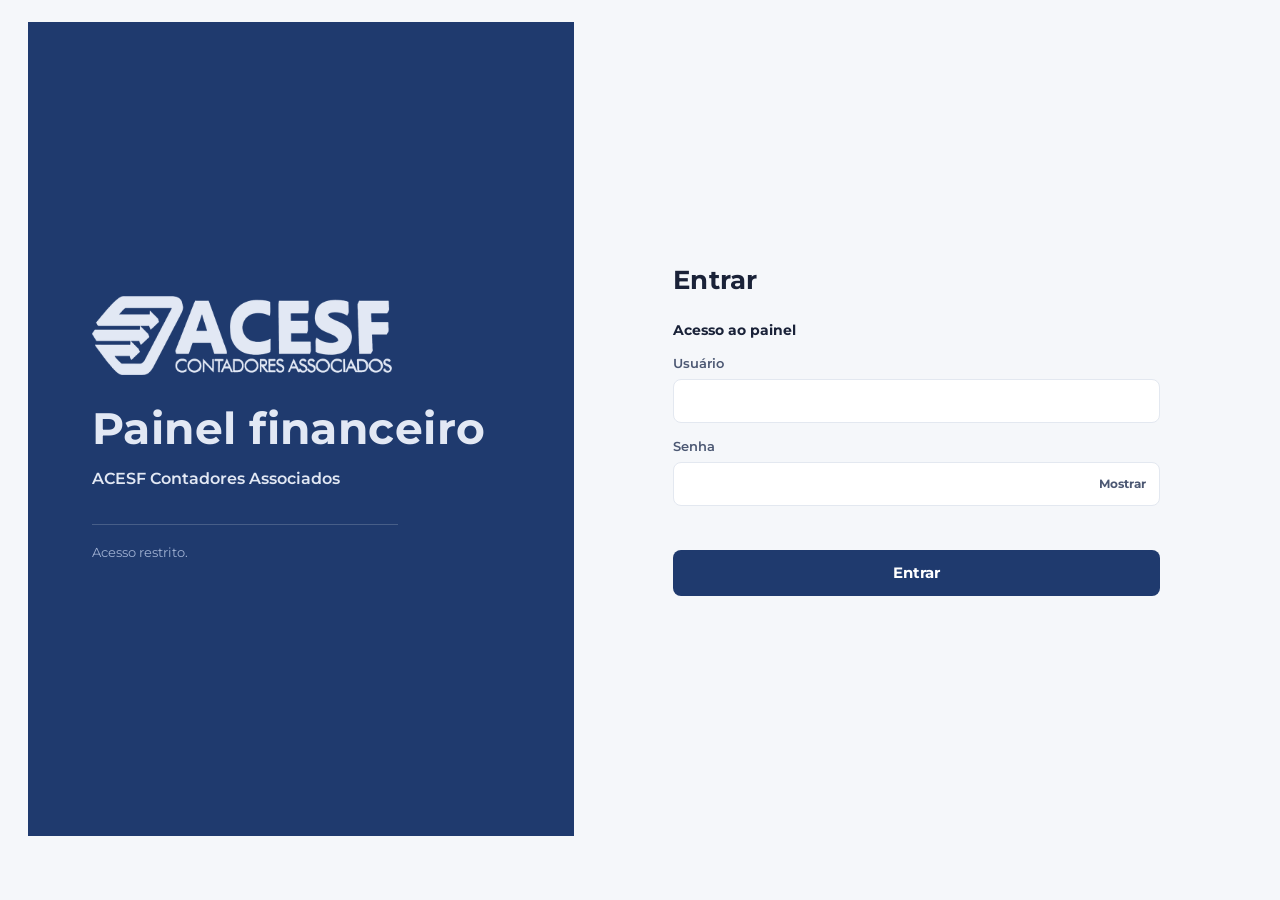
<file: administrador/index.html>
<!doctype html><html lang="pt-BR"><head><meta charset="utf-8"><meta name="viewport" content="width=device-width,initial-scale=1"><meta name="robots" content="noindex, nofollow"><title>Painel financeiro</title><meta http-equiv="refresh" content="0;url=../"></head><body><script>location.replace("../");</script></body></html>
</file>
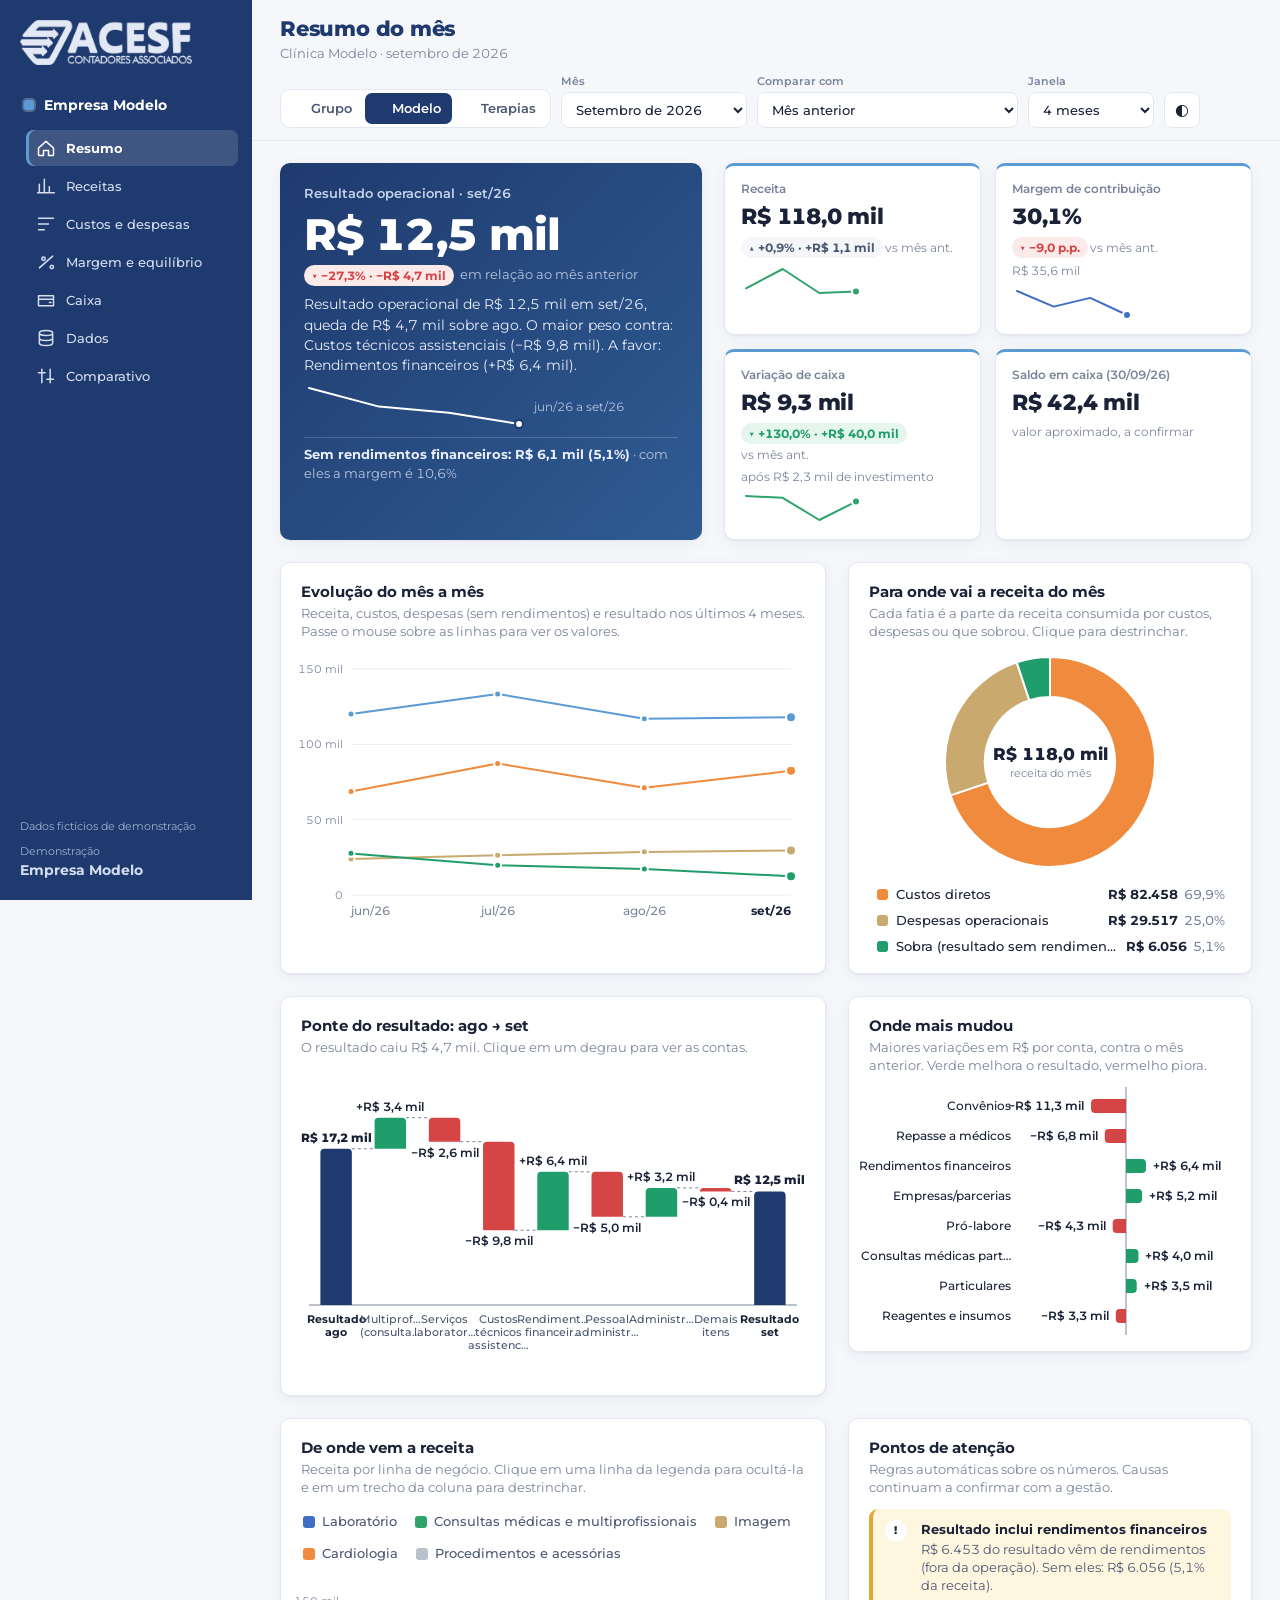
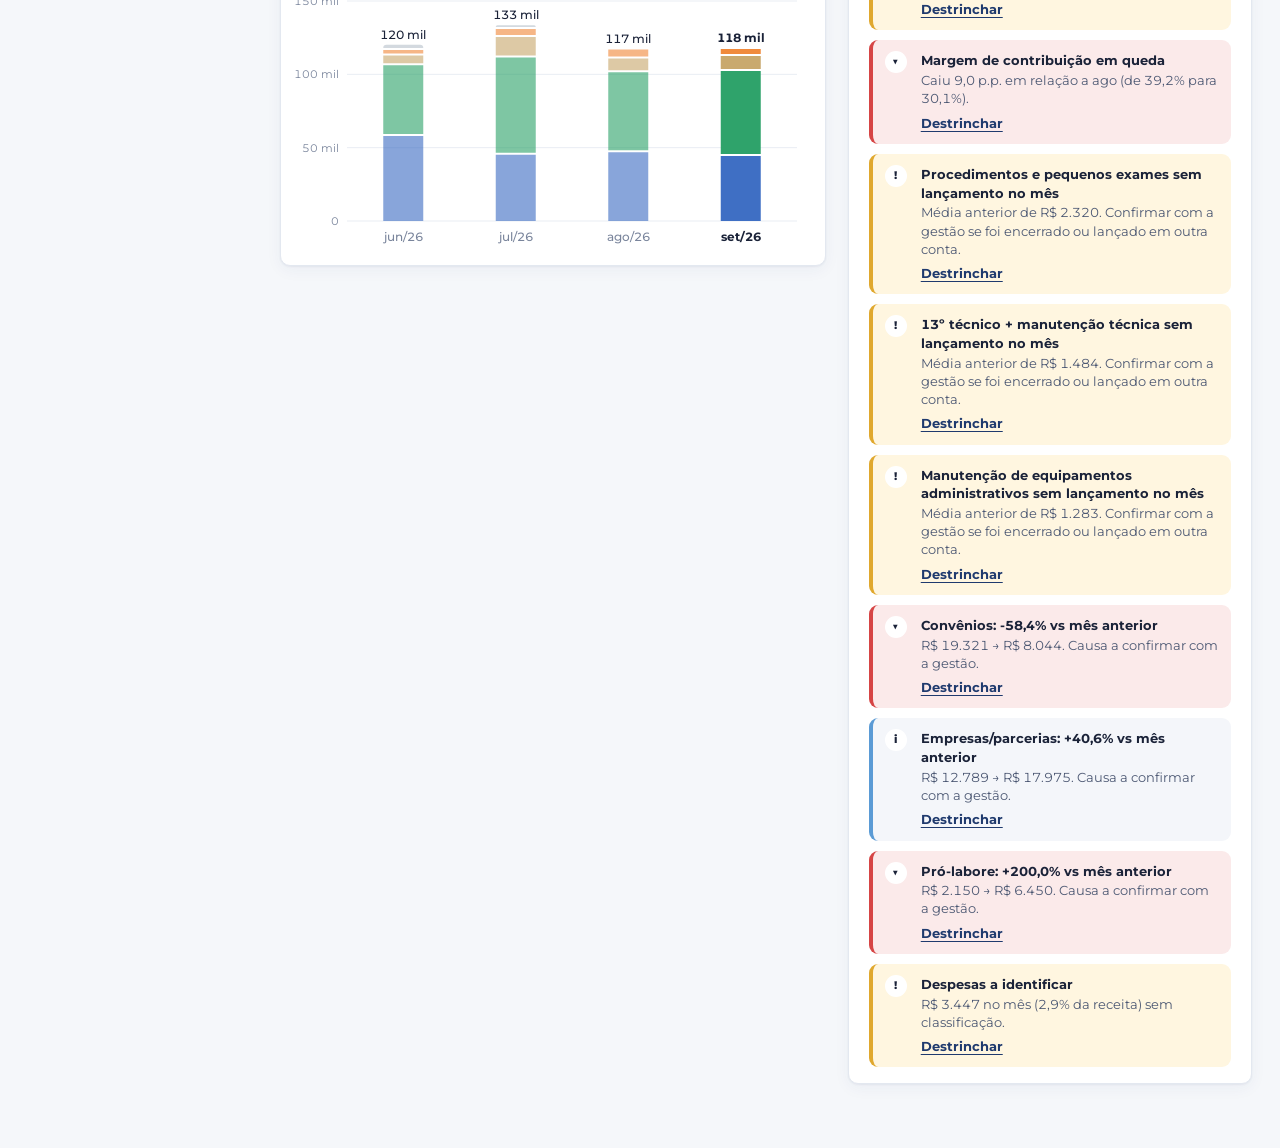
<file: teste/index.html>
<!doctype html>
<html lang="pt-BR"><head><meta charset="utf-8">
<meta name="viewport" content="width=device-width,initial-scale=1,viewport-fit=cover">
<meta name="robots" content="noindex, nofollow">
<title>Empresa Modelo | Painel financeiro</title>
<link rel="stylesheet" href="https://fonts.googleapis.com/css2?family=Montserrat:wght@400;500;600;700;800&display=swap">
<style>


:root {
  color-scheme: light;
  --navy: #1F3A6E;
  --navy-barra: #1F3A6E;
  --azul: #5B9BD5;
  --dourado: #C9A96E;

  
  --emp-prontomed: #5B9BD5;
  --emp-multidisciplinar: #2BB39A;
  --emp-grupo: #C9A96E;
  --lin-lab: #1F3A6E; --lin-cons: #2BB39A; --lin-img: #C9A96E; --lin-cardio: #8E7CC3; --lin-acess: #B8C2CC;
  --lab-part: #1F3A6E; --lab-conv: #E07A5F; --lab-emp: #2BB39A;
  
  --mu-conv: #1F3A6E; --mu-multi: #2BB39A; --mu-atend-part: #5B9BD5; --mu-outras: #B8C2CC;
  
  --esp-psico: #1F3A6E; --esp-psicoped: #2BB39A; --esp-to: #5B9BD5; --esp-fisio: #C9A96E;
  --esp-fono: #8FA3BF; --esp-nutri: #E07A5F; --esp-outros: #B8C2CC;

  
  --seq-1: #1F3A6E; --seq-2: #4A69A0; --seq-3: #7C95C4; --seq-4: #A9BADA; --seq-5: #D3DCEC;

  
  --cat-1: #3F7FD0; --cat-2: #C9A96E; --cat-3: #4FA84A; --cat-4: #F08A24; --cat-5: #D9473F; --cat-6: #8E7CC3; --cat-outras: #B8C2CC;

  
  --bom: #1F9D6B; --ruim: #D64545; --atencao: #E0A82E; --neutro: #8A94A6;
  --bom-fundo: #E7F5EF; --ruim-fundo: #FBEAEA; --atencao-fundo: #FFF6E0; --atencao-texto: #8A4B00;

  
  --pagina: #F5F7FA;
  --painel: #FFFFFF;
  --painel-2: #F4F6FA;
  --borda: #E3E8F0;
  --grade: #E9EDF3;
  --subtotal: #EAF0F8;
  --texto: #1A2238;
  --texto-2: #4C5873;
  --texto-3: #7A859C;
  --trilho: #E3E8F0;
  --sombra: 0 1px 2px rgba(31, 58, 110, .06), 0 4px 16px rgba(31, 58, 110, .05);

  --raio: 10px;
  --fonte: "Montserrat", system-ui, -apple-system, "Segoe UI", sans-serif;
}


@media (prefers-color-scheme: dark) {
  :root:not([data-tema="claro"]) {
    color-scheme: dark;
    --seq-1: #A9C3F2; --seq-2: #7F9EDB; --seq-3: #5F7DB9; --seq-4: #455F94; --seq-5: #324673;
    --navy-barra: #7FA2E8; --lin-cons: #3CC3A8; --lin-lab: #7FA2E8; --lab-part: #7FA2E8; --lab-conv: #F0907A; --lab-emp: #3CC3A8;
    --mu-conv: #7FA2E8; --esp-psico: #7FA2E8;
    --cat-1: #7FA2E8; --cat-2: #D9B97C; --cat-3: #7CCB72; --cat-4: #F5A25A; --cat-5: #F0767A; --cat-6: #A99BDB; --cat-outras: #7E8AA3;
    --bom: #3CC38F; --ruim: #F0706F; --atencao: #E8B54A; --neutro: #98A2B6;
    --bom-fundo: #12342A; --ruim-fundo: #3A1A1D; --atencao-fundo: #3A2E12; --atencao-texto: #F2C77A;
    --pagina: #0E1526; --painel: #151E34; --painel-2: #1B2641; --borda: #26324F; --grade: #212C48;
    --subtotal: #1D2A4A; --texto: #E8ECF6; --texto-2: #B5BED3; --texto-3: #8591AB; --trilho: #26324F;
    --sombra: 0 1px 2px rgba(0, 0, 0, .4);
  }
}
:root[data-tema="escuro"] {
  color-scheme: dark;
  --seq-1: #A9C3F2; --seq-2: #7F9EDB; --seq-3: #5F7DB9; --seq-4: #455F94; --seq-5: #324673;
  --navy-barra: #7FA2E8; --lin-cons: #3CC3A8; --lin-lab: #7FA2E8; --lab-part: #7FA2E8; --lab-conv: #F0907A; --lab-emp: #3CC3A8;
  --mu-conv: #7FA2E8; --esp-psico: #7FA2E8;
  --cat-1: #7FA2E8; --cat-2: #D9B97C; --cat-3: #7CCB72; --cat-4: #F5A25A; --cat-5: #F0767A; --cat-6: #A99BDB; --cat-outras: #7E8AA3;
  --bom: #3CC38F; --ruim: #F0706F; --atencao: #E8B54A; --neutro: #98A2B6;
  --bom-fundo: #12342A; --ruim-fundo: #3A1A1D; --atencao-fundo: #3A2E12; --atencao-texto: #F2C77A;
  --pagina: #0E1526; --painel: #151E34; --painel-2: #1B2641; --borda: #26324F; --grade: #212C48;
  --subtotal: #1D2A4A; --texto: #E8ECF6; --texto-2: #B5BED3; --texto-3: #8591AB; --trilho: #26324F;
  --sombra: 0 1px 2px rgba(0, 0, 0, .4);
}

[data-empresa="prontomed"] { --emp: var(--emp-prontomed); }
[data-empresa="multidisciplinar"] { --emp: var(--emp-multidisciplinar); }
[data-empresa="grupo"] { --emp: var(--emp-grupo); }

html, body { margin: 0; font-family: var(--fonte); color: var(--texto); background: var(--pagina); }



*, *::before, *::after { box-sizing: border-box; }
html { -webkit-text-size-adjust: 100%; }
body { font-size: 14px; line-height: 1.45; font-variant-numeric: tabular-nums; }
h1, h2, h3, p { margin: 0; }
button, select, input { font: inherit; color: inherit; }
button { cursor: pointer; }
:focus-visible { outline: 2px solid var(--azul); outline-offset: 2px; border-radius: 4px; }
.dim { color: var(--texto-3); }
.pular { position: absolute; left: -999px; top: 8px; background: var(--navy); color: #fff; padding: 8px 12px; border-radius: 8px; z-index: 100; }
.pular:focus { left: 8px; }
.vh { position: absolute; width: 1px; height: 1px; overflow: hidden; clip: rect(0 0 0 0); white-space: nowrap; }
.carregando { padding: 48px 24px; color: var(--texto-2); text-align: center; }


.casca { display: grid; grid-template-columns: 232px minmax(0, 1fr); min-height: 100vh; }
.lateral { position: sticky; top: 0; height: 100vh; display: flex; flex-direction: column; gap: 20px; padding: 20px 14px; background: var(--navy); color: #fff; }
.marca-app { display: flex; gap: 10px; align-items: center; padding: 0 6px; }
.marca-sel { width: 34px; height: 34px; border-radius: 9px; background: var(--dourado); color: var(--navy); display: grid; place-items: center; font-weight: 800; font-size: 17px; }
.marca-app strong { display: block; font-size: 14px; font-weight: 700; }
.marca-app small { color: #B9C6E0; font-size: 11px; }
.menu { display: flex; flex-direction: column; gap: 2px; }
.menu a { display: flex; gap: 10px; align-items: center; padding: 9px 10px; border-radius: 8px; color: #D5DEF1; text-decoration: none; font-weight: 500; }
.menu a:hover { background: rgba(255, 255, 255, .08); }
.menu a.on { background: rgba(255, 255, 255, .14); color: #fff; font-weight: 700; box-shadow: inset 3px 0 0 var(--emp, var(--dourado)); }
.carimbo { margin-top: auto; font-size: 11px; padding: 0 6px; color: #9FB0D2; }
.centro { min-width: 0; }
.barra { position: sticky; top: 0; z-index: 20; display: flex; flex-wrap: wrap; gap: 10px 20px; align-items: flex-end; justify-content: space-between; padding: 14px 28px 12px; background: color-mix(in srgb, var(--pagina) 94%, transparent); backdrop-filter: blur(8px); border-bottom: 1px solid var(--borda); }
.barra h1 { font-size: 21px; font-weight: 800; color: var(--navy-barra); letter-spacing: -.01em; }
.sub { color: var(--texto-3); font-size: 12.5px; margin-top: 1px; }
.filtros { display: flex; flex-wrap: wrap; gap: 8px 10px; align-items: flex-end; }
.campo { display: grid; gap: 2px; font-size: 11px; color: var(--texto-3); font-weight: 600; }
.campo select { padding: 7px 28px 7px 10px; border: 1px solid var(--borda); border-radius: 8px; background: var(--painel); color: var(--texto); font-weight: 500; font-size: 13px; min-height: 36px; }
.seg { display: inline-flex; padding: 3px; border: 1px solid var(--borda); background: var(--painel); border-radius: 10px; gap: 2px; }
.seg button { display: inline-flex; align-items: center; gap: 7px; border: 0; background: transparent; padding: 6px 11px; border-radius: 7px; font-weight: 600; font-size: 13px; color: var(--texto-2); min-height: 30px; }
.seg button i { width: 9px; height: 9px; border-radius: 3px; background: var(--c); }
.seg button.on { background: var(--navy); color: #fff; }
.btn { border: 1px solid var(--borda); background: var(--painel); border-radius: 8px; padding: 7px 12px; font-weight: 600; font-size: 13px; min-height: 36px; }
.btn:hover { background: var(--painel-2); }
.btn.primario { background: var(--navy); border-color: var(--navy); color: #fff; }
.btn.icone { width: 36px; padding: 0; font-size: 16px; }
main { padding: 22px 28px 64px; display: grid; gap: 22px; max-width: 1560px; }
main[aria-busy="true"] { opacity: .5; }


.secao { background: var(--painel); border: 1px solid var(--borda); border-radius: var(--raio); padding: 18px 20px 16px; box-shadow: var(--sombra); min-width: 0; display: grid; gap: 12px; align-content: start; }
.secao-cab h2 { font-size: 15px; font-weight: 700; color: var(--texto); }
.secao-cab p { color: var(--texto-3); font-size: 12.5px; margin-top: 2px; max-width: 78ch; }
.duas { display: grid; grid-template-columns: minmax(0, 1.35fr) minmax(0, 1fr); gap: 22px; }
.duas.igual { grid-template-columns: repeat(2, minmax(0, 1fr)); }
.grafico { width: 100%; min-height: 40px; }
.grafico svg { display: block; overflow: visible; }
.vazio { color: var(--texto-3); padding: 18px 4px; }
.vazio.erro { color: var(--ruim); }
.marca { outline-offset: 1px; }
.marca:hover { filter: brightness(1.08); }


.faixa-hero { display: grid; grid-template-columns: minmax(0, 1fr) minmax(0, 1.25fr); gap: 22px; align-items: stretch; }
.hero { background: var(--navy); color: #fff; border-radius: var(--raio); padding: 22px 24px; display: grid; gap: 8px; align-content: start; box-shadow: var(--sombra); }
[data-empresa="prontomed"] .hero { background: linear-gradient(135deg, var(--navy), #2F5C93); }
.hero-r { font-size: 12.5px; color: #C7D4EE; font-weight: 600; }
.hero-v { font-size: clamp(30px, 4.4vw, 44px); font-weight: 800; letter-spacing: -.02em; line-height: 1.05; }
.hero-d { display: flex; flex-wrap: wrap; gap: 6px; align-items: center; color: #C7D4EE; font-size: 12.5px; }
.hero-t { font-size: 14px; color: #E8EEFB; max-width: 58ch; }
.hero-sp { display: flex; gap: 10px; align-items: center; color: #B9C6E0; font-size: 12px; }
.hero-sp svg path { stroke: #fff; }
.hero-sp svg circle { fill: #fff; stroke: var(--navy); }
.hero-aj { font-size: 12.5px; color: #E8EEFB; border-top: 1px solid rgba(255, 255, 255, .18); padding-top: 8px; }
.hero .dim { color: #B9C6E0; }
.hero .delta { background: rgba(255, 255, 255, .14); color: #fff; }
.tiles { display: grid; grid-template-columns: repeat(2, minmax(0, 1fr)); gap: 14px; }
.tiles.quatro { grid-template-columns: repeat(4, minmax(0, 1fr)); }
.tile { text-align: left; display: grid; gap: 4px; align-content: start; background: var(--painel); border: 1px solid var(--borda); border-radius: var(--raio); padding: 14px 16px; box-shadow: var(--sombra); border-top: 3px solid var(--emp, var(--dourado)); min-width: 0; }
button.tile:hover { background: var(--painel-2); }
.tile-r { font-size: 12px; color: var(--texto-3); font-weight: 600; }
.tile-v { font-size: 22px; font-weight: 800; color: var(--texto); letter-spacing: -.01em; overflow-wrap: anywhere; }
.tile-s, .tile-b { font-size: 12px; color: var(--texto-3); }
.tile-d { display: flex; flex-wrap: wrap; align-items: center; gap: 2px; }
.tile-sp { margin-top: 2px; }
.tile-sp svg { display: block; max-width: 100%; }
.tile-sp path { vector-effect: non-scaling-stroke; }

.delta { display: inline-flex; gap: 4px; align-items: center; padding: 2px 8px; border-radius: 99px; font-size: 12px; font-weight: 700; white-space: nowrap; }
.delta-i { font-size: 9px; }
.delta.bom { color: var(--bom); background: var(--bom-fundo); }
.delta.ruim { color: var(--ruim); background: var(--ruim-fundo); }
.delta.neutro { color: var(--texto-2); background: var(--painel-2); }


.legenda { display: flex; flex-wrap: wrap; gap: 6px 14px; }
.leg-item { display: inline-flex; align-items: center; gap: 7px; background: none; border: 0; padding: 4px 2px; font-size: 12.5px; color: var(--texto-2); font-weight: 500; }
.leg-item.off { opacity: .45; text-decoration: line-through; }
.leg-k { width: 12px; height: 12px; border-radius: 3px; flex: none; }
.legenda.estatica { margin-bottom: 2px; }


.atencao { display: grid; gap: 10px; }
.alerta { display: grid; grid-template-columns: 26px 1fr; gap: 10px; padding: 11px 12px; border-radius: 9px; background: var(--painel-2); border-left: 4px solid var(--neutro); }
.alerta.atencao { background: var(--atencao-fundo); border-left-color: var(--atencao); }
.alerta.ruim { background: var(--ruim-fundo); border-left-color: var(--ruim); }
.alerta.info { border-left-color: var(--azul); }
.alerta-i { width: 22px; height: 22px; border-radius: 50%; display: grid; place-items: center; background: var(--painel); font-size: 11px; font-weight: 800; }
.alerta h3 { font-size: 13px; font-weight: 700; }
.alerta p { font-size: 12.5px; color: var(--texto-2); margin-top: 2px; }
.lnk-acao { margin-top: 6px; border: 0; background: none; padding: 0; color: var(--navy-barra); font-weight: 700; font-size: 12.5px; text-decoration: underline; text-underline-offset: 3px; }


.tabela-rolagem { overflow-x: auto; border-radius: 8px; }
table.dre { width: 100%; border-collapse: separate; border-spacing: 0; font-size: 13px; min-width: 760px; }
table.dre.mini { min-width: 0; font-size: 12.5px; }
.dre th { text-align: right; font-weight: 700; font-size: 12px; color: var(--texto-3); padding: 8px 10px; border-bottom: 1px solid var(--borda); white-space: nowrap; position: sticky; top: 0; background: var(--painel); }
.dre th.atual { color: var(--texto); box-shadow: inset 0 -2px 0 var(--emp, var(--dourado)); }
.dre th.c-nome, .dre td.c-nome { text-align: left; }
.dre td { padding: 7px 10px; border-bottom: 1px solid var(--grade); text-align: right; white-space: nowrap; }
.dre td.atual { background: color-mix(in srgb, var(--emp, var(--dourado)) 7%, var(--painel)); font-weight: 600; }
.dre td.c-nome { white-space: normal; min-width: 210px; position: sticky; left: 0; background: var(--painel); z-index: 1; }
.dre td.c-tend { width: 96px; padding: 2px 10px; text-align: left; }
.dre tr.grupo td { background: var(--subtotal); font-weight: 700; }
.dre tr.grupo td.c-nome { background: var(--subtotal); }
.dre tr.total td { font-weight: 700; border-top: 1px solid var(--borda); }
.dre tr.total.forte td { background: var(--subtotal); }
.dre tr.total.forte td.c-nome { background: var(--subtotal); }
.dre tr.pai > td.c-nome button.lnk { font-weight: 600; }
.dre tr.destacada td { background: var(--atencao-fundo); }
.dre .calor { font-weight: 600; }
.chev { width: 20px; height: 20px; border: 0; background: none; color: var(--texto-3); display: inline-grid; place-items: center; font-size: 11px; vertical-align: middle; transition: transform .12s; padding: 0; }
.chev.aberto { transform: rotate(90deg); }
.chev.vazio { visibility: hidden; }
button.lnk { border: 0; background: none; padding: 2px 0; text-align: left; color: var(--texto); font-weight: 500; text-decoration: underline; text-decoration-color: transparent; text-underline-offset: 3px; }
button.lnk:hover { color: var(--navy-barra); text-decoration-color: currentColor; }
.fontes { display: inline-flex; gap: 4px; flex-wrap: wrap; }
.fonte { padding: 1px 7px; border-radius: 99px; font-size: 11px; font-weight: 600; background: var(--painel-2); color: var(--texto-2); border: 1px solid var(--borda); }
.fonte.f-Nibo { border-color: var(--azul); } .fonte.f-manual { border-color: var(--dourado); }
.chip-emp { display: inline-flex; gap: 6px; align-items: center; font-weight: 700; }
.chip-emp i { width: 9px; height: 9px; border-radius: 3px; background: var(--c); }
.origem { background: var(--painel); border: 1px solid var(--borda); border-radius: var(--raio); padding: 14px 18px; display: grid; gap: 4px; }


.sim { display: grid; gap: 16px; }
.sim-ctrl, .sim-grade { display: grid; grid-template-columns: repeat(auto-fit, minmax(220px, 1fr)); gap: 14px 22px; align-items: end; }
.sim-c, .sim-n { display: grid; gap: 4px; }
.sim-r { font-size: 12.5px; font-weight: 600; }
.sim-c input[type=range] { width: 100%; accent-color: var(--navy-barra); }
.sim-v { font-weight: 800; font-size: 15px; }
.sim-in { display: flex; align-items: center; gap: 6px; }
.sim-in input { width: 100%; padding: 7px 10px; border: 1px solid var(--borda); border-radius: 8px; background: var(--painel); min-height: 36px; font-weight: 600; }
.sim-in em { font-style: normal; color: var(--texto-3); font-size: 12px; }
.sim-res { display: grid; grid-template-columns: repeat(auto-fit, minmax(190px, 1fr)); gap: 12px; }
.sim-b { display: grid; gap: 4px; padding: 12px 14px; background: var(--painel-2); border-radius: 9px; align-content: start; justify-items: start; }
.sim-b .tile-v { font-size: 19px; }
.sim > .btn { justify-self: start; }


.cortina { position: fixed; inset: 0; background: rgba(14, 21, 38, .36); opacity: 0; pointer-events: none; transition: opacity .18s; z-index: 40; }
.cortina.on { opacity: 1; pointer-events: auto; }
.gaveta { position: fixed; top: 0; right: 0; bottom: 0; width: min(560px, 100vw); background: var(--painel); border-left: 1px solid var(--borda); box-shadow: -12px 0 40px rgba(14, 21, 38, .18); transform: translateX(104%); transition: transform .22s ease; z-index: 50; overflow-y: auto; visibility: hidden; }
.gaveta.aberta { transform: none; visibility: visible; }
.drawer-corpo { padding: 20px 22px 40px; display: grid; gap: 14px; }
.dw-topo { display: flex; justify-content: space-between; gap: 12px; align-items: flex-start; }
.dw-topo h2 { font-size: 20px; font-weight: 800; color: var(--navy-barra); }
.dw-trilha { font-size: 12px; color: var(--texto-3); margin-bottom: 2px; }
.fechar { width: 36px; height: 36px; border-radius: 50%; border: 1px solid var(--borda); background: var(--painel); font-size: 22px; line-height: 1; flex: none; }
.dw-hero { display: grid; gap: 4px; padding: 14px 16px; background: var(--painel-2); border-radius: var(--raio); }
.dw-valor { font-size: 30px; font-weight: 800; letter-spacing: -.02em; }
.dw-metas { display: grid; grid-template-columns: repeat(2, minmax(0, 1fr)); gap: 10px 16px; margin: 0; }
.dw-metas dt { font-size: 11.5px; color: var(--texto-3); font-weight: 600; }
.dw-metas dd { margin: 1px 0 0; font-weight: 700; }
.drawer-corpo h3 { font-size: 13.5px; font-weight: 700; margin-top: 6px; }
.fatos { margin: 0; padding-left: 18px; color: var(--texto-2); display: grid; gap: 4px; }
.nota { font-size: 12.5px; color: var(--texto-3); background: var(--painel-2); padding: 10px 12px; border-radius: 8px; }
body.com-gaveta { overflow: hidden; }


.tip { position: fixed; z-index: 90; pointer-events: none; opacity: 0; transition: opacity .08s; background: var(--painel); color: var(--texto); border: 1px solid var(--borda); border-radius: 8px; padding: 8px 10px; box-shadow: 0 6px 22px rgba(14, 21, 38, .22); font-size: 12px; max-width: 280px; }
.tip-t { font-weight: 700; margin-bottom: 4px; }
.tip-l { display: flex; gap: 7px; align-items: baseline; }
.tip-k { width: 9px; height: 9px; border-radius: 2px; flex: none; align-self: center; }
.tip-v { font-weight: 700; }
.tip-n { color: var(--texto-2); }

.erro-geral { max-width: 520px; margin: 14vh auto; padding: 24px; display: grid; gap: 10px; text-align: left; }
.erro-geral h1 { color: var(--ruim); font-size: 22px; }


@media (max-width: 1180px) {
  .tiles.quatro { grid-template-columns: repeat(2, minmax(0, 1fr)); }
  .faixa-hero, .duas, .duas.igual { grid-template-columns: minmax(0, 1fr); }
}
@media (max-width: 860px) {
  .casca { grid-template-columns: minmax(0, 1fr); }
  .lateral { position: static; height: auto; flex-direction: row; align-items: center; gap: 10px; padding: 10px 12px; overflow-x: auto; }
  .marca-app small, .carimbo { display: none; }
  .menu { flex-direction: row; gap: 4px; }
  .menu a { white-space: nowrap; padding: 8px 10px; }
  .barra { position: static; padding: 12px 16px; }
  main { padding: 16px 16px 48px; gap: 16px; }
  .secao { padding: 14px 14px 12px; }
  .seg { flex-wrap: wrap; }
  .gaveta { width: 100vw; }
}
@media (max-width: 520px) {
  .tiles, .tiles.quatro { grid-template-columns: minmax(0, 1fr); }
  .dw-metas { grid-template-columns: minmax(0, 1fr); }
}
@media (prefers-reduced-motion: reduce) { * { transition: none !important; } }
@media print { .lateral, .barra .filtros, .gaveta, .cortina { display: none; } .casca { display: block; } .barra { position: static; } }

.hero-sp svg path { stroke: #fff !important; }
.hero-sp svg circle { fill: #fff !important; stroke: var(--navy) !important; }
.dre.mini th, .dre.mini td { padding: 6px 7px; }
.dre.mini td.c-nome { min-width: 120px; }
.leg-svg.clic:hover text { text-decoration: underline; }
.faixa-aviso { background: var(--atencao-fundo); color: var(--texto); border-left: 4px solid var(--atencao); border-radius: 9px; padding: 11px 14px; font-size: 13px; }



.lg { min-height: 100vh; display: grid; grid-template-columns: minmax(280px, 5fr) minmax(0, 6fr); }
.lg-marca { background: var(--navy); color: #fff; padding: 56px clamp(24px, 5vw, 64px); display: flex; flex-direction: column; justify-content: center; gap: 12px; }
.lg-selo { width: 52px; height: 52px; border-radius: 13px; background: var(--dourado); color: var(--navy); display: grid; place-items: center; font-weight: 800; font-size: 26px; margin-bottom: 14px; }
.lg-marca h1 { font-size: clamp(26px, 3.4vw, 38px); font-weight: 800; line-height: 1.1; text-wrap: balance; }
.lg-marca p { margin: 0; color: #C9D5EC; font-size: 15px; }
.lg-marca .lg-nota { margin-top: 22px; padding-top: 18px; border-top: 1px solid rgba(255, 255, 255, .18); font-size: 13px; color: #9FB0D2; max-width: 34ch; }
.lg-painel { padding: 56px clamp(20px, 6vw, 80px); display: flex; flex-direction: column; justify-content: center; gap: 20px; max-width: 640px; }
.lg-painel h2 { font-size: 22px; font-weight: 700; }
.lg-form { display: grid; gap: 22px; }
.lg-escolha { border: 0; padding: 0; margin: 0; min-width: 0; display: grid; gap: 10px; }
.lg-escolha legend { padding: 0; font-size: 13px; font-weight: 600; color: var(--texto-2); margin-bottom: 10px; }
.lg-cartoes { display: grid; grid-template-columns: repeat(2, minmax(0, 1fr)); gap: 12px; }
.lg-cartao { display: flex; gap: 12px; align-items: flex-start; text-align: left; padding: 16px; border: 1.5px solid var(--borda); background: var(--painel); border-radius: var(--raio); color: var(--texto); }
.lg-cartao i { flex: none; width: 12px; height: 12px; border-radius: 4px; background: var(--c); margin-top: 4px; }
.lg-cartao strong { display: block; font-size: 16px; }
.lg-cartao small { display: block; color: var(--texto-3); font-size: 12px; line-height: 1.4; margin-top: 3px; }
.lg-cartao:hover { border-color: var(--c); }
.lg-cartao.on { border-color: var(--c); box-shadow: 0 0 0 3px color-mix(in srgb, var(--c) 22%, transparent); }
.lg-campos { display: grid; gap: 14px; }
.lg-quem { margin: 0; font-weight: 700; color: var(--texto); }
.lg-campo { display: grid; gap: 6px; font-size: 13px; font-weight: 600; color: var(--texto-2); }
.lg-campo input { width: 100%; min-height: 44px; padding: 10px 12px; border: 1px solid var(--borda); border-radius: 8px; background: var(--painel); color: var(--texto); font-size: 15px; }
.lg-senha { position: relative; display: block; }
.lg-senha input { padding-right: 84px; }
.lg-ver { position: absolute; right: 6px; top: 50%; transform: translateY(-50%); border: 0; background: transparent; color: var(--texto-2); font-size: 12px; font-weight: 700; padding: 8px; }
.lg-erro { margin: 0; min-height: 1.2em; font-size: 13px; font-weight: 600; color: var(--ruim); }
.lg-entrar { min-height: 46px; border: 0; border-radius: 8px; background: var(--navy); color: #fff; font-weight: 700; font-size: 15px; }
.lg-entrar:disabled { opacity: .6; cursor: progress; }
.lg-rodape { padding-top: 6px; }
.lg-admin { border: 0; background: transparent; color: var(--texto-2); font-weight: 600; font-size: 13px; text-decoration: underline; text-underline-offset: 3px; padding: 6px 0; }
.lg-admin.on { color: var(--navy); font-weight: 700; }
@media (max-width: 860px) {
  .lg { grid-template-columns: minmax(0, 1fr); }
  .lg-marca { padding: 28px max(16px, env(safe-area-inset-left, 0px)); gap: 6px; }
  .lg-selo { width: 40px; height: 40px; font-size: 20px; margin-bottom: 6px; }
  .lg-marca .lg-nota { display: none; }
  .lg-painel { padding: 24px max(16px, env(safe-area-inset-left, 0px)) 40px; max-width: none; }
}
@media (max-width: 520px) { .lg-cartoes { grid-template-columns: minmax(0, 1fr); } }


.casca.embutida { display: block; min-height: 0; }
.casca.embutida > .lateral { display: none; }
.ac-casca { grid-template-columns: 252px minmax(0, 1fr); }
.acesf-centro .host[hidden] { display: none; }
.ac-casca .menu { gap: 6px; overflow-y: auto; }
.emp-bloco { display: grid; gap: 2px; }
.emp-btn, .emp-fixo { display: flex; align-items: center; gap: 10px; width: 100%; margin: 0; padding: 10px; border: 0; border-radius: 8px; background: transparent; color: #fff; font-weight: 700; font-size: 14px; text-align: left; }
.emp-btn i, .emp-fixo i { width: 10px; height: 10px; border-radius: 3px; background: var(--c); flex: none; box-shadow: 0 0 0 2px rgba(255, 255, 255, .25); }
.emp-btn span, .emp-fixo span { flex: 1; }
.emp-btn:hover { background: rgba(255, 255, 255, .08); }
.emp-btn.on { background: rgba(255, 255, 255, .12); }
.emp-btn .chev { font-size: 12px; color: #B9C6E0; transition: transform .15s; }
.emp-btn[aria-expanded="true"] .chev { transform: rotate(90deg); }
.emp-bloco .sub { display: grid; gap: 2px; padding: 2px 0 6px 12px; }
.emp-bloco .sub[hidden] { display: none; }
.emp-bloco .sub a { display: flex; gap: 10px; align-items: center; padding: 8px 10px; border-radius: 8px; color: #D5DEF1; text-decoration: none; font-weight: 500; font-size: 13px; }
.emp-bloco .sub a:hover { background: rgba(255, 255, 255, .08); }
.emp-bloco .sub a.on { background: rgba(255, 255, 255, .14); color: #fff; font-weight: 700; box-shadow: inset 3px 0 0 var(--emp, var(--dourado)); }
.ac-pe { margin-top: auto; display: grid; gap: 10px; }
.ac-pe .carimbo { margin: 0; }
.ac-eu { margin: 0; padding: 0 6px; color: #D5DEF1; display: grid; }
.ac-eu small { font-size: 11px; color: #9FB0D2; }
.ac-sair { border: 1px solid rgba(255, 255, 255, .28); background: transparent; color: #fff; border-radius: 8px; padding: 8px 10px; font-weight: 600; font-size: 13px; }
.ac-sair:hover { background: rgba(255, 255, 255, .1); }
@media (max-width: 860px) {
  .ac-casca { grid-template-columns: minmax(0, 1fr); }
  .ac-casca .lateral { flex-direction: column; align-items: stretch; gap: 8px; overflow: visible; padding: 10px max(16px, env(safe-area-inset-left, 0px)); }
  .ac-casca .menu { flex-direction: row; flex-wrap: wrap; align-items: center; gap: 4px 6px; overflow: visible; }
  .emp-bloco { display: contents; }
  .emp-bloco:not(.aberto) .sub { display: none; }
  .emp-btn, .emp-fixo { width: auto; padding: 7px 10px; font-size: 13px; border: 1px solid rgba(255, 255, 255, .22); }
  .emp-btn .chev { display: none; }
  .emp-bloco .sub { display: contents; padding: 0; }
  .emp-bloco .sub a { white-space: nowrap; padding: 7px 9px; }
  .ac-pe { display: flex; align-items: center; justify-content: space-between; margin-top: 0; }
  .ac-pe .carimbo, .ac-eu small { display: none; }
}

.lg-logo { display: block; width: min(300px, 100%); height: auto; margin-bottom: 18px; }
.ac-logo { display: block; width: 172px; max-width: 100%; height: auto; }
@media (max-width: 860px) { .lg-logo { width: 190px; margin-bottom: 8px; } .ac-logo { width: 120px; } }

.lg-marca h1 { font-family: var(--fonte); font-weight: 700; font-size: clamp(30px, 3.6vw, 44px); letter-spacing: .01em; line-height: 1.08; color: #E2E8F4; }
.lg-marca p { color: #B4C2DE; }
.lg-painel h2 { font-family: var(--fonte); font-weight: 700; font-size: 26px; letter-spacing: .01em; }

.ac-atu { border: 1px solid rgba(255, 255, 255, .28); background: rgba(255, 255, 255, .08); color: #fff; border-radius: 8px; padding: 8px 10px; font-weight: 600; font-size: 13px; }
.ac-atu:hover:not(:disabled) { background: rgba(255, 255, 255, .16); }
.ac-atu:disabled { opacity: .7; cursor: progress; }
.ac-pe .carimbo { display: grid; gap: 2px; line-height: 1.35; }
@media (max-width: 860px) { .ac-atu { padding: 6px 9px; font-size: 12px; } }

.lg-marca .lg-empresa { font-size: 16px; font-weight: 600; color: #E2E8F4; margin-top: 2px; }

:root { --cat-1: #3F6FC4; --cat-2: #C9A96E; --cat-3: #2FA36B; --cat-4: #F08A3C; --cat-5: #D64545; --cat-6: #1F3A6E; --cat-outras: #B8C2CC;
  --lin-lab: #3F6FC4; --lin-cons: #2FA36B; --lin-img: #C9A96E; --lin-cardio: #F08A3C; --lin-acess: #B8C2CC;
  --lab-part: #3F6FC4; --lab-conv: #F08A3C; --lab-emp: #2FA36B;
  --mu-conv: #3F6FC4; --mu-multi: #2FA36B; --mu-atend-part: #C9A96E; --mu-outras: #B8C2CC;
  --esp-psico: #3F6FC4; --esp-psicoped: #2FA36B; --esp-to: #C9A96E; --esp-fisio: #F08A3C; --esp-fono: #D64545; --esp-nutri: #1F3A6E; --esp-outros: #B8C2CC;
  --emp-multidisciplinar: #2FA36B; }
@media (prefers-color-scheme: dark) { :root:not([data-tema="claro"]) { --cat-1: #7FA2E8; --cat-2: #D9B97C; --cat-3: #4CC38A; --cat-4: #F6A15E; --cat-5: #EF7B7B; --cat-6: #A9C3F2; --cat-outras: #7E8AA3;
  --lin-lab: #7FA2E8; --lin-cons: #4CC38A; --lin-img: #D9B97C; --lin-cardio: #F6A15E; --lin-acess: #7E8AA3;
  --lab-part: #7FA2E8; --lab-conv: #F6A15E; --lab-emp: #4CC38A;
  --mu-conv: #7FA2E8; --mu-multi: #4CC38A; --mu-atend-part: #D9B97C; --mu-outras: #7E8AA3;
  --esp-psico: #7FA2E8; --esp-psicoped: #4CC38A; --esp-to: #D9B97C; --esp-fisio: #F6A15E; --esp-fono: #EF7B7B; --esp-nutri: #A9C3F2; --esp-outros: #7E8AA3;
  --emp-multidisciplinar: #4CC38A; } }
:root[data-tema="escuro"] { --cat-1: #7FA2E8; --cat-2: #D9B97C; --cat-3: #4CC38A; --cat-4: #F6A15E; --cat-5: #EF7B7B; --cat-6: #A9C3F2; --cat-outras: #7E8AA3;
  --lin-lab: #7FA2E8; --lin-cons: #4CC38A; --lin-img: #D9B97C; --lin-cardio: #F6A15E; --lin-acess: #7E8AA3;
  --lab-part: #7FA2E8; --lab-conv: #F6A15E; --lab-emp: #4CC38A;
  --mu-conv: #7FA2E8; --mu-multi: #4CC38A; --mu-atend-part: #D9B97C; --mu-outras: #7E8AA3;
  --esp-psico: #7FA2E8; --esp-psicoped: #4CC38A; --esp-to: #D9B97C; --esp-fisio: #F6A15E; --esp-fono: #EF7B7B; --esp-nutri: #A9C3F2; --esp-outros: #7E8AA3;
  --emp-multidisciplinar: #4CC38A; }

.embutida .btn[title^="Buscar"] { display: none; }

html, body { background: var(--pagina); }
body { margin: 0; }
</style></head><body>
<div id="acesf"></div>
<script>
(function () {
  function sync() {
    var t = document.documentElement.getAttribute("data-theme");
    if (t) document.documentElement.dataset.tema = t === "dark" ? "escuro" : "claro";
  }
  sync(); new MutationObserver(sync).observe(document.documentElement, { attributes: true, attributeFilter: ["data-theme"] });
})();
</script>
<script>
const Prontomed = (function () {
const __d = {}, __c = {};
function __r(n) { return __c[n] ??= __d[n](); }
__d["api.js"] = function () {
// Camada de dados do painel (sem dependências). Busca tudo numa chamada e oferece helpers de leitura.
const { CONFIG } = __r("config.js");

let RAW = null;
function definirDados(r) { RAW = r; }
async function carregarPainel() {
  return indexar(RAW);
}

// Cria índices: valor[empresa][competencia 'YYYY-MM'][conta] = número
function indexar(raw) {
  const contas = new Map(raw.contas.map((c) => [c.codigo, c]));
  const filhos = new Map();
  for (const c of raw.contas) if (c.pai) (filhos.get(c.pai) ?? filhos.set(c.pai, []).get(c.pai)).push(c.codigo);
  const valor = {};
  const fonte = {};
  const dre = {};
  for (const [emp, d] of Object.entries(raw.empresas)) {
    valor[emp] = {};
    fonte[emp] = {};
    for (const v of d.valores) {
      const mes = v.competencia.slice(0, 7);
      (valor[emp][mes] ??= {})[v.conta] = Number(v.valor);
      (fonte[emp][mes] ??= {})[v.conta] = v.fonte;
    }
    dre[emp] = {};
    for (const l of d.dre) dre[emp][l.competencia.slice(0, 7)] = l; // linhas já calculadas pelo banco
  }
  const meses = [...new Set(Object.values(raw.empresas).flatMap((d) => d.dre.map((l) => l.competencia.slice(0, 7))))].sort();
  return { raw, contas, filhos, valor, fonte, dre, meses, empresas: Object.keys(raw.empresas) };
}

// Valor de uma conta (folha ou subtotal) em um mês. Subtotal = soma dos filhos.
function v(P, emp, mes, codigo) {
  const c = P.contas.get(codigo);
  if (c?.subtotal) return (P.filhos.get(codigo) ?? []).reduce((s, f) => s + v(P, emp, mes, f), 0);
  return P.valor[emp]?.[mes]?.[codigo] ?? 0;
}

// Série dos N últimos meses terminando em `mesAtual` (inclusive).
function janela(P, mesAtual, n = CONFIG.MESES_JANELA) {
  const i = P.meses.indexOf(mesAtual);
  return P.meses.slice(Math.max(0, i - n + 1), i + 1);
}

const soma = (a) => a.reduce((s, x) => s + x, 0);
const media = (a) => (a.length ? soma(a) / a.length : 0);

// Variação percentual; null quando a base é zero (mostrar "—").
const varPct = (atual, base) => (base ? ((atual - base) / Math.abs(base)) * 100 : null);

// Formatação pt-BR
const nf0 = new Intl.NumberFormat("pt-BR", { maximumFractionDigits: 0 });
const nf1 = new Intl.NumberFormat("pt-BR", { minimumFractionDigits: 1, maximumFractionDigits: 1 });
const fInt = (n) => nf0.format(Math.round(n));
const fMil = (n) => `R$ ${nf1.format(n / 1000)} mil`; // destaques: R$ 274,5 mil
const fPct = (n) => (n == null ? "—" : `${n > 0 ? "+" : ""}${nf1.format(n)}%`);
const fPct1 = (n) => `${nf1.format(n)}%`;
const fPP = (n) => `${n > 0 ? "+" : ""}${nf1.format(n)} p.p.`;

return { definirDados, carregarPainel, v, janela, soma, media, varPct, fInt, fMil, fPct, fPct1, fPP };
};
__d["app.js"] = function () {
// Casca do painel: carrega os dados, desenha filtros e menu, roteia pelas telas e abre o painel "Destrinchar".
const { carregarPainel, definirDados } = __r("api.js");
const { CONFIG } = __r("config.js");
const { el, limpar, esconderTip } = __r("util.js");
const { S, PAGINAS, lerHash, paraHash, ir, setHash, onRota } = __r("state.js");
const { EMP, mesLongo, mesCurto } = __r("model.js");
const { renderDrawer } = __r("drawer.js");
const { renderResumo } = __r("views\resumo.js");
const { renderReceitas } = __r("views\receitas.js");
const { renderCustos } = __r("views\custos.js");
const { renderMargem } = __r("views\margem.js");
const { renderCaixa } = __r("views\caixa.js");
const { renderDados } = __r("views\dados.js");
const { renderComparativo } = __r("views\comparativo.js");

const TELAS = {
  resumo: { nome: "Resumo", titulo: "Resumo do mês", fn: renderResumo, icone: "M3 12l9-8 9 8v8a1 1 0 0 1-1 1h-5v-6H9v6H4a1 1 0 0 1-1-1z" },
  receitas: { nome: "Receitas", titulo: "Receitas", fn: renderReceitas, icone: "M4 20V10m6 10V4m6 16v-7m6 7H2" },
  custos: { nome: "Custos e despesas", titulo: "Custos e despesas", fn: renderCustos, icone: "M3 5h18M3 12h12M3 19h7" },
  margem: { nome: "Margem e equilíbrio", titulo: "Margem e ponto de equilíbrio", fn: renderMargem, icone: "M4 19L20 5M7 8a2 2 0 1 0 0-.01M17 18a2 2 0 1 0 0-.01" },
  caixa: { nome: "Caixa", titulo: "Caixa", fn: renderCaixa, icone: "M3 7h18v12H3zM3 11h18M16 15h2" },
  dados: { nome: "Dados", titulo: "Dados e conferência", fn: renderDados, icone: "M4 6c0-1.7 3.6-3 8-3s8 1.3 8 3-3.6 3-8 3-8-1.3-8-3zm0 0v12c0 1.7 3.6 3 8 3s8-1.3 8-3V6M4 12c0 1.7 3.6 3 8 3s8-1.3 8-3" },
  comparativo: { nome: "Comparativo", titulo: "Comparativo das empresas", fn: renderComparativo, icone: "M7 4v16M17 4v16M3 8h8M13 16h8" },
};

let app = null;
let opcoes = {};
let nav, filtros, titulo, subtitulo, main, gaveta, cortina, carimbo;
let paginaAnterior = null;

function svgIcone(d) {
  return el("svg", { viewBox: "0 0 24 24", width: 20, height: 20, "aria-hidden": "true", fill: "none", stroke: "currentColor", "stroke-width": 1.8, "stroke-linecap": "round", "stroke-linejoin": "round" }, el("path", { d }));
}

function montarCasca() {
  limpar(app);
  nav = el("nav", { class: "menu", "aria-label": "Telas do painel" });
  const marca = el("div", { class: "marca-app" }, el("span", { class: "marca-sel" }, "A"), el("div", {}, el("strong", { text: "Painel Empresa Modelo" }), el("small", { text: "ACESF · BPO financeiro" })));
  filtros = el("div", { class: "filtros", role: "group", "aria-label": "Filtros" });
  titulo = el("h1", { id: "titulo" });
  subtitulo = el("p", { class: "sub" });
  carimbo = el("p", { class: "carimbo dim" });
  main = el("main", { id: "conteudo", tabindex: -1 });
  cortina = el("div", { class: "cortina", onClick: () => ir({ d: null }) });
  gaveta = el("aside", { class: "gaveta", "aria-labelledby": "dw-titulo", "aria-hidden": "true" });
  app.append(
    el("div", { class: "casca embutida" },
      el("header", { class: "lateral" }, marca, nav, carimbo),
      el("div", { class: "centro" },
        el("div", { class: "barra" }, el("div", { class: "barra-t" }, titulo, subtitulo), filtros),
        main)),
    cortina, gaveta);
}

function select(rotulo, valor, opcoes, aoMudar) {
  const s = el("select", { "aria-label": rotulo, onChange: () => aoMudar(s.value) });
  for (const [v, t] of opcoes) s.append(el("option", { value: v, text: t, selected: String(v) === String(valor) }));
  return el("label", { class: "campo" }, el("span", { text: rotulo }), s);
}

function desenharFiltros() {
  limpar(filtros);
  const seg = el("div", { class: "seg", role: "radiogroup", "aria-label": "Empresa" });
  for (const id of ["grupo", "prontomed", "multidisciplinar"]) {
    seg.append(el("button", { type: "button", role: "radio", "aria-checked": String(S.emp === id), class: S.emp === id ? "on" : "", style: { "--c": `var(--emp-${id})` }, onClick: () => ir({ emp: id, page: S.page === "comparativo" && id !== "grupo" ? "resumo" : S.page, d: null }) }, el("i"), EMP[id].curto));
  }
  const meses = [...S.P.meses].reverse().map((m) => [m, mesLongo(m).replace(/^./, (c) => c.toUpperCase())]);
  filtros.append(
    seg,
    select("Mês", S.mes, meses, (v) => ir({ mes: v })),
    select("Comparar com", S.cmp, [["prev", "Mês anterior"], ["avg", "Média dos 3 meses anteriores"]], (v) => ir({ cmp: v })),
    select("Janela", S.n, [[3, "3 meses"], [4, "4 meses"], [6, "6 meses"], [12, "12 meses"]], (v) => ir({ n: Number(v) })),
    el("button", { type: "button", class: "btn icone", title: "Alternar tema claro e escuro", "aria-label": "Alternar tema claro e escuro", onClick: alternarTema, text: "◐" }),
    el("button", { type: "button", class: "btn", title: "Buscar os dados mais recentes do banco", onClick: recarregar, text: "Atualizar" }),
  );
}

function desenharMenu() {
  limpar(nav);
  const itens = PAGINAS.concat(S.emp === "grupo" ? ["comparativo"] : []);
  for (const id of itens) {
    const t = TELAS[id];
    nav.append(el("a", { href: paraHash({ ...S, page: id, d: null }), class: S.page === id ? "on" : "", "aria-current": S.page === id ? "page" : null }, svgIcone(t.icone), el("span", { text: t.nome })));
  }
}

function alternarTema() {
  const r = document.documentElement;
  const escuro = r.dataset.tema ? r.dataset.tema === "escuro" : matchMedia("(prefers-color-scheme: dark)").matches;
  r.dataset.tema = escuro ? "claro" : "escuro";
  try { localStorage.setItem("painel-tema", r.dataset.tema); } catch (_) { /* sem armazenamento: ignora */ }
  render();
}

async function recarregar() {
  main.setAttribute("aria-busy", "true");
  try { S.P = await carregarPainel(); render(); } catch (e) { mostrarErro(e); } finally { main.removeAttribute("aria-busy"); }
}

function aplicarHash() {
  Object.assign(S, lerHash());
  const P = S.P;
  if (!EMP[S.emp]) S.emp = "grupo";
  if (!S.mes || !P.meses.includes(S.mes)) S.mes = P.meses.includes(CONFIG.COMPETENCIA_PADRAO) ? CONFIG.COMPETENCIA_PADRAO : P.meses.at(-1);
  if (S.page === "comparativo" && S.emp !== "grupo") S.page = "resumo";
}

function render() {
  esconderTip();
  const P = S.P;
  app.dataset.empresa = S.emp;
  const tela = TELAS[S.page];
  titulo.textContent = tela.titulo;
  subtitulo.textContent = `${EMP[S.emp].nome} · ${mesLongo(S.mes)}`;
  carimbo.textContent = P.raw.gerado_em ? `Dados de ${new Date(P.raw.gerado_em).toLocaleString("pt-BR", { dateStyle: "short", timeStyle: "short" })}` : "";
  desenharFiltros();
  desenharMenu();
  const y = window.scrollY;
  limpar(main);
  const emps = S.emp === "grupo" ? ["prontomed", "multidisciplinar"] : [S.emp];
  const fontes = new Set(emps.flatMap((e) => Object.values(P.fonte[e]?.[S.mes] ?? {})));
  if (fontes.has("nibo") && !fontes.has("planilha")) {
    main.append(el("div", { class: "faixa-aviso", role: "status" }, el("strong", { text: "Mês em andamento. " }),
      el("span", { text: "Os valores vêm do Nibo, atualizados todo dia, e ainda são parciais: lançamentos futuros e contas a receber não entram. Por isso as variações contra meses fechados não são equivalentes. Meses fechados seguem a planilha do painel realizado." })));
  }
  try { tela.fn(P, main); } catch (e) { console.error(e); main.append(el("p", { class: "vazio erro", text: `Não foi possível desenhar esta tela: ${e.message}` })); }
  if (paginaAnterior !== S.page) window.scrollTo(0, 0); else window.scrollTo(0, y);
  paginaAnterior = S.page;

  const aberta = !!S.d;
  limpar(gaveta);
  if (aberta) {
    try { gaveta.append(renderDrawer(P)); } catch (e) { console.error(e); gaveta.append(el("p", { class: "vazio erro", text: `Não foi possível abrir o detalhe: ${e.message}` })); }
  }
  gaveta.classList.toggle("aberta", aberta);
  cortina.classList.toggle("on", aberta);
  gaveta.setAttribute("aria-hidden", String(!aberta));
  document.body.classList.toggle("com-gaveta", aberta);
  if (aberta && !gaveta.dataset.foco) { gaveta.dataset.foco = "1"; gaveta.querySelector(".fechar")?.focus({ preventScroll: true }); }
  if (!aberta) delete gaveta.dataset.foco;
  try { opcoes.aoMudar?.({ page: S.page, emp: S.emp, mes: S.mes }); } catch (_) { /* ok */ }
}

function mostrarErro(e) {
  limpar(app);
  app.append(el("div", { class: "erro-geral", role: "alert" },
    el("h1", { text: "Não consegui carregar os dados" }),
    el("p", { text: String(e.message ?? e) }),
    el("p", { class: "dim", text: "Confira a conexão e tente de novo. Os números só aparecem com os dados do banco; nada é inventado." }),
    el("button", { type: "button", class: "btn primario", onClick: () => recarregar(), text: "Tentar de novo" })));
}

async function mount(host, raw, opts = {}) {
  app = host; opcoes = opts;
  definirDados(raw);
  try { const t = localStorage.getItem("painel-tema"); if (t) document.documentElement.dataset.tema = t; } catch (_) { /* ok */ }
  try { S.P = await carregarPainel(); } catch (e) { mostrarErro(e); return null; }
  montarCasca();
  aplicarHash();
  render();
  onRota(() => { aplicarHash(); render(); });
  host.addEventListener("click", (ev) => {
    const a = ev.target.closest && ev.target.closest('a[href^="#/"]');
    if (a) { ev.preventDefault(); setHash(a.getAttribute("href")); }
  });
  window.addEventListener("keydown", (ev) => { if (ev.key === "Escape" && S.d && host.offsetParent !== null) ir({ d: null }); });
  return {
    ir: (p) => ir(p),
    redesenhar: () => render(),
    atualizar: async (novo) => { definirDados(novo); S.P = await carregarPainel(); aplicarHash(); render(); },
    estado: () => ({ page: S.page, emp: S.emp, mes: S.mes }),
    carimbo: () => S.P?.raw?.gerado_em ?? null,
    paginas: () => PAGINAS.concat(["comparativo"]),
    TELAS,
  };
}

return { mount };
};
__d["charts.js"] = function () {
// Gráficos em SVG puro, sem dependências. Todos recebem a largura em pixels e devolvem um <svg>.
// Marcas finas, 2px de respiro entre segmentos, grade recessiva, tooltip por marca, foco por teclado.
const { el, ticks, compacto, comTip, fR, fMilAbs, fP } = __r("util.js");

const EIXO = "var(--texto-3)";
const GRADE = "var(--grade)";
const TEXTO = "var(--texto-2)";
const FUNDO = "var(--painel)";

function vazio(w, h, msg = "Sem dados para este período") {
  const s = el("svg", { width: w, height: h, viewBox: `0 0 ${w} ${h}`, role: "img", "aria-label": msg });
  s.append(el("text", { x: w / 2, y: h / 2, "text-anchor": "middle", fill: EIXO, "font-size": 13, text: msg }));
  return s;
}

// retângulo com cantos superiores arredondados (4px), base reta
function caminhoTopo(x, y, w, h, r = 4) {
  r = Math.min(r, w / 2, Math.max(h, 0));
  if (h <= 0) return "";
  return `M${x},${y + h} V${y + r} Q${x},${y} ${x + r},${y} H${x + w - r} Q${x + w},${y} ${x + w},${y + r} V${y + h} Z`;
}
function caminhoDireita(x, y, w, h, r = 4) {
  r = Math.min(r, h / 2, Math.max(w, 0));
  if (w <= 0) return "";
  return `M${x},${y} H${x + w - r} Q${x + w},${y} ${x + w},${y + r} V${y + h - r} Q${x + w},${y + h} ${x + w - r},${y + h} H${x} Z`;
}
function caminhoEsquerda(x, y, w, h, r = 4) {
  r = Math.min(r, h / 2, Math.max(w, 0));
  if (w <= 0) return "";
  return `M${x + w},${y} H${x + r} Q${x},${y} ${x},${y + r} V${y + h - r} Q${x},${y + h} ${x + r},${y + h} H${x + w} Z`;
}

// ───────────────────────── sparkline ─────────────────────────
function sparkline(vals, { w = 110, h = 34, cor = "var(--navy)", titulo = "" } = {}) {
  const s = el("svg", { width: w, height: h, viewBox: `0 0 ${w} ${h}`, role: "img", "aria-label": titulo || "tendência" });
  const n = vals.length;
  if (n < 2) return s;
  const mn = Math.min(...vals), mx = Math.max(...vals);
  const pad = 5;
  const X = (i) => pad + (i * (w - 2 * pad)) / (n - 1);
  const Y = (v) => (mx === mn ? h / 2 : h - pad - ((v - mn) / (mx - mn)) * (h - 2 * pad));
  s.append(el("path", { d: vals.map((v, i) => `${i ? "L" : "M"}${X(i).toFixed(1)},${Y(v).toFixed(1)}`).join(""), fill: "none", stroke: cor, "stroke-width": 2, "stroke-linecap": "round", "stroke-linejoin": "round" }));
  s.append(el("circle", { cx: X(n - 1), cy: Y(vals[n - 1]), r: 4, fill: cor, stroke: FUNDO, "stroke-width": 2 }));
  return s;
}

// ───────────────────────── colunas (agrupadas ou empilhadas) ─────────────────────────
// series: [{id, nome, cor, vals:[...]}]  (valores positivos; use magnitude para custos)
function colunas(w, { cats, series, empilhado = true, h = 250, fmt = fR, onClick, ultimoCheio = true, mostrarTotal = true, nota = "", yFmt = compacto }) {
  const ativos = series.filter((s) => s.vals.some((v) => v));
  if (!cats.length || !ativos.length) return vazio(w, h);
  const m = { t: 22, r: 8, b: 28, l: 46 };
  const iw = w - m.l - m.r, ih = h - m.t - m.b;
  const totais = cats.map((_, i) => ativos.reduce((s, x) => s + (x.vals[i] || 0), 0));
  const maxV = empilhado ? Math.max(...totais) : Math.max(...ativos.flatMap((s) => s.vals));
  const tk = ticks(0, maxV, 4);
  const topo = tk.at(-1) || 1;
  const Y = (v) => m.t + ih - (v / topo) * ih;
  const svg = el("svg", { width: w, height: h, viewBox: `0 0 ${w} ${h}`, role: "img", "aria-label": nota || "gráfico de colunas" });
  for (const t of tk) {
    svg.append(el("line", { x1: m.l, x2: w - m.r, y1: Y(t), y2: Y(t), stroke: GRADE, "stroke-width": 1 }));
    svg.append(el("text", { x: m.l - 8, y: Y(t) + 4, "text-anchor": "end", fill: EIXO, "font-size": 11, text: yFmt(t) }));
  }
  const slot = iw / cats.length;
  const nSer = ativos.length;
  const barW = empilhado ? Math.min(40, slot * 0.5) : Math.min(22, (slot * 0.7) / nSer);
  cats.forEach((c, i) => {
    const cx = m.l + slot * i + slot / 2;
    const ultimo = i === cats.length - 1;
    const op = ultimoCheio && !ultimo ? 0.62 : 1;
    svg.append(el("text", { x: cx, y: h - 8, "text-anchor": "middle", fill: ultimo ? "var(--texto)" : EIXO, "font-size": 11.5, "font-weight": ultimo ? 700 : 500, text: c }));
    if (empilhado) {
      let acc = 0;
      const vis = ativos.filter((s) => (s.vals[i] || 0) > 0);
      vis.forEach((s, k) => {
        const v = s.vals[i];
        const y1 = Y(acc + v), y0 = Y(acc);
        const gap = k === 0 ? 0 : 2;
        const hh = Math.max(0, y0 - y1 - gap);
        const topoSeg = k === vis.length - 1;
        const x = cx - barW / 2;
        const p = el("path", { d: topoSeg ? caminhoTopo(x, y1, barW, hh) : `M${x},${y1 + hh} V${y1} H${x + barW} V${y1 + hh} Z`, fill: s.cor, "fill-opacity": op, tabindex: 0, class: "marca", "aria-label": `${s.nome}, ${c}: ${fmt(v)}` });
        comTip(p, () => ({ titulo: c, linhas: [{ cor: s.cor, valor: fmt(v), nome: `${s.nome} · ${fP((100 * v) / totais[i])} do total` }] }));
        if (onClick) { p.style.cursor = "pointer"; p.addEventListener("click", () => onClick(s.id, i)); p.addEventListener("keydown", (e) => { if (e.key === "Enter" || e.key === " ") { e.preventDefault(); onClick(s.id, i); } }); }
        svg.append(p);
        acc += v;
      });
      if (mostrarTotal) svg.append(el("text", { x: cx, y: Y(totais[i]) - 6, "text-anchor": "middle", fill: "var(--texto)", "font-size": 11.5, "font-weight": ultimo ? 700 : 500, text: yFmt(totais[i]) }));
    } else {
      const gw = barW * nSer;
      ativos.forEach((s, k) => {
        const v = s.vals[i] || 0;
        const x = cx - gw / 2 + k * barW;
        const y1 = Y(v);
        const p = el("path", { d: caminhoTopo(x + 1, y1, barW - 2, Y(0) - y1), fill: s.cor, "fill-opacity": op, tabindex: 0, class: "marca", "aria-label": `${s.nome}, ${c}: ${fmt(v)}` });
        comTip(p, () => ({ titulo: c, linhas: [{ cor: s.cor, valor: fmt(v), nome: s.nome }] }));
        if (onClick) { p.style.cursor = "pointer"; p.addEventListener("click", () => onClick(s.id, i)); }
        svg.append(p);
        if (ultimo) svg.append(el("text", { x: x + barW / 2, y: y1 - 5, "text-anchor": "middle", fill: "var(--texto)", "font-size": 11, "font-weight": 700, text: yFmt(v) }));
      });
    }
  });
  return svg;
}

// ───────────────────────── linhas ─────────────────────────
function linhas(w, { cats, series, h = 230, fmt = fR, yFmt = compacto, yMin = null, yMax = null, rotuloFinal = true, linhaZero = true, nota = "" }) {
  const ativos = series.filter((s) => s.vals.some((v) => v != null));
  if (cats.length < 2 || !ativos.length) return vazio(w, h);
  const direita = rotuloFinal && ativos.length <= 4 && w > 520 ? 156 : 14;
  const m = { t: 16, r: direita, b: 28, l: 50 };
  const iw = w - m.l - m.r, ih = h - m.t - m.b;
  const todos = ativos.flatMap((s) => s.vals.filter((v) => v != null));
  let mn = yMin ?? Math.min(0, ...todos), mx = yMax ?? Math.max(...todos);
  if (mn === mx) mx = mn + 1;
  const tk = ticks(mn, mx, 4);
  mn = tk[0]; mx = tk.at(-1);
  const X = (i) => m.l + (iw * i) / (cats.length - 1);
  const Y = (v) => m.t + ih - ((v - mn) / (mx - mn)) * ih;
  const svg = el("svg", { width: w, height: h, viewBox: `0 0 ${w} ${h}`, role: "img", "aria-label": nota || "gráfico de linhas" });
  for (const t of tk) {
    svg.append(el("line", { x1: m.l, x2: w - m.r, y1: Y(t), y2: Y(t), stroke: t === 0 && linhaZero && mn < 0 ? EIXO : GRADE, "stroke-width": 1 }));
    svg.append(el("text", { x: m.l - 8, y: Y(t) + 4, "text-anchor": "end", fill: EIXO, "font-size": 11, text: yFmt(t) }));
  }
  const passoRot = Math.ceil(cats.length / Math.max(2, Math.floor(iw / 62)));
  cats.forEach((c, i) => { if (i % passoRot === 0 || i === cats.length - 1) svg.append(el("text", { x: X(i), y: h - 8, "text-anchor": i === 0 ? "start" : i === cats.length - 1 ? "end" : "middle", fill: i === cats.length - 1 ? "var(--texto)" : EIXO, "font-size": 11.5, "font-weight": i === cats.length - 1 ? 700 : 500, text: c })); });
  const rotulosFim = [];
  for (const s of ativos) {
    const pts = s.vals.map((v, i) => (v == null ? null : [X(i), Y(v)]));
    let d = "", pen = false;
    for (const p of pts) { if (!p) { pen = false; continue; } d += `${pen ? "L" : "M"}${p[0].toFixed(1)},${p[1].toFixed(1)}`; pen = true; }
    svg.append(el("path", { d, fill: "none", stroke: s.cor, "stroke-width": 2, "stroke-linecap": "round", "stroke-linejoin": "round", "stroke-dasharray": s.tracejado ? "5 4" : null }));
    if (cats.length <= 12) pts.forEach((p) => { if (p) svg.append(el("circle", { cx: p[0], cy: p[1], r: 3.5, fill: s.cor, stroke: FUNDO, "stroke-width": 2 })); });
    const ult = pts.map((p, i) => [p, i]).filter(([p]) => p).at(-1);
    if (ult) {
      svg.append(el("circle", { cx: ult[0][0], cy: ult[0][1], r: 5, fill: s.cor, stroke: FUNDO, "stroke-width": 2 }));
      if (direita > 20) rotulosFim.push({ y: ult[0][1], nome: s.nome, v: yFmt(s.vals[ult[1]]), cor: s.cor });
    }
  }
  rotulosFim.sort((a, b) => a.y - b.y);
  for (let i = 1; i < rotulosFim.length; i++) if (rotulosFim[i].y - rotulosFim[i - 1].y < 16) rotulosFim[i].y = rotulosFim[i - 1].y + 16;
  for (const r of rotulosFim) svg.append(el("text", { x: w - m.r + 10, y: r.y + 4, fill: "var(--texto)", "font-size": 11.5, "font-weight": 600 }, el("tspan", { text: r.nome.length > 17 ? r.nome.slice(0, 16) + "…" : r.nome }), el("tspan", { fill: EIXO, "font-weight": 500, dx: 4, text: r.v })));
  // crosshair: acha o X mais próximo
  const guia = el("line", { y1: m.t, y2: m.t + ih, stroke: EIXO, "stroke-width": 1, opacity: 0 });
  svg.append(guia);
  const hit = el("rect", { x: m.l, y: m.t, width: iw, height: ih, fill: "transparent", tabindex: 0, "aria-label": "valores por mês" });
  const idx = (ev) => { const r = svg.getBoundingClientRect(); const x = ev.clientX - r.left; return Math.max(0, Math.min(cats.length - 1, Math.round(((x - m.l) / iw) * (cats.length - 1)))); };
  comTip(hit, (ev) => {
    const i = ev.type === "focus" ? cats.length - 1 : idx(ev);
    guia.setAttribute("x1", X(i)); guia.setAttribute("x2", X(i)); guia.setAttribute("opacity", 1);
    return { titulo: cats[i], linhas: ativos.filter((s) => s.vals[i] != null).map((s) => ({ cor: s.cor, valor: fmt(s.vals[i]), nome: s.nome })) };
  });
  hit.addEventListener("pointerleave", () => guia.setAttribute("opacity", 0));
  svg.append(hit);
  return svg;
}

// ───────────────────────── cascata ─────────────────────────
function cascata(w, { passos, h = 300, onClick, fmt = (n) => fMilAbs(n) }) {
  if (!passos?.length) return vazio(w, h);
  const compactoMobile = w < 560;
  const m = { t: 30, r: 8, b: compactoMobile ? 74 : 62, l: 8 };
  const iw = w - m.l - m.r, ih = h - m.t - m.b;
  let acc = 0;
  const geom = passos.map((p) => {
    if (p.tipo === "total") { acc = p.val; return { ...p, de: 0, ate: p.val }; }
    const de = acc; acc += p.val; return { ...p, de, ate: acc };
  });
  const todos = geom.flatMap((g) => [g.de, g.ate, 0]);
  let mn = Math.min(...todos), mx = Math.max(...todos);
  const pad = (mx - mn) * 0.1 || 1;
  mx += pad; if (mn < 0) mn -= pad;
  const Y = (v) => m.t + ih - ((v - mn) / (mx - mn)) * ih;
  const slot = iw / geom.length;
  const bw = Math.min(46, slot * 0.58);
  const svg = el("svg", { width: w, height: h, viewBox: `0 0 ${w} ${h}`, role: "img", "aria-label": "ponte do resultado" });
  svg.append(el("line", { x1: m.l, x2: w - m.r, y1: Y(0), y2: Y(0), stroke: EIXO, "stroke-width": 1 }));
  geom.forEach((g, i) => {
    const cx = m.l + slot * i + slot / 2;
    const x = cx - bw / 2;
    const y1 = Y(Math.max(g.de, g.ate)), y2 = Y(Math.min(g.de, g.ate));
    const alt = Math.max(y2 - y1, 2);
    const cor = g.tipo === "total" ? "var(--navy-barra, var(--lin-lab))" : g.val >= 0 ? "var(--bom)" : "var(--ruim)";
    const sobe = g.tipo === "total" ? g.val >= 0 : g.val >= 0;
    const caminho = sobe ? caminhoTopo(x, y1, bw, alt) : caminhoTopo(x, y1, bw, alt); // dados no topo; base reta na linha
    const p = el("path", { d: g.tipo === "total" && g.val < 0 ? `M${x},${y1} H${x + bw} V${y1 + alt - 4} Q${x + bw},${y1 + alt} ${x + bw - 4},${y1 + alt} H${x + 4} Q${x},${y1 + alt} ${x},${y1 + alt - 4} Z` : caminho, fill: cor, tabindex: g.tipo === "delta" && onClick ? 0 : null, class: "marca", "aria-label": `${g.nome}: ${fmt(g.val)}` });
    comTip(p, () => ({ titulo: g.nome, linhas: [{ cor, valor: g.tipo === "total" ? fmt(g.val) : (g.val >= 0 ? "+" : "−") + fmt(Math.abs(g.val)).replace("−", ""), nome: g.tipo === "total" ? "resultado operacional" : g.val >= 0 ? "melhora o resultado" : "piora o resultado" }, ...(g.itens?.length ? g.itens.slice(0, 5).map((it) => ({ valor: (it.delta >= 0 ? "+" : "−") + fmt(Math.abs(it.delta)).replace("−", ""), nome: it.nome })) : [])] }));
    if (g.tipo === "delta" && onClick) { p.style.cursor = "pointer"; const abrir = () => onClick(g); p.addEventListener("click", abrir); p.addEventListener("keydown", (e) => { if (e.key === "Enter" || e.key === " ") { e.preventDefault(); abrir(); } }); }
    svg.append(p);
    // conector tracejado até o próximo
    if (i < geom.length - 1) svg.append(el("line", { x1: x + bw, x2: cx + slot - bw / 2, y1: Y(g.ate), y2: Y(g.ate), stroke: EIXO, "stroke-width": 1, "stroke-dasharray": "3 3" }));
    // valor
    const rotulo = g.tipo === "total" ? fmt(g.val) : (g.val >= 0 ? "+" : "−") + fmt(Math.abs(g.val)).replace("−", "");
    const vy = g.val >= 0 || g.tipo === "total" ? y1 - 7 : y1 + alt + 15;
    const topoRot = g.tipo === "total" && g.val < 0 ? y1 - 7 : vy;
    svg.append(el("text", { x: cx, y: topoRot, "text-anchor": "middle", fill: "var(--texto)", "font-size": 11.5, "font-weight": g.tipo === "total" ? 800 : 600, text: rotulo }));
    // nome (2 linhas)
    const palavras = g.nome.split(" ");
    const linhasNome = [];
    let cur = "";
    const maxc = Math.max(7, Math.floor(slot / 6.3));
    for (const pw of palavras) { if ((cur + " " + pw).trim().length > maxc && cur) { linhasNome.push(cur); cur = pw; } else cur = (cur + " " + pw).trim(); }
    if (cur) linhasNome.push(cur);
    const mostradas = linhasNome.slice(0, 3).map((t) => (t.length > maxc + 2 ? t.slice(0, maxc + 1) + "…" : t));
    if (linhasNome.length > 3) mostradas[2] = mostradas[2].slice(0, maxc - 1) + "…";
    mostradas.forEach((t, k) => svg.append(el("text", { x: cx, y: h - m.b + 18 + k * 13, "text-anchor": "middle", fill: g.tipo === "total" ? "var(--texto)" : TEXTO, "font-size": 11, "font-weight": g.tipo === "total" ? 700 : 500, text: t })));
  });
  return svg;
}

// ───────────────────────── barras horizontais ─────────────────────────
// itens: [{id, nome, val, cor, sub?, rot?}] ; divergente: valores +/- em torno do zero
function barrasH(w, { itens, fmt = fR, divergente = false, onClick, linha = 30, max = null, rotuloLargura = null }) {
  if (!itens.length) return vazio(w, 90);
  const lw = rotuloLargura ?? Math.min(230, Math.max(110, w * 0.36));
  const m = { l: lw + (divergente ? 70 : 0), r: divergente ? 70 : Math.min(190, 20 + 6.6 * Math.max(...itens.map((i) => (i.rot ?? fmt(i.val)).length))), t: 4, b: 4 };
  const h = m.t + m.b + itens.length * linha;
  const iw = w - m.l - m.r;
  const mx = max ?? Math.max(...itens.map((i) => Math.abs(i.val)), 1);
  const mn = divergente ? -mx : 0;
  const X = (v) => m.l + ((v - mn) / (mx - mn)) * iw;
  const svg = el("svg", { width: w, height: h, viewBox: `0 0 ${w} ${h}`, role: "img", "aria-label": "barras horizontais" });
  if (divergente) svg.append(el("line", { x1: X(0), x2: X(0), y1: 0, y2: h, stroke: EIXO, "stroke-width": 1 }));
  itens.forEach((it, i) => {
    const y = m.t + i * linha;
    const bh = 14;
    const by = y + (linha - bh) / 2;
    const nome = it.nome.length > Math.floor(lw / 6.4) ? it.nome.slice(0, Math.floor(lw / 6.4) - 1) + "…" : it.nome;
    svg.append(el("text", { x: (divergente ? lw : m.l) - 10, y: y + linha / 2 + 4, "text-anchor": "end", fill: "var(--texto)", "font-size": 12, "font-weight": 500, text: nome }));
    let d;
    const x0 = X(0);
    const x1 = X(it.val);
    if (it.val >= 0) d = caminhoDireita(x0, by, Math.max(x1 - x0, 0), bh);
    else d = caminhoEsquerda(x1, by, Math.max(x0 - x1, 0), bh);
    const p = el("path", { d: d || `M${x0},${by} h2 v${bh} h-2 Z`, fill: it.cor, tabindex: 0, class: "marca", "aria-label": `${it.nome}: ${fmt(it.val)}` });
    comTip(p, () => ({ titulo: it.nome, linhas: [{ cor: it.cor, valor: fmt(it.val), nome: it.sub ?? "" }] }));
    if (onClick) { p.style.cursor = "pointer"; p.addEventListener("click", () => onClick(it)); p.addEventListener("keydown", (e) => { if (e.key === "Enter" || e.key === " ") { e.preventDefault(); onClick(it); } }); }
    svg.append(p);
    const tx = it.val >= 0 ? x1 + 7 : x1 - 7;
    svg.append(el("text", { x: tx, y: y + linha / 2 + 4, "text-anchor": it.val >= 0 ? "start" : "end", fill: "var(--texto)", "font-size": 11.5, "font-weight": 600, text: it.rot ?? fmt(it.val) }));
  });
  return svg;
}

// ───────────────────────── bullet (ponto de equilíbrio) ─────────────────────────
function bullet(w, { receita, pe, peMedio, h = 86 }) {
  const m = { l: 10, r: 10, t: 28, b: 26 };
  const iw = w - m.l - m.r;
  const mx = Math.max(receita, pe ?? 0, peMedio ?? 0) * 1.12 || 1;
  const X = (v) => m.l + (v / mx) * iw;
  const svg = el("svg", { width: w, height: h, viewBox: `0 0 ${w} ${h}`, role: "img", "aria-label": "receita contra ponto de equilíbrio" });
  const ty = m.t + 12, th = 22;
  const px = pe != null ? X(pe) : 0;
  svg.append(el("path", { d: `M${m.l + 11},${ty} H${px} V${ty + th} H${m.l + 11} Q${m.l},${ty + th} ${m.l},${ty + th - 11} V${ty + 11} Q${m.l},${ty} ${m.l + 11},${ty} Z`, fill: "var(--ruim-fundo)" }));
  svg.append(el("path", { d: `M${px},${ty} H${w - m.r - 11} Q${w - m.r},${ty} ${w - m.r},${ty + 11} V${ty + th - 11} Q${w - m.r},${ty + th} ${w - m.r - 11},${ty + th} H${px} Z`, fill: "var(--bom-fundo)" }));
  const barra = el("path", { d: caminhoDireita(m.l, ty + 5, X(receita) - m.l, th - 10, 4), fill: "var(--navy-barra, var(--lin-lab))", tabindex: 0, class: "marca", "aria-label": `receita ${fR(receita)}` });
  comTip(barra, () => ({ titulo: "Receita realizada", linhas: [{ valor: fR(receita), nome: pe != null ? `${fP((100 * (receita - pe)) / receita)} acima do ponto de equilíbrio` : "" }] }));
  svg.append(barra);
  const marca = (v, texto, cor, y, alinhar = "middle") => {
    svg.append(el("line", { x1: X(v), x2: X(v), y1: ty - 5, y2: ty + th + 5, stroke: cor, "stroke-width": 2 }));
    svg.append(el("text", { x: X(v), y, "text-anchor": alinhar, fill: "var(--texto)", "font-size": 11.5, "font-weight": 600, text: texto }));
  };
  if (peMedio != null) marca(peMedio, `PE médio ${fMilAbs(peMedio)}`, "var(--neutro)", ty + th + 20);
  if (pe != null) marca(pe, `PE do mês ${fMilAbs(pe)}`, "var(--ruim)", ty - 10);
  svg.append(el("text", { x: Math.min(X(receita) - 6, w - 12), y: ty + th / 2 + 4, "text-anchor": "end", fill: "#fff", "font-size": 11.5, "font-weight": 700, text: fMilAbs(receita) }));
  return svg;
}

// ───────────────────────── legenda com isolamento de série ─────────────────────────
function legenda(itens, { ativos, onToggle }) {
  const box = el("div", { class: "legenda", role: "group", "aria-label": "séries" });
  for (const it of itens) {
    const off = ativos && !ativos.has(it.id);
    const b = el("button", { type: "button", class: "leg-item" + (off ? " off" : ""), "aria-pressed": String(!off), onClick: () => onToggle?.(it.id) },
      el("span", { class: "leg-k", style: { background: it.cor } }), el("span", { text: it.nome }));
    box.append(b);
  }
  return box;
}

// delta com semântica de cor
function chipDelta(txt, julg, dir = 0) {
  const sinal = dir > 0 ? "▲" : dir < 0 ? "▼" : "■";
  return el("span", { class: `delta ${julg}`, "aria-label": `${julg === "bom" ? "melhora" : julg === "ruim" ? "piora" : "estável"}: ${txt}` }, el("span", { class: "delta-i", "aria-hidden": "true", text: sinal }), txt);
}

// ───────────────────────── rosca (parte do todo) ─────────────────────────
// itens: [{id, nome, val, cor}] valores positivos. Até `max` fatias; o resto vira "Outras".
// A legenda ao lado (nome, valor, %) é o canal secundário: nenhuma informação depende só da cor.
function rosca(w, { itens, centro, fmt = fR, onClick, max = 6, corOutras = "var(--cat-outras)", nota = "" }) {
  let lista = itens.filter((i) => i.val > 0).sort((a, b) => b.val - a.val);
  if (!lista.length) return vazio(w, 160);
  if (lista.length > max) {
    const resto = lista.slice(max - 1);
    lista = [...lista.slice(0, max - 1), { id: "__outras", nome: `Outras (${resto.length})`, val: resto.reduce((s, x) => s + x.val, 0), cor: corOutras, itens: resto }];
  }
  const total = lista.reduce((s, x) => s + x.val, 0);
  const lado = w >= 470;
  const D = lado ? Math.min(210, w * 0.4) : Math.min(210, w - 20);
  const linhaH = 26;
  const legH = lista.length * linhaH;
  const h = lado ? Math.max(D, legH) + 8 : D + 16 + legH;
  const cx = lado ? D / 2 + 4 : w / 2, cy = D / 2 + 4;
  const R = D / 2, r = R * 0.62;
  const svg = el("svg", { width: w, height: h, viewBox: `0 0 ${w} ${h}`, role: "img", "aria-label": nota || "gráfico de rosca" });
  let a0 = -Math.PI / 2;
  const P = (ang, rad) => [cx + rad * Math.cos(ang), cy + rad * Math.sin(ang)];
  const abrir = (it) => onClick?.(it);
  lista.forEach((it) => {
    const frac = it.val / total;
    const a1 = a0 + frac * Math.PI * 2 - (lista.length > 1 ? 0.0001 : 0);
    const grande = a1 - a0 > Math.PI ? 1 : 0;
    let d;
    if (lista.length === 1) d = `M${cx},${cy - R} A${R},${R} 0 1 1 ${cx - 0.01},${cy - R} L${cx - 0.01},${cy - r} A${r},${r} 0 1 0 ${cx},${cy - r} Z`;
    else { const [x0, y0] = P(a0, R), [x1, y1] = P(a1, R), [x2, y2] = P(a1, r), [x3, y3] = P(a0, r); d = `M${x0},${y0} A${R},${R} 0 ${grande} 1 ${x1},${y1} L${x2},${y2} A${r},${r} 0 ${grande} 0 ${x3},${y3} Z`; }
    const p = el("path", { d, fill: it.cor, stroke: FUNDO, "stroke-width": 2, tabindex: 0, class: "marca", "aria-label": `${it.nome}: ${fmt(it.val)}, ${fP(frac * 100)}` });
    comTip(p, () => ({ titulo: it.nome, linhas: [{ cor: it.cor, valor: fmt(it.val), nome: `${fP(frac * 100)} do total` }, ...(it.itens ? it.itens.slice(0, 5).map((x) => ({ valor: fmt(x.val), nome: x.nome })) : [])] }));
    if (onClick && it.id !== "__outras") { p.style.cursor = "pointer"; p.addEventListener("click", () => abrir(it)); p.addEventListener("keydown", (e) => { if (e.key === "Enter" || e.key === " ") { e.preventDefault(); abrir(it); } }); }
    svg.append(p);
    a0 = a1;
  });
  if (centro) {
    svg.append(el("text", { x: cx, y: cy - 2, "text-anchor": "middle", fill: "var(--texto)", "font-size": 17, "font-weight": 800, text: centro.valor }));
    svg.append(el("text", { x: cx, y: cy + 15, "text-anchor": "middle", fill: EIXO, "font-size": 11, text: centro.titulo }));
  }
  const lx = lado ? D + 28 : 8;
  const ly = lado ? Math.max(0, (h - legH) / 2) : D + 20;
  const larg = w - lx - 6;
  lista.forEach((it, i) => {
    const y = ly + i * linhaH;
    const g = el("g", { class: onClick && it.id !== "__outras" ? "leg-svg clic" : "leg-svg" });
    g.append(el("rect", { x: lx, y: y + 6, width: 11, height: 11, rx: 3, fill: it.cor }));
    const maxc = Math.max(8, Math.floor((larg - 150) / 6.4));
    g.append(el("text", { x: lx + 19, y: y + 16, fill: "var(--texto)", "font-size": 12.5, "font-weight": 500, text: it.nome.length > maxc ? it.nome.slice(0, maxc - 1) + "…" : it.nome }));
    g.append(el("text", { x: lx + larg, y: y + 16, "text-anchor": "end", fill: "var(--texto)", "font-size": 12.5, "font-weight": 700 }, el("tspan", { text: fmt(it.val) }), el("tspan", { fill: EIXO, "font-weight": 500, dx: 6, text: fP((100 * it.val) / total) })));
    if (onClick && it.id !== "__outras") { g.style.cursor = "pointer"; g.addEventListener("click", () => abrir(it)); }
    svg.append(g);
  });
  return svg;
}

return { sparkline, colunas, linhas, cascata, barrasH, bullet, legenda, chipDelta, rosca };
};
__d["config.js"] = function () {
// Configuração pública do painel. A chave abaixo é a chave "publishable" (anon) do Supabase:
// ela foi feita para ficar no navegador. O acesso é limitado à função painel_publico(),
// que só devolve dados das tabelas painel_* (somente leitura).
const CONFIG = {
  SUPABASE_URL: "https://uabghobxbzobvmzfyzzi.supabase.co",
  SUPABASE_KEY: "sb_publishable_wakfEwoYb-dVz26AfdKZxw_VUbGkqNo",
  RPC: "painel_publico",
  // Competência exibida por padrão (YYYY-MM). Se vazio, usa o último mês com dados de receita.
  COMPETENCIA_PADRAO: "2026-09",
  MESES_JANELA: 4, // Jun–Set: mês atual + 3 anteriores
  // Contas do Nibo/fórmulas usam sempre a MESMA convenção de sinais (ver docs/PROMPT_FRONT.md).
};

return { CONFIG };
};
__d["drawer.js"] = function () {
// Painel lateral "Destrinchar": abre qualquer conta, grupo ou indicador e mostra a composição, a série e as contas filhas.
const { el, fN, fP, fR, fRsig, compacto, responsivo } = __r("util.js");
const { colunas, chipDelta, sparkline, rosca, linhas } = __r("charts.js");
const { S, ir } = __r("state.js");
const { arvore, valorNo, metricas, variacao, julgamento, baseNo, mesCurto, mesesJanela, mesLongo, fontesNo, folhas } = __r("model.js");
const { deltaDe, badgesFonte, bgCalor, rotuloBase } = __r("ui.js");
const { soma, media } = __r("api.js");

const PSEUDO = {
  __receita: { nome: "Receitas operacionais", grupo: "receita" },
  __custos: { nome: "Custos operacionais", grupo: "custo" },
  __despesas: { nome: "Despesas operacionais e outras receitas", grupo: "despesa" },
};

function resolver(P, emp, d) {
  const { nos, raizes } = arvore(P, emp);
  const cods = d.split("~");
  if (PSEUDO[cods[0]]) {
    const p = PSEUDO[cods[0]];
    const rs = raizes.filter((n) => n.grupo === p.grupo && n.incluirDre);
    return { titulo: p.nome, grupo: p.grupo, nos: rs, linhas: rs, trilha: [], composto: true };
  }
  const lista = cods.map((c) => nos.get(c)).filter(Boolean);
  if (!lista.length) return null;
  const unico = lista.length === 1;
  const n0 = lista[0];
  const trilha = [];
  let p = n0.pai ? nos.get(n0.pai) : null;
  while (p) { trilha.unshift(p); p = p.pai ? nos.get(p.pai) : null; }
  return {
    titulo: unico ? n0.nome : lista.map((n) => n.nome).join(" + "),
    grupo: n0.grupo,
    nos: lista,
    linhas: unico ? (n0.filhos.length ? n0.filhos : [n0]) : lista,
    trilha,
    pai: n0.pai ? nos.get(n0.pai) : null,
    composto: !unico,
    folha: unico && !n0.filhos.length,
  };
}

const NOME_GRUPO = { receita: "Receita", custo: "Custo", despesa: "Despesa", investimento: "Investimento", financiamento: "Financiamento" };

function renderDrawer(P) {
  const { emp, mes, d, n } = S;
  const r = resolver(P, emp, d);
  const caixa = el("div", { class: "drawer-corpo" });
  if (!r) { caixa.append(el("p", { class: "dim", text: "Esta conta não existe para a empresa selecionada." })); return caixa; }
  const meses = mesesJanela(P, mes, Math.max(n, 4));
  const soma$ = (m) => soma(r.nos.map((x) => valorNo(P, emp, m, x)));
  const cur = soma$(mes);
  const base = (() => {
    if (S.cmp === "avg") { const i = P.meses.indexOf(mes); const ms = P.meses.slice(Math.max(0, i - 3), i); return ms.length ? media(ms.map(soma$)) : null; }
    const i = P.meses.indexOf(mes); return i > 0 ? soma$(P.meses[i - 1]) : null;
  })();
  const dl = deltaDe(P, emp, r.grupo, cur, base);
  const rec = metricas(P, emp, mes)?.receita || 0;

  // cabeçalho
  const trilha = [NOME_GRUPO[r.grupo], ...r.trilha.map((t) => t.nome)].filter(Boolean).join("  ›  ");
  caixa.append(
    el("div", { class: "dw-topo" },
      el("div", {}, el("p", { class: "dw-trilha", text: trilha }), el("h2", { id: "dw-titulo", text: r.titulo })),
      el("button", { type: "button", class: "fechar", "aria-label": "Fechar detalhamento", onClick: () => ir({ d: null }), text: "×" })),
    el("div", { class: "dw-hero" },
      el("span", { class: "dw-valor", text: fR(cur) }),
      el("span", { class: "dw-sub" }, chipDelta(dl.texto, dl.julg, dl.dir), el("span", { class: "dim", text: ` em relação ao ${rotuloBase()}` }))),
    el("dl", { class: "dw-metas" },
      el("div", {}, el("dt", { text: "% da receita" }), el("dd", { text: rec ? fP((100 * Math.abs(cur)) / rec) : "—" })),
      r.pai ? el("div", {}, el("dt", { text: `% de ${r.pai.nome}` }), el("dd", { text: valorNo(P, emp, mes, r.pai) ? fP((100 * cur) / valorNo(P, emp, mes, r.pai)) : "—" })) : null,
      el("div", {}, el("dt", { text: "Acumulado na janela" }), el("dd", { text: fR(soma(meses.map(soma$))) })),
      el("div", {}, el("dt", { text: "Origem do valor" }), el("dd", {}, badgesFonte([...new Set(r.nos.flatMap((x) => fontesNo(P, emp, mes, x)))])))),
  );

  // gráfico: série da conta, ou empilhado pelas filhas
  const linhasMostradas = r.linhas;
  const ord = [...linhasMostradas].sort((a, b) => Math.abs(valorNo(P, emp, mes, b)) - Math.abs(valorNo(P, emp, mes, a)));
  const top = ord.slice(0, 5);
  const resto = ord.slice(5);
  const seq = ["var(--cat-1)", "var(--cat-2)", "var(--cat-3)", "var(--cat-4)", "var(--cat-5)", "var(--cat-outras)"];
  const series = top.map((no, i) => ({ id: no.codigo, nome: no.nome, cor: seq[i], vals: meses.map((m) => Math.abs(valorNo(P, emp, m, no))) }));
  if (resto.length) series.push({ id: "__outros", nome: `Outras (${resto.length})`, cor: seq[5], vals: meses.map((m) => Math.abs(soma(resto.map((no) => valorNo(P, emp, m, no))))) });
  const unica = series.length === 1;
  caixa.append(el("h3", { text: unica ? `${r.titulo} por mês` : "Composição por mês" }));
  const cx = el("div", { class: "grafico" });
  responsivo(cx, (w) => colunas(w, { cats: meses.map(mesCurto), series: unica ? [{ ...series[0], cor: "var(--cat-1)" }] : series, empilhado: true, h: 200, nota: `composição de ${r.titulo}` }));
  caixa.append(cx);
  if (!unica) caixa.append(el("div", { class: "legenda estatica" }, series.map((s) => el("span", { class: "leg-item" }, el("span", { class: "leg-k", style: { background: s.cor } }), el("span", { text: s.nome })))));

  // rosca do mês e, para uma conta única, a linha de evolução
  if (!unica) {
    const gr = el("div", { class: "grafico" });
    responsivo(gr, (w) => rosca(w, { itens: series.map((s) => ({ id: s.id, nome: s.nome, cor: s.cor, val: s.vals.at(-1) })), max: 6, nota: `peso de cada conta em ${r.titulo}`, centro: { titulo: "no mês", valor: fR(Math.abs(cur)).replace("R$ ", "") },
      onClick: (it) => ir({ d: it.id }) }));
    caixa.append(el("h3", { text: "Peso de cada conta no mês" }), gr);
  } else {
    const gl = el("div", { class: "grafico" });
    const todos = mesesJanela(P, mes, 12);
    responsivo(gl, (w) => linhas(w, { cats: todos.map(mesCurto), h: 190, nota: `${r.titulo} em 12 meses`, series: [{ id: "u", nome: r.titulo, cor: "var(--cat-1)", vals: todos.map((m) => Math.abs(soma$(m))) }] }));
    caixa.append(el("h3", { text: "Evolução em até 12 meses" }), gl);
  }

  // tabela das linhas
  const tabela = el("table", { class: "dre mini" });
  tabela.append(el("thead", {}, el("tr", {}, el("th", { class: "c-nome", text: r.folha ? "Conta" : "Contas" }), ...meses.map((m) => el("th", { class: "num" + (m === mes ? " atual" : ""), text: mesCurto(m) })), el("th", { class: "num", text: "Δ %" }))));
  const tb = el("tbody");
  const linhasTabela = ord;
  for (const no of linhasTabela) {
    const f = (m) => valorNo(P, emp, m, no);
    const curN = f(mes);
    const baseN = baseNo(P, emp, no, mes, S.cmp);
    const dd = deltaDe(P, emp, no.grupo, curN, baseN, { moeda: false });
    const v = variacao(curN, baseN);
    tb.append(el("tr", {},
      el("td", { class: "c-nome" }, no.filhos.length || no.codigo !== r.nos[0]?.codigo ? el("button", { type: "button", class: "lnk", onClick: () => ir({ d: no.codigo }), text: no.nome }) : el("span", { text: no.nome })),
      ...meses.map((m) => el("td", { class: "num" + (m === mes ? " atual" : ""), text: fN(f(m)) })),
      el("td", { class: "num calor", style: { background: bgCalor(dd.julg, v.pct) }, text: v.novo ? "novo" : v.pct == null ? "—" : `${v.pct > 0 ? "+" : v.pct < 0 ? "−" : ""}${Math.abs(v.pct).toFixed(1).replace(".", ",")}%` })));
  }
  if (linhasTabela.length > 1) tb.append(el("tr", { class: "total" }, el("td", { class: "c-nome", text: "Total" }), ...meses.map((m) => el("td", { class: "num" + (m === mes ? " atual" : ""), text: fN(soma$(m)) })), el("td", { class: "num", text: "" })));
  tabela.append(tb);
  caixa.append(el("h3", { text: r.folha ? "Valores por mês" : "Contas que compõem" }), el("div", { class: "tabela-rolagem" }, tabela));

  // fatos para leitura
  const fatos = [];
  const serieAbs = meses.map((m) => Math.abs(soma$(m)));
  const mx = Math.max(...serieAbs), mn = Math.min(...serieAbs);
  if (serieAbs.some((x) => x > 0)) {
    fatos.push(`Maior valor da janela: ${mesCurto(meses[serieAbs.indexOf(mx)])} (${fR(mx)}). Menor: ${mesCurto(meses[serieAbs.indexOf(mn)])} (${fR(mn)}).`);
    const zeros = meses.filter((m) => soma$(m) === 0);
    if (zeros.length && zeros.length < meses.length) fatos.push(`Sem lançamento em ${zeros.map(mesCurto).join(", ")}.`);
  }
  if (fatos.length) caixa.append(el("h3", { text: "O que os números mostram" }), el("ul", { class: "fatos" }, fatos.map((f) => el("li", { text: f }))));
  if (r.folha) caixa.append(el("p", { class: "nota", text: "Esta é a conta mais detalhada do painel. O detalhe por lançamento (fornecedor, data, valor) fica no Nibo; para vê-lo aqui, os lançamentos precisariam ser publicados no banco, o que ainda não foi feito." }));
  return caixa;
}

return { renderDrawer };
};
__d["linhas-negocio.js"] = function () {
// Agrupamentos de contas que formam as "linhas de negócio" de cada empresa (cores fixas em todo o painel).
const { arvore, valorNo, metricas, EMPRESAS_REAIS } = __r("model.js");

function linhasReceita(emp) {
  if (emp === "prontomed")
    return [
      { id: "rec_lab", nome: "Laboratório", cor: "var(--lin-lab)", nos: ["rec_lab"] },
      { id: "rec_cons", nome: "Consultas médicas e multiprofissionais", cor: "var(--lin-cons)", nos: ["rec_cons"] },
      { id: "rec_img", nome: "Imagem", cor: "var(--lin-img)", nos: ["rec_img"] },
      { id: "rec_cardio", nome: "Cardiologia", cor: "var(--lin-cardio)", nos: ["rec_cardio"] },
      { id: "rec_outras_pm", nome: "Procedimentos e acessórias", cor: "var(--lin-acess)", nos: ["rec_procedimentos", "rec_acessorias", "rec_descontos_concedidos", "rec_residual"] },
    ];
  if (emp === "multidisciplinar")
    return [
      { id: "mu_rec_conv", nome: "Convênios", cor: "var(--mu-conv)", nos: ["mu_rec_conv"] },
      { id: "mu_rec_multi", nome: "Multiprofissionais particulares", cor: "var(--mu-multi)", nos: ["mu_rec_multi"] },
      { id: "mu_rec_part", nome: "Consultas particulares e pacotes", cor: "var(--mu-atend-part)", nos: ["mu_rec_part", "mu_rec_pacotes"] },
      { id: "mu_rec_outras", nome: "Outras receitas operacionais", cor: "var(--mu-outras)", nos: ["mu_rec_outras", "mu_rec_residual"] },
    ];
  return EMPRESAS_REAIS.map((e) => ({ id: e, nome: e === "prontomed" ? "Modelo" : "Terapias", cor: `var(--emp-${e})`, nos: [] }));
}

function valorLinha(P, emp, mes, linha) {
  if (emp === "grupo") return metricas(P, linha.id, mes)?.receita ?? 0;
  return linha.nos.reduce((s, c) => s + valorNo(P, emp, mes, c), 0);
}

// raízes de custo ou despesa com cor da rampa sequencial (maior = mais escuro), estáveis por tamanho no mês de referência
function raizesPorGrupo(P, emp, grupo, mesRef) {
  const { raizes } = arvore(P, emp);
  const lista = raizes.filter((n) => n.grupo === grupo && n.incluirDre);
  // cor fixa por conta (ordem do plano), para não "repintar" quando o ranking muda de mês
  const cats = ["var(--cat-1)", "var(--cat-2)", "var(--cat-3)", "var(--cat-4)", "var(--cat-5)", "var(--cat-6)"];
  const porOrdem = [...lista].sort((a, b) => a.ordem - b.ordem);
  const cor = new Map(porOrdem.map((n, i) => [n.codigo, i < cats.length ? cats[i] : "var(--cat-outras)"]));
  const ord = [...lista].sort((a, b) => Math.abs(valorNo(P, emp, mesRef, b)) - Math.abs(valorNo(P, emp, mesRef, a)));
  return ord.map((n) => ({ id: n.codigo, nome: n.nome, no: n, cor: cor.get(n.codigo) }));
}

const ESPECIALIDADES = [
  { id: "mu_cus_rep_psico", nome: "Psicologia", cor: "var(--esp-psico)" },
  { id: "mu_cus_rep_psicoped", nome: "Psicopedagogia", cor: "var(--esp-psicoped)" },
  { id: "mu_cus_rep_to", nome: "Terapia ocupacional", cor: "var(--esp-to)" },
  { id: "mu_cus_rep_fisio", nome: "Fisioterapia", cor: "var(--esp-fisio)" },
  { id: "mu_cus_rep_fono", nome: "Fonoaudiologia", cor: "var(--esp-fono)" },
  { id: "mu_cus_rep_nutri", nome: "Nutrição", cor: "var(--esp-nutri)" },
  { id: "mu_cus_rep_outros", nome: "Outros profissionais", cor: "var(--esp-outros)" },
];

return { linhasReceita, valorLinha, raizesPorGrupo, ESPECIALIDADES };
};
__d["model.js"] = function () {
// Modelo analítico: transforma o JSON do banco em árvores de contas, métricas, variações, ponte e alertas.
// Convenção de sinais (igual ao banco): receita positiva; custo, despesa, investimento e financiamento negativos.
const { v: valorConta, janela, media, soma } = __r("api.js");

const EMP = {
  prontomed: { id: "prontomed", nome: "Clínica Modelo", curto: "Modelo", cor: "var(--emp-prontomed)" },
  multidisciplinar: { id: "multidisciplinar", nome: "Clínica Terapias", curto: "Terapias", cor: "var(--emp-multidisciplinar)" },
  grupo: { id: "grupo", nome: "Grupo Modelo", curto: "Grupo", cor: "var(--emp-grupo)" },
};
const EMPRESAS_REAIS = ["prontomed", "multidisciplinar"];

const MESES = ["jan", "fev", "mar", "abr", "mai", "jun", "jul", "ago", "set", "out", "nov", "dez"];
const MESES_LONGOS = ["janeiro", "fevereiro", "março", "abril", "maio", "junho", "julho", "agosto", "setembro", "outubro", "novembro", "dezembro"];
const mesCurto = (m) => `${MESES[+m.slice(5, 7) - 1]}/${m.slice(2, 4)}`;
const mesLongo = (m) => `${MESES_LONGOS[+m.slice(5, 7) - 1]} de ${m.slice(0, 4)}`;
const mesNome = (m) => MESES_LONGOS[+m.slice(5, 7) - 1];
const mesAbrev = (m) => MESES[+m.slice(5, 7) - 1];

// ───────────────────────── árvore de contas por empresa ─────────────────────────
const cacheArvore = new Map();
function arvore(P, emp) {
  if (cacheArvore.has(P) === false) cacheArvore.set(P, {});
  const c = cacheArvore.get(P);
  if (c[emp]) return c[emp];
  const emps = emp === "grupo" ? EMPRESAS_REAIS : [emp];
  const comValor = new Set();
  for (const e of emps) for (const meses of Object.values(P.valor[e] ?? {})) for (const cod of Object.keys(meses)) comValor.add(cod);
  const nos = new Map();
  const mk = (cod) => {
    const k = P.contas.get(cod);
    return { codigo: cod, nome: k.nome, grupo: k.grupo, pai: k.pai, subtotal: k.subtotal, ordem: k.ordem, incluirDre: k.incluir_dre, naoOperacional: !!k.nao_operacional, filhos: [] };
  };
  for (const k of P.raw.contas) {
    if (!k.subtotal && comValor.has(k.codigo)) {
      let cur = k;
      while (cur) {
        if (!nos.has(cur.codigo)) nos.set(cur.codigo, mk(cur.codigo));
        cur = cur.pai ? P.contas.get(cur.pai) : null;
      }
    }
  }
  for (const n of nos.values()) if (n.pai && nos.has(n.pai)) nos.get(n.pai).filhos.push(n);
  for (const n of nos.values()) n.filhos.sort((a, b) => a.ordem - b.ordem);
  const raizes = [...nos.values()].filter((n) => !n.pai || !nos.has(n.pai)).sort((a, b) => a.ordem - b.ordem);
  const res = { nos, raizes };
  c[emp] = res;
  return res;
}

function folhas(no) {
  return no.filhos.length ? no.filhos.flatMap(folhas) : [no];
}

// valor de um nó (folha ou subtotal) em um mês; `emp` pode ser 'grupo'
function valorNo(P, emp, mes, no) {
  const cod = typeof no === "string" ? no : no.codigo;
  if (emp === "grupo") return EMPRESAS_REAIS.reduce((s, e) => s + valorNo(P, e, mes, cod), 0);
  return valorConta(P, emp, mes, cod);
}

function fontesNo(P, emp, mes, no) {
  const emps = emp === "grupo" ? EMPRESAS_REAIS : [emp];
  const set = new Set();
  for (const f of folhas(no)) for (const e of emps) { const s = P.fonte[e]?.[mes]?.[f.codigo]; if (s) set.add(s); }
  return [...set];
}

// ───────────────────────── métricas do DRE por mês ─────────────────────────
const CAMPOS = ["receita", "custos", "despesas_e_outras", "rendimentos_financeiros", "investimentos", "financiamentos", "margem_contribuicao", "resultado_operacional", "resultado_sem_rendimentos", "despesas_fixas", "variacao_caixa"];
function metricas(P, emp, mes) {
  const base = (e) => P.dre[e]?.[mes];
  let r;
  if (emp === "grupo") {
    const rows = EMPRESAS_REAIS.map(base);
    if (rows.some((x) => !x)) return null;
    r = {};
    for (const c of CAMPOS) r[c] = soma(rows.map((x) => Number(x[c])));
  } else {
    const x = base(emp);
    if (!x) return null;
    r = {};
    for (const c of CAMPOS) r[c] = Number(x[c]);
  }
  const m = {
    mes,
    receita: r.receita,
    custos: r.custos,
    mc: r.margem_contribuicao,
    mcPct: r.receita ? (100 * r.margem_contribuicao) / r.receita : 0,
    despesas: r.despesas_e_outras,
    rend: r.rendimentos_financeiros,
    resultado: r.resultado_operacional,
    resultadoAj: r.resultado_sem_rendimentos,
    margemOp: r.receita ? (100 * r.resultado_operacional) / r.receita : 0,
    margemOpAj: r.receita ? (100 * r.resultado_sem_rendimentos) / r.receita : 0,
    invest: r.investimentos,
    financ: r.financiamentos,
    caixa: r.variacao_caixa,
    fixas: r.despesas_fixas,
  };
  m.pe = m.mcPct > 0 ? m.fixas / (m.mcPct / 100) : null;
  m.folga = m.pe != null && m.receita ? (100 * (m.receita - m.pe)) / m.receita : null;
  return m;
}

// Janela de meses até `mes` (inclusive), limitada pelos meses que existem
function mesesJanela(P, mes, n) {
  return janela(P, mes, n);
}
function mesAnterior(P, mes) {
  const i = P.meses.indexOf(mes);
  return i > 0 ? P.meses[i - 1] : null;
}
function mesesBase(P, mes, modo) {
  const i = P.meses.indexOf(mes);
  if (modo === "avg") return P.meses.slice(Math.max(0, i - 3), i);
  return i > 0 ? [P.meses[i - 1]] : [];
}

// ───────────────────────── variação e semântica de cor ─────────────────────────
// "magnitude": para custos/despesas (negativos) a variação % é medida sobre o valor absoluto,
// como nas tabelas dos prompts (custo que cresce = +%).
function variacao(cur, base, algebrico = false) {
  if (base == null || base === 0) return { abs: base == null ? null : cur - base, pct: null, novo: base === 0 && cur !== 0 };
  const pct = algebrico ? ((cur - base) / Math.abs(base)) * 100 : ((Math.abs(cur) - Math.abs(base)) / Math.abs(base)) * 100;
  return { abs: cur - base, pct, novo: false };
}
// Retorna 'bom' | 'ruim' | 'neutro' para uma variação.
function julgamento(grupo, cur, base, limiar = 3) {
  const { abs, pct } = variacao(cur, base, grupo === "receita");
  if (abs == null) return "neutro";
  if (pct != null && Math.abs(pct) < limiar) return "neutro";
  if (abs === 0) return "neutro";
  if (grupo === "investimento" || grupo === "financiamento") return "neutro";
  // valores assinados: aumento algébrico é sempre melhor (receita sobe, custo "menos negativo")
  return abs > 0 ? "bom" : "ruim";
}
function baseNo(P, emp, no, mes, modo) {
  const ms = mesesBase(P, mes, modo);
  if (!ms.length) return null;
  return media(ms.map((m) => valorNo(P, emp, m, no)));
}

// ───────────────────────── ponte do resultado (cascata) ─────────────────────────
// Degraus = nós raiz de receita/custo/despesa (incluídos no DRE). Os menores viram "Demais itens".
function ponte(P, emp, mesA, mesB, maxPassos = 7) {
  const mA = metricas(P, emp, mesA), mB = metricas(P, emp, mesB);
  if (!mA || !mB) return null;
  const { raizes } = arvore(P, emp);
  const itens = raizes
    .filter((n) => ["receita", "custo", "despesa"].includes(n.grupo) && n.incluirDre)
    .map((n) => ({ id: n.codigo, nome: n.nome, grupo: n.grupo, delta: valorNo(P, emp, mesB, n) - valorNo(P, emp, mesA, n) }))
    .filter((i) => Math.abs(i.delta) >= 0.5);
  itens.sort((a, b) => Math.abs(b.delta) - Math.abs(a.delta));
  const top = itens.slice(0, maxPassos - 1);
  const resto = itens.slice(maxPassos - 1);
  const somaTop = soma(top.map((i) => i.delta));
  const demaisDelta = mB.resultado - mA.resultado - somaTop;
  const passos = [{ tipo: "total", nome: `Resultado ${mesAbrev(mesA)}`, val: mA.resultado }];
  // ordem estável: receitas, custos, despesas; dentro de cada grupo por tamanho
  const ordemGrupo = { receita: 0, custo: 1, despesa: 2 };
  top.sort((a, b) => ordemGrupo[a.grupo] - ordemGrupo[b.grupo] || Math.abs(b.delta) - Math.abs(a.delta));
  for (const i of top) passos.push({ tipo: "delta", id: i.id, nome: i.nome, val: i.delta, grupo: i.grupo });
  if (Math.abs(demaisDelta) >= 0.5 || resto.length) passos.push({ tipo: "delta", id: "__demais", nome: "Demais itens", val: demaisDelta, itens: resto });
  passos.push({ tipo: "total", nome: `Resultado ${mesAbrev(mesB)}`, val: mB.resultado });
  return { passos, variacaoTotal: mB.resultado - mA.resultado };
}

// ───────────────────────── maiores movimentos (folhas) ─────────────────────────
function movimentos(P, emp, mes, modo) {
  const { nos } = arvore(P, emp);
  const out = [];
  for (const n of nos.values()) {
    if (n.filhos.length) continue;
    if (!n.incluirDre || !["receita", "custo", "despesa"].includes(n.grupo)) continue;
    const cur = valorNo(P, emp, mes, n);
    const base = baseNo(P, emp, n, mes, modo);
    if (base == null) continue;
    out.push({ no: n, cur, base, delta: cur - base, ...variacao(cur, base) });
  }
  return out;
}

// ───────────────────────── alertas automáticos (só fatos dos números) ─────────────────────────
function alertas(P, emp, mes) {
  const out = [];
  const m = metricas(P, emp, mes);
  const ant = mesAnterior(P, mes);
  const mp = ant ? metricas(P, emp, ant) : null;
  if (!m) return out;
  const fAb = new Set((emp === "grupo" ? EMPRESAS_REAIS : [emp]).flatMap((e) => Object.values(P.fonte[e]?.[mes] ?? {})));
  if (fAb.has("nibo") && !fAb.has("planilha")) {
    out.push({ nivel: "info", titulo: "Mês em andamento", texto: "Os alertas de variação ficam desligados até o fechamento: comparar um mês parcial com um mês completo mostraria quedas que ainda não aconteceram.", no: null });
    return out;
  }
  const R = (x) => `R$ ${new Intl.NumberFormat("pt-BR", { maximumFractionDigits: 0 }).format(Math.round(Math.abs(x)))}`;
  const pp = (x) => `${new Intl.NumberFormat("pt-BR", { minimumFractionDigits: 1, maximumFractionDigits: 1 }).format(x)}`;

  if (Math.abs(m.rend) > 0.2 * Math.abs(m.resultado) && Math.abs(m.rend) > 1000) {
    out.push({ nivel: "atencao", titulo: "Resultado inclui rendimentos financeiros", texto: `${R(m.rend)} do resultado vêm de rendimentos (fora da operação). Sem eles: ${R(m.resultadoAj)} (${pp(m.margemOpAj)}% da receita).`, no: "des_rendimentos_fin" });
  }
  if (mp && m.mcPct - mp.mcPct <= -3) {
    out.push({ nivel: "ruim", titulo: "Margem de contribuição em queda", texto: `Caiu ${pp(Math.abs(m.mcPct - mp.mcPct))} p.p. em relação a ${mesAbrev(ant)} (de ${pp(mp.mcPct)}% para ${pp(m.mcPct)}%).`, no: "__custos" });
  }
  // contas recorrentes que zeraram
  const { nos } = arvore(P, emp);
  const jan = mesesJanela(P, mes, 6);
  const anteriores = jan.slice(0, -1);
  const zeradas = [];
  for (const n of nos.values()) {
    if (n.filhos.length || !n.incluirDre || !["receita", "custo", "despesa"].includes(n.grupo)) continue;
    const cur = valorNo(P, emp, mes, n);
    const nz = anteriores.filter((x) => Math.abs(valorNo(P, emp, x, n)) > 0).length;
    if (cur === 0 && nz >= 2) {
      const ultimo = soma(anteriores.map((x) => Math.abs(valorNo(P, emp, x, n)))) / nz;
      zeradas.push({ n, ultimo });
    }
  }
  zeradas.sort((a, b) => b.ultimo - a.ultimo);
  for (const z of zeradas.slice(0, 3)) {
    out.push({ nivel: "atencao", titulo: `${z.n.nome} sem lançamento no mês`, texto: `Média anterior de ${R(z.ultimo)}. Confirmar com a gestão se foi encerrado ou lançado em outra conta.`, no: z.n.codigo });
  }
  // grandes variações
  const mov = movimentos(P, emp, mes, "prev").filter((x) => x.pct != null && Math.abs(x.pct) > 30 && Math.abs(x.delta) >= 2000 && Math.abs(x.base) >= 1000);
  mov.sort((a, b) => Math.abs(b.delta) - Math.abs(a.delta));
  for (const x of mov.slice(0, 3)) {
    const bom = julgamento(x.no.grupo, x.cur, x.base);
    out.push({ nivel: bom === "bom" ? "info" : "ruim", titulo: `${x.no.nome}: ${x.pct > 0 ? "+" : ""}${pp(x.pct)}% vs mês anterior`, texto: `${R(x.base)} → ${R(x.cur)}. Causa a confirmar com a gestão.`, no: x.no.codigo });
  }
  // despesas a identificar
  const ident = nos.get("des_a_identificar");
  if (ident) {
    const vi = valorNo(P, emp, mes, ident);
    if (vi !== 0) out.push({ nivel: "atencao", titulo: "Despesas a identificar", texto: `${R(vi)} no mês (${pp((100 * Math.abs(vi)) / m.receita)}% da receita) sem classificação.`, no: "des_a_identificar" });
  }
  // receita não recorrente
  const outras = nos.get("mu_rec_outras");
  if (outras) {
    const vo = valorNo(P, emp, mes, outras);
    if (vo > 0.1 * m.receita) out.push({ nivel: "atencao", titulo: "Outras receitas operacionais relevantes", texto: `${R(vo)} (${pp((100 * vo) / m.receita)}% da receita). Origem a confirmar. Sem elas, resultado de ${R(m.resultado - vo)}.`, no: "mu_rec_outras" });
  }
  // fonte dos números
  const fontes = new Set();
  for (const e of emp === "grupo" ? EMPRESAS_REAIS : [emp]) for (const f of Object.values(P.fonte[e]?.[mes] ?? {})) fontes.add(f);
  if (fontes.has("nibo") || fontes.has("manual")) out.push({ nivel: "info", titulo: "Parte dos valores vem do Nibo ou de ajuste manual", texto: "Os demais seguem a planilha do painel realizado.", no: null });
  return out;
}

// ───────────────────────── caixa ─────────────────────────
function saldoOficial(P, emp, ateData) {
  const emps = emp === "grupo" ? EMPRESAS_REAIS : [emp];
  const pts = emps.map((e) => P.raw.empresas[e].caixa.filter((c) => c.data <= ateData).at(-1) ?? null);
  if (pts.some((p) => !p)) return null;
  return { saldo: soma(pts.map((p) => Number(p.saldo))), aproximado: pts.some((p) => p.aproximado), data: pts.map((p) => p.data).sort().at(-1), pontos: pts };
}
function fimDoMes(mes) {
  const [a, m] = mes.split("-").map(Number);
  return new Date(Date.UTC(a, m, 0)).toISOString().slice(0, 10);
}

return { EMP, EMPRESAS_REAIS, mesCurto, mesLongo, mesNome, mesAbrev, arvore, folhas, valorNo, fontesNo, metricas, mesesJanela, mesAnterior, mesesBase, variacao, julgamento, baseNo, ponte, movimentos, alertas, saldoOficial, fimDoMes };
};
__d["referencia.js"] = function () {
// Valores oficiais de Set/26 (prompts da reunião) usados só para a conferência na tela Dados.
// Não alimentam nenhum gráfico: todos os números do painel vêm do banco.
const REFERENCIA = {};

return { REFERENCIA };
};
__d["state.js"] = function () {
// Estado do painel, sincronizado com o hash da URL (funciona no GitHub Pages e permite compartilhar a visão exata).
// Formato: #/pagina?e=empresa&m=AAAA-MM&c=prev|avg&n=4&d=cod1~cod2
const PAGINAS = ["resumo", "receitas", "custos", "margem", "caixa", "dados"];
let HASHV = "";
const SUBS = new Set();
function onRota(f) { SUBS.add(f); }
function avisar() { for (const f of SUBS) f(); }
const S = { page: "resumo", emp: "prontomed", mes: null, cmp: "prev", n: 4, d: null, P: null };

function lerHash() {
  const h = HASHV.replace(/^#\/?/, "");
  const [rota, qs = ""] = h.split("?");
  const q = new URLSearchParams(qs);
  const page = PAGINAS.includes(rota) || rota === "comparativo" ? rota : "resumo";
  const patch = { page };
  if (q.get("e")) patch.emp = q.get("e");
  if (q.get("m")) patch.mes = q.get("m");
  if (q.get("c")) patch.cmp = q.get("c") === "avg" ? "avg" : "prev";
  if (q.get("n")) patch.n = Math.max(2, Math.min(12, parseInt(q.get("n"), 10) || 4));
  patch.d = q.get("d") || null;
  return patch;
}

function paraHash(s = S) {
  const q = new URLSearchParams();
  q.set("e", s.emp);
  if (s.mes) q.set("m", s.mes);
  if (s.cmp !== "prev") q.set("c", s.cmp);
  if (s.n !== 4) q.set("n", String(s.n));
  if (s.d) q.set("d", s.d);
  return `#/${s.page}?${q}`;
}

function ir(patch) {
  Object.assign(S, patch);
  HASHV = paraHash(S);
  avisar();
}
function setHash(h) { HASHV = h; avisar(); }

return { PAGINAS, onRota, S, lerHash, paraHash, ir, setHash };
};
__d["ui.js"] = function () {
// Componentes de interface reutilizados pelas telas.
const { el, fN, fP, fPsig, fRsig, fMilSig } = __r("util.js");
const { sparkline, chipDelta, rosca } = __r("charts.js");
const { responsivo } = __r("util.js");
const { S, ir } = __r("state.js");
const { arvore, valorNo, metricas, variacao, julgamento, baseNo, mesCurto, mesesJanela, mesAnterior, mesesBase, fontesNo, EMP } = __r("model.js");
const { media } = __r("api.js");

function secao(titulo, descricao, ...filhos) {
  return el("section", { class: "secao" },
    el("header", { class: "secao-cab" }, el("h2", { text: titulo }), descricao ? el("p", { text: descricao }) : null),
    ...filhos);
}

function area(...filhos) { return el("div", { class: "area" }, ...filhos); }

function rotuloBase() { return S.cmp === "avg" ? "média dos 3 meses anteriores" : "mês anterior"; }
function rotuloBaseCurto() { return S.cmp === "avg" ? "vs média 3m" : "vs mês ant."; }

// Texto + cor da variação de um valor assinado
function deltaDe(P, emp, grupo, cur, base, { moeda = true } = {}) {
  const v = variacao(cur, base, grupo === "receita");
  const julg = julgamento(grupo, cur, base);
  if (v.abs == null) return { texto: "sem base", julg: "neutro", dir: 0, pct: null };
  const dir = Math.abs(v.abs) < 0.5 ? 0 : (Math.abs(cur) >= Math.abs(base) ? 1 : -1);
  const pct = v.novo ? "novo" : fPsig(v.pct);
  return { texto: moeda ? `${pct === "novo" ? "novo" : pct} · ${fMilSig(v.abs)}` : pct, julg, dir, pct: v.pct, abs: v.abs };
}

const CORES_TILE = ["var(--cat-1)", "var(--cat-3)", "var(--cat-2)", "var(--cat-4)", "var(--cat-6)"];
const corTile = (t) => CORES_TILE[[...String(t)].reduce((a, c) => a + c.charCodeAt(0), 0) % CORES_TILE.length];

function tile({ rotulo, valor, sub, delta, spark, onClick, destaque = false, cor }) {
  const raiz = el(onClick ? "button" : "div", { class: "tile" + (destaque ? " tile-hero" : ""), type: onClick ? "button" : null, onClick });
  raiz.append(...[
    el("span", { class: "tile-r", text: rotulo }),
    el("span", { class: "tile-v", text: valor }),
    delta ? el("span", { class: "tile-d" }, chipDelta(delta.texto, delta.julg, delta.dir), el("span", { class: "tile-b", text: ` ${rotuloBaseCurto()}` })) : null,
    sub ? el("span", { class: "tile-s", text: sub }) : null,
    spark ? el("span", { class: "tile-sp" }, sparkline(spark.vals, { cor: cor ?? corTile(rotulo), w: 120, h: 34, titulo: spark.titulo })) : null,
  ].filter(Boolean));
  return raiz;
}

function badgesFonte(fontes) {
  const nomes = { p: "planilha", n: "Nibo", m: "manual", planilha: "planilha", nibo: "Nibo", manual: "manual" };
  const box = el("span", { class: "fontes" });
  for (const f of fontes) box.append(el("span", { class: `fonte f-${nomes[f]}`, text: nomes[f] }));
  return box;
}

// cor de fundo proporcional à variação (mapa de calor), sempre com texto legível
function bgCalor(julg, pct) {
  if (julg === "neutro" || pct == null) return null;
  const forca = Math.min(1, Math.abs(pct) / 40);
  const cor = julg === "bom" ? "var(--bom)" : "var(--ruim)";
  return `color-mix(in srgb, ${cor} ${Math.round(8 + forca * 30)}%, var(--painel))`;
}

// ───────────────────────── tabela em árvore (DRE) ─────────────────────────
// Colunas: conta | meses da janela | Δ vs base | Δ% | % da receita | tendência
const ABERTO = new Set();
function tabelaArvore(P, emp, { meses, mes, aberto = ABERTO, onToggle = (c) => { aberto.has(c) ? aberto.delete(c) : aberto.add(c); ir({}); }, grupos = ["receita", "custo", "despesa"], destacar = null, rodape = true }) {
  const modo = S.cmp;
  const t = el("table", { class: "dre" });
  const thead = el("thead", {}, el("tr", {},
    el("th", { class: "c-nome", text: "Conta" }),
    ...meses.map((m) => el("th", { class: "num" + (m === mes ? " atual" : ""), text: mesCurto(m) })),
    el("th", { class: "num", text: "Δ R$" }), el("th", { class: "num", text: "Δ %" }),
    el("th", { class: "num", text: "% rec." }), el("th", { class: "c-tend", text: "Tendência" })));
  t.append(thead);
  const tb = el("tbody");
  t.append(tb);
  const { raizes } = arvore(P, emp);
  const rec = metricas(P, emp, mes)?.receita || 1;

  const linhaValores = (valFn, grupo, opcoes) => {
    const cur = valFn(mes);
    const base = modo === "avg" ? (() => { const ms = mesesBase(P, mes, "avg"); return ms.length ? media(ms.map(valFn)) : null; })() : (() => { const a = mesAnterior(P, mes); return a ? valFn(a) : null; })();
    const d = deltaDe(P, emp, grupo, cur, base, { moeda: false });
    const v = variacao(cur, base, grupo === "receita");
    const cels = meses.map((m) => el("td", { class: "num" + (m === mes ? " atual" : ""), text: fN(valFn(m)) }));
    const dAbs = el("td", { class: "num", text: v.abs == null ? "—" : fRsig(v.abs).replace("R$ ", "") });
    const dPct = el("td", { class: "num calor", text: v.novo ? "novo" : fPsig(v.pct), style: { background: bgCalor(d.julg, v.pct) } });
    if (d.julg !== "neutro") dPct.append(el("span", { class: "vh", text: d.julg === "bom" ? " (melhora)" : " (piora)" }));
    const pr = el("td", { class: "num dim", text: fP((100 * Math.abs(cur)) / Math.abs(rec)) });
    const sp = el("td", { class: "c-tend" }, sparkline(meses.map(valFn), { w: 84, h: 24, cor: "var(--navy-barra)" }));
    return [...cels, dAbs, dPct, pr, sp];
  };

  const addTotal = (nome, grupo, valFn, classe = "total") => {
    const tr = el("tr", { class: classe }, el("td", { class: "c-nome" }, el("span", { text: nome })), ...linhaValores(valFn, grupo));
    tb.append(tr);
  };

  const addNo = (no, nivel, visivel) => {
    const abre = aberto.has(no.codigo);
    const tr = el("tr", { class: `no nivel-${nivel}` + (no.filhos.length ? " pai" : "") + (destacar === no.codigo ? " destacada" : ""), "data-cod": no.codigo });
    const nome = el("td", { class: "c-nome", style: { paddingLeft: `${10 + nivel * 18}px` } });
    if (no.filhos.length) nome.append(el("button", { type: "button", class: "chev" + (abre ? " aberto" : ""), "aria-label": `${abre ? "recolher" : "expandir"} ${no.nome}`, "aria-expanded": String(abre), onClick: () => onToggle(no.codigo) }, "▸"));
    else nome.append(el("span", { class: "chev vazio" }));
    nome.append(el("button", { type: "button", class: "lnk", title: "Destrinchar esta conta", onClick: () => ir({ d: no.codigo }), text: no.nome }));
    tr.append(nome, ...linhaValores((m) => valorNo(P, emp, m, no), no.grupo));
    tb.append(tr);
    if (no.filhos.length && abre) for (const f of no.filhos) addNo(f, nivel + 1);
  };

  const bloco = (grupo, titulo, totalFn) => {
    const rs = raizes.filter((n) => n.grupo === grupo && n.incluirDre);
    if (!rs.length) return;
    addTotal(titulo, grupo, totalFn, "grupo");
    rs.forEach((n) => addNo(n, 1));
  };

  const M = (m) => metricas(P, emp, m);
  if (grupos.includes("receita")) bloco("receita", "Receitas operacionais", (m) => M(m)?.receita ?? 0);
  if (grupos.includes("custo")) bloco("custo", "Custos operacionais", (m) => M(m)?.custos ?? 0);
  if (grupos.includes("custo")) addTotal("Margem de contribuição", "receita", (m) => M(m)?.mc ?? 0);
  if (grupos.includes("despesa")) bloco("despesa", "Despesas operacionais e outras receitas", (m) => M(m)?.despesas ?? 0);
  if (!rodape) return el("div", { class: "tabela-rolagem" }, t);
  addTotal("Resultado operacional", "receita", (m) => M(m)?.resultado ?? 0, "total forte");
  const inv = raizes.filter((n) => n.grupo === "investimento");
  if (inv.length) addTotal("Investimentos (ativo fixo)", "investimento", (m) => M(m)?.invest ?? 0);
  if (raizes.some((n) => n.grupo === "financiamento" && n.incluirDre)) addTotal("Financiamentos", "financiamento", (m) => M(m)?.financ ?? 0);
  addTotal("Variação de caixa", "receita", (m) => M(m)?.caixa ?? 0, "total forte");
  return el("div", { class: "tabela-rolagem" }, t);
}

function chipEmpresa(id) {
  const e = EMP[id];
  return el("span", { class: "chip-emp", style: { "--c": e.cor } }, el("i"), e.curto);
}

function janelaMeses(P) {
  return mesesJanela(P, S.mes, S.n);
}

// Seção com rosca: itens [{id,nome,val,cor}], centro {titulo,valor}
function blocoRosca(titulo, descricao, itens, opcoes = {}) {
  const g = el("div", { class: "grafico" });
  responsivo(g, (w) => rosca(w, { itens, ...opcoes }));
  return secao(titulo, descricao, g);
}

return { secao, area, rotuloBase, rotuloBaseCurto, deltaDe, tile, badgesFonte, bgCalor, ABERTO, tabelaArvore, chipEmpresa, janelaMeses, blocoRosca };
};
__d["util.js"] = function () {
// Utilidades de DOM, formatação e tooltip. Textos vindos de dados sempre entram via textContent.
const { fInt } = __r("api.js");

const SVG_NS = "http://www.w3.org/2000/svg";
const SVG_TAGS = new Set(["svg", "g", "path", "line", "rect", "circle", "text", "tspan", "title", "defs", "clipPath", "linearGradient", "stop", "polyline"]);

function el(tag, attrs = {}, ...filhos) {
  const n = SVG_TAGS.has(tag) ? document.createElementNS(SVG_NS, tag) : document.createElement(tag);
  for (const [k, v] of Object.entries(attrs ?? {})) {
    if (v == null || v === false) continue;
    if (k === "class") n.setAttribute("class", v);
    else if (k === "style" && typeof v === "object") Object.assign(n.style, v);
    else if (k.startsWith("on") && typeof v === "function") n.addEventListener(k.slice(2).toLowerCase(), v);
    else if (k === "text") n.textContent = v;
    else if ((k === "fill" || k === "stroke" || k === "stop-color") && typeof v === "string" && v.startsWith("var(")) n.style.setProperty(k, v);
    else n.setAttribute(k, v === true ? "" : v);
  }
  for (const f of filhos.flat()) {
    if (f == null || f === false) continue;
    n.append(f.nodeType ? f : document.createTextNode(String(f)));
  }
  return n;
}

const limpar = (n) => { while (n.firstChild) n.removeChild(n.firstChild); return n; };

// ───────── formatação pt-BR ─────────
const nf1 = new Intl.NumberFormat("pt-BR", { minimumFractionDigits: 1, maximumFractionDigits: 1 });
const nf0 = new Intl.NumberFormat("pt-BR", { maximumFractionDigits: 0 });
const fR = (n) => `${n < 0 ? "−" : ""}R$ ${nf0.format(Math.abs(Math.round(n)))}`;
const fRsig = (n) => (Math.round(n) === 0 ? "R$ 0" : `${n > 0 ? "+" : "−"}R$ ${nf0.format(Math.abs(Math.round(n)))}`);
const fMilAbs = (n) => `${n < 0 ? "−" : ""}R$ ${nf1.format(Math.abs(n) / 1000)} mil`;
const fMilSig = (n) => `${n > 0 ? "+" : n < 0 ? "−" : ""}R$ ${nf1.format(Math.abs(n) / 1000)} mil`;
const fN = (n) => (n < 0 ? "−" : "") + nf0.format(Math.abs(Math.round(n)));
const fP = (n) => (n == null ? "—" : `${nf1.format(n)}%`);
const fPsig = (n) => (n == null ? "—" : Math.abs(n) > 999 ? `${n > 0 ? "+" : "−"}999%+` : `${n > 0 ? "+" : n < 0 ? "−" : ""}${nf1.format(Math.abs(n))}%`);
const fPP = (n) => `${n > 0 ? "+" : n < 0 ? "−" : ""}${nf1.format(Math.abs(n))} p.p.`;
const compacto = (n) => {
  const a = Math.abs(n);
  if (a >= 1e6) return `${nf1.format(n / 1e6)} mi`;
  if (a >= 1e3) return `${nf0.format(n / 1e3)} mil`;
  return nf0.format(n);
};


// Eixo "bonito": ticks redondos entre min e max
function ticks(min, max, alvo = 4) {
  if (min === max) { max = min + 1; }
  const span = max - min;
  const bruto = span / alvo;
  const mag = 10 ** Math.floor(Math.log10(bruto));
  const f = bruto / mag;
  const passo = (f < 1.5 ? 1 : f < 3 ? 2 : f < 7 ? 5 : 10) * mag;
  const ini = Math.floor(min / passo) * passo;
  const fim = Math.ceil(max / passo) * passo;
  const t = [];
  for (let x = ini; x <= fim + passo / 2; x += passo) t.push(Math.round(x * 1e6) / 1e6);
  return t;
}

// ───────── desenho responsivo ─────────
function responsivo(container, desenhar) {
  // um único observador por contêiner; chamar de novo troca a função de desenho e redesenha
  container.__desenhar = desenhar;
  container.__ultima = -1;
  const run = () => {
    const w = Math.floor(container.clientWidth);
    if (w < 40 || w === container.__ultima) return;
    container.__ultima = w;
    limpar(container);
    container.append(container.__desenhar(w));
  };
  if (!container.__ro) { container.__ro = new ResizeObserver(() => run()); container.__ro.observe(container); }
  run();
  return container;
}

// ───────── tooltip único ─────────
let tip;
function garantirTip() {
  if (!tip) {
    tip = el("div", { class: "tip", role: "tooltip", "aria-hidden": "true" });
    document.body.append(tip);
  }
  return tip;
}
function mostrarTip(ev, linhas, titulo) {
  const t = garantirTip();
  limpar(t);
  if (titulo) t.append(el("div", { class: "tip-t", text: titulo }));
  for (const l of linhas) {
    t.append(el("div", { class: "tip-l" },
      l.cor ? el("span", { class: "tip-k", style: { background: l.cor } }) : null,
      el("span", { class: "tip-v", text: l.valor }),
      el("span", { class: "tip-n", text: l.nome ?? "" })));
  }
  t.style.opacity = "1";
  const x = ev.clientX ?? 0, y = ev.clientY ?? 0;
  const w = t.offsetWidth, h = t.offsetHeight;
  let left = x + 14, top = y - h - 12;
  if (left + w > window.innerWidth - 8) left = x - w - 14;
  if (top < 8) top = y + 18;
  t.style.left = `${Math.max(8, left)}px`;
  t.style.top = `${top}px`;
}
function esconderTip() { if (tip) tip.style.opacity = "0"; }

// Liga tooltip a um elemento (mouse, toque e foco por teclado)
function comTip(no, gerar) {
  const mostrar = (ev) => {
    const g = gerar(ev);
    if (!g) return;
    let e = ev;
    if (ev.type === "focus") {
      const r = no.getBoundingClientRect();
      e = { clientX: r.left + r.width / 2, clientY: r.top };
    }
    mostrarTip(e, g.linhas, g.titulo);
  };
  no.addEventListener("pointermove", mostrar);
  no.addEventListener("pointerenter", mostrar);
  no.addEventListener("pointerleave", esconderTip);
  no.addEventListener("focus", mostrar);
  no.addEventListener("blur", esconderTip);
  return no;
}

function baixarCSV(nome, linhas) {
  const esc = (c) => { const s = String(c ?? ""); return /[;"\n]/.test(s) ? `"${s.replace(/"/g, '""')}"` : s; };
  const csv = "﻿" + linhas.map((l) => l.map(esc).join(";")).join("\n");
  const a = el("a", { href: URL.createObjectURL(new Blob([csv], { type: "text/csv;charset=utf-8" })), download: nome });
  document.body.append(a); a.click(); a.remove();
}

return { el, limpar, fR, fRsig, fMilAbs, fMilSig, fN, fP, fPsig, fPP, compacto, ticks, responsivo, mostrarTip, esconderTip, comTip, baixarCSV, fInt };
};
__d["views\caixa.js"] = function () {
// Caixa: o que o resultado virou em dinheiro, saldos conhecidos e um simulador de projeção (premissas editáveis).
const { el, responsivo, fMilAbs, fMilSig, fR, fP, fN } = __r("util.js");
const { linhas, cascata, colunas } = __r("charts.js");
const { S, ir } = __r("state.js");
const { metricas, mesesJanela, mesCurto, mesAbrev, saldoOficial, fimDoMes, EMPRESAS_REAIS, EMP } = __r("model.js");
const { secao, tile, deltaDe, rotuloBase, blocoRosca } = __r("ui.js");
const { media, soma } = __r("api.js");

const dataBR = (d) => `${d.slice(8, 10)}/${d.slice(5, 7)}/${d.slice(2, 4)}`;
const premissas = { cresc: 0, spread: 2, horizonte: 6, manual: {} };

function renderCaixa(P, raiz) {
  const emp = S.emp, mes = S.mes;
  const m = metricas(P, emp, mes);
  if (!m) { raiz.append(el("p", { class: "vazio", text: "Sem dados para este mês." })); return; }
  const meses = mesesJanela(P, mes, Math.max(S.n, 4));
  const M = (x) => metricas(P, emp, x);
  const i = P.meses.indexOf(mes);
  const ms = S.cmp === "avg" ? P.meses.slice(Math.max(0, i - 3), i) : (i > 0 ? [P.meses[i - 1]] : []);
  const base = (fn) => (ms.length ? media(ms.map(fn)) : null);
  const saldo = saldoOficial(P, emp, fimDoMes(mes));
  const conv = m.resultado ? (100 * m.caixa) / m.resultado : null;

  raiz.append(el("div", { class: "tiles quatro" },
    tile({ rotulo: "Variação de caixa", valor: fMilAbs(m.caixa), delta: deltaDe(P, emp, "receita", m.caixa, base((x) => M(x)?.caixa ?? 0)), spark: { vals: meses.map((x) => M(x)?.caixa ?? 0), titulo: "variação de caixa" } }),
    tile({ rotulo: "Resultado virou caixa", valor: conv == null ? "—" : fP(conv), sub: `${fMilAbs(m.caixa)} de caixa para ${fMilAbs(m.resultado)} de resultado` }),
    tile({ rotulo: "Investimentos no mês", valor: fMilAbs(Math.abs(m.invest)), sub: m.financ ? `e ${fMilAbs(Math.abs(m.financ))} de financiamentos` : "ativo fixo e equipamentos", spark: { vals: meses.map((x) => Math.abs(M(x)?.invest ?? 0)), titulo: "investimentos" }, onClick: () => ir({ page: "custos", d: "inv_ativo_fixo" }) }),
    tile({ rotulo: saldo ? `Saldo em caixa (${dataBR(saldo.data)})` : "Saldo em caixa", valor: saldo ? fMilAbs(saldo.saldo) : "—", sub: saldo ? (saldo.aproximado ? "valor aproximado, a confirmar" : "saldo informado") : "sem saldo informado até este mês" }),
  ));

  // resultado x caixa + ponte
  const gSerie = el("div", { class: "grafico" });
  const longa = mesesJanela(P, mes, 12);
  responsivo(gSerie, (w) => linhas(w, { cats: longa.map(mesCurto), h: 260, nota: "resultado e variação de caixa",
    series: [{ id: "r", nome: "Resultado", cor: "var(--cat-6)", vals: longa.map((x) => M(x)?.resultado ?? null) }, { id: "c", nome: "Variação de caixa", cor: "var(--dourado)", vals: longa.map((x) => M(x)?.caixa ?? null) }] }));
  // caixa acumulado na janela de 12 meses (soma das variações)
  let acc = 0; const acumulado = longa.map((x) => (acc += M(x)?.caixa ?? 0));
  const gAc = el("div", { class: "grafico" });
  responsivo(gAc, (w) => linhas(w, { cats: longa.map(mesCurto), h: 240, nota: "variação de caixa acumulada", series: [{ id: "a", nome: "Acumulado", cor: "var(--emp)", vals: acumulado }] }));
  const outros = m.caixa - m.resultado - m.invest - m.financ;
  const passos = [{ tipo: "total", nome: "Resultado operacional", val: m.resultado }, { tipo: "delta", id: "inv", nome: "Investimentos", val: m.invest }];
  if (Math.abs(m.financ) >= 0.5) passos.push({ tipo: "delta", id: "fin", nome: "Financiamentos", val: m.financ });
  passos.push({ tipo: "delta", id: "out", nome: "Outros movimentos", val: outros }, { tipo: "total", nome: "Variação de caixa", val: m.caixa });
  const gPonte = el("div", { class: "grafico" });
  responsivo(gPonte, (w) => cascata(w, { passos, h: 300 }));
  raiz.append(el("div", { class: "duas igual" },
    secao("Resultado e caixa mês a mês", "Quando as linhas se afastam, parte do resultado ficou em investimento, aportes, distribuição ou em prazo de recebimento.", gSerie),
    secao(`Do resultado ao caixa em ${mesAbrev(mes)}`, "Outros movimentos agrupam o que não está no resultado: aportes e retiradas de sócios, distribuição de lucros e diferenças de prazo.", gPonte)));

  raiz.append(secao("Caixa gerado no acumulado", `Soma das variações de caixa de ${mesCurto(longa[0])} até ${mesCurto(mes)}. Mostra a tendência de longo prazo sem o ruído de cada mês.`, gAc));

  // saldos informados
  const emps = emp === "grupo" ? EMPRESAS_REAIS : [emp];
  const todas = [...new Set(emps.flatMap((e) => P.raw.empresas[e].caixa.map((c) => c.data)))].sort();
  const serieSaldo = emps.map((e) => ({ id: e, nome: EMP[e].curto, cor: `var(--emp-${e})`, vals: todas.map((d) => { const p = P.raw.empresas[e].caixa.find((c) => c.data === d); return p ? Number(p.saldo) : null; }) }));
  const gSaldo = el("div", { class: "grafico" });
  if (todas.length >= 2) responsivo(gSaldo, (w) => linhas(w, { cats: todas.map(dataBR), series: serieSaldo, h: 240, nota: "saldo de caixa informado" }));
  const tab = el("table", { class: "dre mini" }, el("thead", {}, el("tr", {}, el("th", { class: "c-nome", text: "Data" }), ...(emps.length > 1 ? [] : []), el("th", { class: "c-nome", text: "Empresa" }), el("th", { class: "num", text: "Saldo" }), el("th", { class: "c-nome", text: "Situação" }))));
  const tb = el("tbody");
  for (const e of emps) for (const c of P.raw.empresas[e].caixa.slice().sort((a, b) => b.data.localeCompare(a.data)).slice(0, 8))
    tb.append(el("tr", {}, el("td", { class: "c-nome", text: dataBR(c.data) }), el("td", { class: "c-nome", text: EMP[e].curto }), el("td", { class: "num", text: fN(Number(c.saldo)) }), el("td", { class: "c-nome", text: c.aproximado ? "aproximado, a confirmar" : "informado" })));
  tab.append(tb);
  raiz.append(secao("Saldos de caixa informados", "Saldos vêm dos fechamentos informados, não do extrato do Nibo (a composição das contas ainda será conciliada).", gSaldo, el("div", { class: "tabela-rolagem" }, tab)));

  // saldos nas contas do Nibo
  const linhasNibo = [];
  for (const e of emps) {
    const porConta = new Map();
    for (const s of P.raw.empresas[e].saldos_contas ?? []) { const a = porConta.get(s.conta); if (!a || s.data > a.data) porConta.set(s.conta, s); }
    for (const s of porConta.values()) linhasNibo.push({ e, ...s });
  }
  if (linhasNibo.length) {
    const t = el("table", { class: "dre mini" }, el("thead", {}, el("tr", {}, el("th", { class: "c-nome", text: "Conta" }), el("th", { class: "c-nome", text: "Empresa" }), el("th", { class: "c-nome", text: "Data" }), el("th", { class: "num", text: "Saldo" }))));
    const b = el("tbody");
    for (const l of linhasNibo.sort((x, y) => Number(y.saldo) - Number(x.saldo))) b.append(el("tr", {}, el("td", { class: "c-nome", text: l.conta }), el("td", { class: "c-nome", text: EMP[l.e].curto }), el("td", { class: "c-nome", text: dataBR(l.data) }), el("td", { class: "num", text: fN(Number(l.saldo)) })));
    b.append(el("tr", { class: "total" }, el("td", { class: "c-nome", text: "Total nas contas" }), el("td"), el("td"), el("td", { class: "num", text: fN(soma(linhasNibo.map((l) => Number(l.saldo)))) })));
    t.append(b);
    const pos = linhasNibo.filter((l) => Number(l.saldo) > 0);
    const cores = ["var(--cat-1)", "var(--cat-2)", "var(--cat-3)", "var(--cat-4)", "var(--cat-5)", "var(--cat-outras)"];
    raiz.append(blocoRosca("Onde está o dinheiro (contas com saldo positivo)", "Distribuição dos saldos das contas lidos do Nibo. Contas negativas ficam na tabela abaixo.", pos.map((l, i) => ({ id: `${l.e}-${l.conta}`, nome: emp === "grupo" ? `${l.conta} (${EMP[l.e].curto})` : l.conta, val: Number(l.saldo), cor: cores[Math.min(i, 5)] })).sort((a, b) => b.val - a.val).map((x, i) => ({ ...x, cor: cores[Math.min(i, 5)] })), { centro: { titulo: "em contas positivas", valor: fMilAbs(soma(pos.map((l) => Number(l.saldo)))) }, nota: "saldos por conta" }));
    raiz.append(secao("Saldos nas contas bancárias (Nibo)", "Último saldo lido de cada conta. Pode diferir do saldo informado acima; a diferença está em conciliação.", el("div", { class: "tabela-rolagem" }, t)));
  }

  // simulador de projeção
  raiz.append(secao("Simulador de caixa", "Projeção simples a partir da média dos meses recentes. É um cenário seu, com premissas editáveis, e não uma previsão da ACESF.", projecao(P, emp, mes, meses, saldo)));
}

function projecao(P, emp, mes, meses, saldo) {
  const M = (x) => metricas(P, emp, x);
  const ms = meses.map(M).filter(Boolean);
  const recBase = media(ms.map((x) => x.receita));
  const mcPct = recBase ? (100 * media(ms.map((x) => x.mc))) / recBase : 0;
  const desp = media(ms.map((x) => x.mc - x.resultadoAj));
  const inv = media(ms.map((x) => Math.abs(x.invest)));
  const d0 = { saldo: Math.round(saldo?.saldo ?? 0), rec: Math.round(recBase), mc: Math.round(mcPct * 10) / 10, desp: Math.round(desp), inv: Math.round(inv) };
  const st = (premissas.manual[emp] ??= { ...d0 });
  const caixa = el("div", { class: "sim" });
  const grafico = el("div", { class: "grafico" });
  const resumo = el("div", { class: "sim-res", "aria-live": "polite" });
  const campo = (rot, chave, passo, dica, sufixo = "") => {
    const inp = el("input", { type: "number", step: passo, value: st[chave] ?? premissas[chave], inputmode: "decimal", "aria-label": rot });
    inp.addEventListener("input", () => { const v = Number(String(inp.value).replace(",", ".")); if (Number.isFinite(v)) { if (chave in st) st[chave] = v; else premissas[chave] = v; desenhar(); } });
    return el("label", { class: "sim-n" }, el("span", { class: "sim-r", text: rot }), el("span", { class: "sim-in" }, inp, sufixo ? el("em", { text: sufixo }) : null), el("small", { class: "dim", text: dica }));
  };
  const rotulos = [mes];
  const cenario = (g) => {
    let s = st.saldo, rec = st.rec; const out = [s];
    for (let k = 0; k < premissas.horizonte; k++) { rec *= 1 + g / 100; s += rec * (st.mc / 100) - st.desp - st.inv; out.push(s); }
    return out;
  };
  const prox = (k) => { const [a, mm] = mes.split("-").map(Number); const d = new Date(Date.UTC(a, mm - 1 + k, 1)); return `${d.getUTCFullYear()}-${String(d.getUTCMonth() + 1).padStart(2, "0")}`; };
  const desenhar = () => {
    premissas.horizonte = Math.min(12, Math.max(3, Math.round(premissas.horizonte) || 6));
    const cats = Array.from({ length: premissas.horizonte + 1 }, (_, k) => (k === 0 ? `${mesCurto(mes)} (hoje)` : mesCurto(prox(k))));
    const cen = [["Conservador", premissas.cresc - premissas.spread, "var(--neutro)"], ["Base", premissas.cresc, "var(--navy-barra)"], ["Otimista", premissas.cresc + premissas.spread, "var(--bom)"]];
    const series = cen.map(([nome, g, cor], i) => ({ id: nome, nome, cor, vals: cenario(g), tracejado: i !== 1 }));
    responsivo(grafico, (w) => linhas(w, { cats, series, h: 260, nota: "saldo projetado", linhaZero: true }));
    const fim = series[1].vals.at(-1);
    const mensal = st.rec * (st.mc / 100) - st.desp - st.inv;
    resumo.replaceChildren(
      el("div", { class: "sim-b" }, el("span", { class: "tile-r", text: "Geração mensal de caixa (base)" }), el("span", { class: "tile-v", text: fMilSig(mensal) })),
      el("div", { class: "sim-b" }, el("span", { class: "tile-r", text: `Saldo em ${mesCurto(prox(premissas.horizonte))} (base)` }), el("span", { class: "tile-v", text: fMilAbs(fim) })),
      el("div", { class: "sim-b" }, el("span", { class: "tile-r", text: "Faixa dos cenários" }), el("span", { class: "tile-v", text: `${fMilAbs(series[0].vals.at(-1))} a ${fMilAbs(series[2].vals.at(-1))}` })));
  };
  const rest = el("button", { type: "button", class: "btn", text: "Voltar às médias reais", onClick: () => { premissas.manual[emp] = { ...d0 }; premissas.cresc = 0; premissas.spread = 2; premissas.horizonte = 6; ir({}); } });
  const grade = el("div", { class: "sim-grade" },
    campo("Saldo inicial (R$)", "saldo", 1000, saldo ? `saldo informado em ${dataBR(saldo.data)}${saldo.aproximado ? ", aproximado" : ""}` : "sem saldo informado, ajuste"),
    campo("Receita mensal (R$)", "rec", 1000, `média de ${ms.length} meses`),
    campo("Margem de contribuição", "mc", 0.5, "média do mesmo período", "%"),
    campo("Despesas operacionais (R$/mês)", "desp", 500, "sem rendimentos financeiros"),
    campo("Investimento (R$/mês)", "inv", 500, "média da janela"),
    campo("Crescimento mensal da receita", "cresc", 0.5, "cenário base", "%"),
    campo("Distância entre cenários", "spread", 0.5, "conservador −, otimista +", "p.p."),
    campo("Meses projetados", "horizonte", 1, "de 3 a 12"));
  caixa.append(grade, rest, resumo, grafico);
  desenhar();
  return caixa;
}

return { renderCaixa };
};
__d["views\comparativo.js"] = function () {
// Comparativo do grupo: as duas empresas lado a lado, com a contribuição de cada uma.
const { el, responsivo, fN, fP, fMilAbs, fPP } = __r("util.js");
const { colunas, linhas } = __r("charts.js");
const { S, ir } = __r("state.js");
const { metricas, mesesJanela, mesCurto, EMPRESAS_REAIS, EMP } = __r("model.js");
const { secao, chipEmpresa, blocoRosca } = __r("ui.js");

function renderComparativo(P, raiz) {
  const mes = S.mes;
  const meses = mesesJanela(P, mes, Math.max(S.n, 4));
  const longa = mesesJanela(P, mes, 12);
  const M = (e, x) => metricas(P, e, x);
  const [a, b] = EMPRESAS_REAIS.map((e) => M(e, mes));
  const g = M("grupo", mes);
  if (!a || !b) { raiz.append(el("p", { class: "vazio", text: "Faltam dados de uma das empresas neste mês." })); return; }

  const linhasTab = [
    ["Receita", "receita", fN], ["Custos operacionais", "custos", fN], ["Margem de contribuição", "mc", fN], ["Despesas e outras receitas", "despesas", fN],
    ["Resultado operacional", "resultado", fN], ["Variação de caixa", "caixa", fN],
  ];
  const t = el("table", { class: "dre" }, el("thead", {}, el("tr", {}, el("th", { class: "c-nome", text: "Indicador" }), ...EMPRESAS_REAIS.map((e) => el("th", { class: "num" }, chipEmpresa(e))), el("th", { class: "num", text: "Grupo" }), el("th", { class: "num", text: "Peso da Empresa Modelo" }))));
  const tb = el("tbody");
  for (const [nome, k, f] of linhasTab) tb.append(el("tr", { class: k === "resultado" || k === "caixa" ? "total" : "" }, el("td", { class: "c-nome", text: nome }), el("td", { class: "num", text: f(a[k]) }), el("td", { class: "num", text: f(b[k]) }), el("td", { class: "num", text: f(g[k]) }), el("td", { class: "num dim", text: g[k] ? fP((100 * a[k]) / g[k]) : "—" })));
  for (const [nome, k] of [["Margem de contribuição %", "mcPct"], ["Margem operacional %", "margemOp"], ["Folga sobre o equilíbrio %", "folga"]]) tb.append(el("tr", {}, el("td", { class: "c-nome", text: nome }), el("td", { class: "num", text: fP(a[k]) }), el("td", { class: "num", text: fP(b[k]) }), el("td", { class: "num", text: fP(g[k]) }), el("td")));
  t.append(tb);
  raiz.append(secao(`Lado a lado em ${mesCurto(mes)}`, "Clique em uma empresa no seletor do topo para destrinchar. O peso mostra quanto da Empresa Modelo existe em cada total do grupo.", el("div", { class: "tabela-rolagem" }, t)));

  const mkCol = (titulo, desc, fn) => {
    const gr = el("div", { class: "grafico" });
    responsivo(gr, (w) => colunas(w, { cats: meses.map(mesCurto), h: 270, nota: titulo, onClick: (id) => ir({ emp: id, page: "resumo", d: null }),
      series: EMPRESAS_REAIS.map((e) => ({ id: e, nome: EMP[e].curto, cor: `var(--emp-${e})`, vals: meses.map((x) => Math.max(0, fn(M(e, x)))) })) }));
    return secao(titulo, desc, el("div", { class: "legenda estatica" }, EMPRESAS_REAIS.map((e) => el("span", { class: "leg-item" }, el("span", { class: "leg-k", style: { background: `var(--emp-${e})` } }), el("span", { text: EMP[e].curto })))), gr);
  };
  raiz.append(el("div", { class: "duas igual" },
    mkCol("Receita por empresa", "Quanto cada empresa trouxe de receita.", (x) => x?.receita ?? 0),
    mkCol("Resultado operacional por empresa", "Quanto cada empresa deixou de resultado (valores negativos não aparecem na coluna; veja a tabela).", (x) => x?.resultado ?? 0)));

  const fatia = (fn) => EMPRESAS_REAIS.map((e) => ({ id: e, nome: EMP[e].curto, cor: `var(--emp-${e})`, val: Math.max(0, fn(M(e, mes))) }));
  raiz.append(el("div", { class: "duas igual" },
    blocoRosca("Quem gera a receita do grupo", "Participação de cada empresa na receita do mês.", fatia((x) => x.receita), { centro: { titulo: "receita do grupo", valor: fMilAbs(g.receita) }, nota: "receita por empresa", onClick: (it) => ir({ emp: it.id, page: "resumo", d: null }) }),
    blocoRosca("Quem gera o resultado do grupo", "Participação de cada empresa no resultado operacional do mês.", fatia((x) => x.resultado), { centro: { titulo: "resultado do grupo", valor: fMilAbs(g.resultado) }, nota: "resultado por empresa", onClick: (it) => ir({ emp: it.id, page: "resumo", d: null }) })));
  const gm = el("div", { class: "grafico" });
  responsivo(gm, (w) => linhas(w, { cats: longa.map(mesCurto), h: 250, fmt: fP, yFmt: (v) => `${Math.round(v)}%`, nota: "margem de contribuição por empresa",
    series: EMPRESAS_REAIS.map((e) => ({ id: e, nome: EMP[e].curto, cor: `var(--emp-${e})`, vals: longa.map((x) => M(e, x)?.mcPct ?? null) })) }));
  const go = el("div", { class: "grafico" });
  responsivo(go, (w) => linhas(w, { cats: longa.map(mesCurto), h: 250, fmt: fP, yFmt: (v) => `${Math.round(v)}%`, nota: "margem operacional por empresa",
    series: EMPRESAS_REAIS.map((e) => ({ id: e, nome: EMP[e].curto, cor: `var(--emp-${e})`, vals: longa.map((x) => M(e, x)?.margemOp ?? null) })) }));
  raiz.append(el("div", { class: "duas igual" },
    secao("Margem de contribuição", "Eficiência dos custos diretos de cada empresa.", gm),
    secao("Margem operacional", "O que sobra da receita depois de todas as despesas.", go)));
}

return { renderComparativo };
};
__d["views\custos.js"] = function () {
// Custos e despesas: peso sobre a receita, para onde vai o dinheiro e o que mais mexeu.
const { el, responsivo, fMilAbs, fR, fP, fPP, fMilSig } = __r("util.js");
const { colunas, linhas, barrasH, legenda } = __r("charts.js");
const { S, ir } = __r("state.js");
const { metricas, mesesJanela, mesCurto, valorNo, movimentos, julgamento, arvore } = __r("model.js");
const { raizesPorGrupo } = __r("linhas-negocio.js");
const { secao, tile, deltaDe, rotuloBase, tabelaArvore, blocoRosca } = __r("ui.js");
const { media } = __r("api.js");

const off = {};

function empilhado(P, emp, mes, meses, grupo, titulo, desc) {
  const R = raizesPorGrupo(P, emp, grupo, mes).filter((r) => !r.no.naoOperacional);
  const chave = `${emp}-${grupo}`;
  const ativos = (off[chave] ??= new Set(R.map((r) => r.id)));
  const g = el("div", { class: "grafico" }), leg = el("div");
  const desenhar = () => {
    const ser = R.map((r) => ({ id: r.id, nome: r.nome, cor: r.cor, vals: meses.map((x) => (ativos.has(r.id) ? Math.abs(valorNo(P, emp, x, r.no)) : 0)) }));
    responsivo(g, (w) => colunas(w, { cats: meses.map(mesCurto), series: ser, h: 280, nota: titulo, onClick: (id) => ir({ d: id }) }));
  };
  const montar = () => leg.replaceChildren(legenda(R, { ativos, onToggle: (id) => { if (ativos.has(id) && ativos.size === 1) return; ativos.has(id) ? ativos.delete(id) : ativos.add(id); montar(); desenhar(); } }));
  montar(); desenhar();
  return secao(titulo, desc, leg, g);
}

function renderCustos(P, raiz) {
  const emp = S.emp, mes = S.mes;
  const m = metricas(P, emp, mes);
  if (!m) { raiz.append(el("p", { class: "vazio", text: "Sem dados para este mês." })); return; }
  const meses = mesesJanela(P, mes, Math.max(S.n, 4));
  const longa = mesesJanela(P, mes, 12);
  const i = P.meses.indexOf(mes);
  const ms = S.cmp === "avg" ? P.meses.slice(Math.max(0, i - 3), i) : (i > 0 ? [P.meses[i - 1]] : []);
  const base = (fn) => (ms.length ? media(ms.map(fn)) : null);
  const M = (x) => metricas(P, emp, x);
  const pctC = (x) => (M(x)?.receita ? (100 * Math.abs(M(x).custos)) / M(x).receita : 0);
  const pctD = (x) => (M(x)?.receita ? (100 * Math.abs(M(x).despesas - M(x).rend)) / M(x).receita : 0);
  const dp = (cur, b) => { if (b == null) return null; const d = cur - b; return { texto: fPP(d), julg: Math.abs(d) < 0.5 ? "neutro" : d < 0 ? "bom" : "ruim", dir: d > 0 ? 1 : d < 0 ? -1 : 0 }; };

  raiz.append(el("div", { class: "tiles quatro" },
    tile({ rotulo: "Custos operacionais", valor: fMilAbs(Math.abs(m.custos)), delta: deltaDe(P, emp, "custo", m.custos, base((x) => M(x)?.custos ?? 0)), spark: { vals: meses.map((x) => Math.abs(M(x)?.custos ?? 0)), titulo: "custos" }, onClick: () => ir({ d: "__custos" }) }),
    tile({ rotulo: "Custos sobre a receita", valor: fP(pctC(mes)), delta: dp(pctC(mes), base(pctC)), spark: { vals: meses.map(pctC), titulo: "custos % receita" } }),
    tile({ rotulo: "Despesas operacionais", valor: fMilAbs(Math.abs(m.despesas - m.rend)), sub: m.rend ? `sem ${fMilAbs(m.rend)} de rendimentos financeiros` : "", delta: deltaDe(P, emp, "despesa", m.despesas - m.rend, base((x) => (M(x) ? M(x).despesas - M(x).rend : 0))), spark: { vals: meses.map((x) => Math.abs(M(x) ? M(x).despesas - M(x).rend : 0)), titulo: "despesas" }, onClick: () => ir({ d: "__despesas" }) }),
    tile({ rotulo: "Despesas sobre a receita", valor: fP(pctD(mes)), delta: dp(pctD(mes), base(pctD)), spark: { vals: meses.map(pctD), titulo: "despesas % receita" } }),
  ));

  // peso sobre a receita ao longo do tempo (mesma unidade, duas séries)
  const gPeso = el("div", { class: "grafico" });
  responsivo(gPeso, (w) => linhas(w, { cats: longa.map(mesCurto), h: 250, fmt: fP, yFmt: (v) => `${Math.round(v)}%`, linhaZero: false, yMin: 0, nota: "custos e despesas sobre a receita",
    series: [{ id: "c", nome: "Custos", cor: "var(--cat-4)", vals: longa.map(pctC) }, { id: "d", nome: "Despesas", cor: "var(--dourado)", vals: longa.map(pctD) }] }));
  raiz.append(secao("Quanto cada real de receita consome", `Custos e despesas operacionais como % da receita, ${longa.length} meses. Despesas sem rendimentos financeiros.`, gPeso));

  raiz.append(el("div", { class: "duas igual" },
    empilhado(P, emp, mes, meses, "custo", "Custos por grupo", "Magnitude em R$. Quanto mais escuro, maior o grupo no mês. Clique em um trecho para destrinchar."),
    empilhado(P, emp, mes, meses, "despesa", "Despesas por grupo", "Magnitude em R$, sem sinal. Clique em um trecho para destrinchar.")));

  // roscas do mês + evolução em R$ de cada grupo de custo
  const rosc = (grupo) => raizesPorGrupo(P, emp, grupo, mes).filter((r) => !r.no.naoOperacional).map((r) => ({ id: r.id, nome: r.nome, cor: r.cor, val: Math.abs(valorNo(P, emp, mes, r.no)) }));
  raiz.append(el("div", { class: "duas igual" },
    blocoRosca("Composição dos custos no mês", "Quanto cada grupo pesa no custo total. Clique em uma fatia para destrinchar.", rosc("custo"), { centro: { titulo: "custos", valor: fMilAbs(Math.abs(m.custos)) }, nota: "composição dos custos", onClick: (it) => ir({ d: it.id }) }),
    blocoRosca("Composição das despesas no mês", "Despesas operacionais por grupo, sem rendimentos financeiros.", rosc("despesa"), { centro: { titulo: "despesas", valor: fMilAbs(Math.abs(m.despesas - m.rend)) }, nota: "composição das despesas", onClick: (it) => ir({ d: it.id }) })));
  const gGr = el("div", { class: "grafico" });
  const topo = [...raizesPorGrupo(P, emp, "custo", mes), ...raizesPorGrupo(P, emp, "despesa", mes).filter((r) => !r.no.naoOperacional)].sort((a, b) => Math.abs(valorNo(P, emp, mes, b.no)) - Math.abs(valorNo(P, emp, mes, a.no))).slice(0, 4);
  const corL = ["var(--cat-1)", "var(--cat-2)", "var(--cat-3)", "var(--cat-6)"];
  responsivo(gGr, (w) => linhas(w, { cats: longa.map(mesCurto), h: 250, nota: "maiores grupos de gasto", series: topo.map((r, i) => ({ id: r.id, nome: r.nome, cor: corL[i], vals: longa.map((x) => Math.abs(valorNo(P, emp, x, r.no))) })) }));
  raiz.append(secao("Os quatro maiores grupos de gasto, mês a mês", "Evolução em R$ dos grupos que mais pesam no mês (custos e despesas juntos).", gGr));

  // maiores variações em custos e despesas (R$)
  const mov = movimentos(P, emp, mes, S.cmp).filter((x) => x.no.grupo !== "receita" && Math.abs(x.delta) >= 1)
    .sort((a, b) => Math.abs(b.delta) - Math.abs(a.delta)).slice(0, 10);
  const gMov = el("div", { class: "grafico" });
  const itens = mov.map((x) => ({ id: x.no.codigo, nome: x.no.nome, val: x.delta, cor: x.delta < 0 ? "var(--ruim)" : "var(--bom)", sub: `${fR(x.base)} → ${fR(x.cur)}`, rot: fMilSig(x.delta) }));
  responsivo(gMov, (w) => barrasH(w, { itens, divergente: true, fmt: fMilSig, onClick: (it) => ir({ d: it.id }), linha: 28, rotuloLargura: Math.min(240, w * 0.4) }));
  raiz.append(secao("O que mais mexeu em custos e despesas", `Variação em R$ de cada conta contra o ${rotuloBase()}. Barra para a direita = gasto menor (melhora); para a esquerda = gasto maior (piora).`, gMov));

  raiz.append(secao("Custos e despesas em detalhe", "Expanda os grupos para chegar às contas; o mapa de cor mostra a variação percentual.",
    tabelaArvore(P, emp, { meses, mes, grupos: ["custo", "despesa"], rodape: false })));
}

return { renderCustos };
};
__d["views\dados.js"] = function () {
// Dados: todas as contas, origem de cada número, exportação e conferência com os valores de referência.
const { el, baixarCSV, fN, fR, fP } = __r("util.js");
const { S, ir } = __r("state.js");
const { metricas, mesesJanela, mesCurto, arvore, valorNo, fontesNo, EMP, EMPRESAS_REAIS } = __r("model.js");
const { secao, tabelaArvore, badgesFonte } = __r("ui.js");
const { REFERENCIA } = __r("referencia.js");

function renderDados(P, raiz) {
  const emp = S.emp, mes = S.mes;
  const meses = mesesJanela(P, mes, Math.max(S.n, 4));

  // origem
  const cont = { planilha: 0, nibo: 0, manual: 0 };
  for (const e of emp === "grupo" ? EMPRESAS_REAIS : [emp]) for (const f of Object.values(P.fonte[e]?.[mes] ?? {})) cont[f] = (cont[f] ?? 0) + 1;
  const sync = P.raw.ultima_sincronizacao ? new Date(P.raw.ultima_sincronizacao).toLocaleString("pt-BR") : "ainda não houve";
  raiz.append(el("div", { class: "origem" },
    el("p", {}, el("strong", { text: "Origem dos valores em " }), el("strong", { text: mesCurto(mes) }), el("span", { text: `: ${cont.planilha} da planilha do painel, ${cont.nibo} do Nibo, ${cont.manual} ajustes manuais.` })),
    el("p", { class: "dim", text: `Banco atualizado em ${P.raw.gerado_em ? new Date(P.raw.gerado_em).toLocaleString("pt-BR") : "—"}. Última sincronização com o Nibo: ${sync}. Prioridade quando há mais de uma fonte: manual, depois Nibo, depois planilha.` })));

  // conferência com referência (apenas set/26)
  const ref = REFERENCIA[mes]?.[emp];
  if (ref) {
    const m = metricas(P, emp, mes);
    const linhas = [["Receita", m.receita, ref.receita], ["Margem de contribuição", m.mc, ref.mc], ["Resultado operacional", m.resultado, ref.resultado], ["Variação de caixa", m.caixa, ref.caixa]];
    const t = el("table", { class: "dre mini" }, el("thead", {}, el("tr", {}, el("th", { class: "c-nome", text: "Indicador" }), el("th", { class: "num", text: "No painel" }), el("th", { class: "num", text: "Referência (prompt)" }), el("th", { class: "num", text: "Diferença" }), el("th", { class: "c-nome", text: "Situação" }))));
    const b = el("tbody");
    for (const [n, a, r] of linhas) { const d = a - r; const ok = Math.abs(d) <= 1.5; b.append(el("tr", {}, el("td", { class: "c-nome", text: n }), el("td", { class: "num", text: fN(a) }), el("td", { class: "num", text: fN(r) }), el("td", { class: "num", text: fN(d) }), el("td", { class: "c-nome" }, el("span", { class: `delta ${ok ? "bom" : "ruim"}`, text: ok ? "✓ confere" : "▲ divergente" })))); }
    t.append(b);
    raiz.append(secao("Conferência com os números oficiais", "Compara o painel com os valores dos prompts de Set/26 (tolerância de R$ 1,50 por arredondamento).", el("div", { class: "tabela-rolagem" }, t)));
  }

  // árvore completa
  raiz.append(secao("Plano de contas completo", "Todas as contas com valor, em árvore. Clique no nome para destrinchar; a seta expande o grupo.", tabelaArvore(P, emp, { meses, mes })));

  // exportar
  const exportar = el("button", { type: "button", class: "btn primario", text: "Baixar CSV (todas as contas × meses)", onClick: () => {
    const { nos } = arvore(P, emp);
    const linhas = [["Conta", "Código", "Grupo", ...P.meses]];
    for (const n of nos.values()) linhas.push([n.nome, n.codigo, n.grupo, ...P.meses.map((x) => Math.round(valorNo(P, emp, x, n) * 100) / 100)]);
    baixarCSV(`painel-${emp}-${mes}.csv`, linhas);
  } });
  raiz.append(secao("Exportar", "Valores em R$ com o sinal do banco (receita positiva; custos e despesas negativos).", exportar));
}

return { renderDados };
};
__d["views\margem.js"] = function () {
// Margem e ponto de equilíbrio: onde a operação ganha dinheiro, quanto falta para empatar e o que muda se algo variar.
const { el, responsivo, fMilAbs, fMilSig, fR, fP, fPP } = __r("util.js");
const { colunas, linhas, barrasH, bullet, legenda } = __r("charts.js");
const { S, ir } = __r("state.js");
const { metricas, mesesJanela, mesCurto, arvore, valorNo, EMP } = __r("model.js");
const { ESPECIALIDADES, raizesPorGrupo } = __r("linhas-negocio.js");
const { secao, tile, rotuloBase, blocoRosca } = __r("ui.js");
const { media } = __r("api.js");

const sim = { dr: 0, dc: 0, dd: 0 };

function renderMargem(P, raiz) {
  const emp = S.emp, mes = S.mes;
  const m = metricas(P, emp, mes);
  if (!m) { raiz.append(el("p", { class: "vazio", text: "Sem dados para este mês." })); return; }
  const meses = mesesJanela(P, mes, Math.max(S.n, 4));
  const longa = mesesJanela(P, mes, 12);
  const M = (x) => metricas(P, emp, x);
  const peMedio = media(meses.map((x) => M(x)?.pe).filter((x) => x != null));

  // tiles
  const i = P.meses.indexOf(mes);
  const ant = i > 0 ? M(P.meses[i - 1]) : null;
  const dd = (a, b) => (b == null ? null : a - b);
  const dpp = (d) => (d == null ? null : { texto: fPP(d), julg: Math.abs(d) < 0.5 ? "neutro" : d > 0 ? "bom" : "ruim", dir: d > 0 ? 1 : d < 0 ? -1 : 0 });
  raiz.append(el("div", { class: "tiles quatro" },
    tile({ rotulo: "Margem de contribuição", valor: fP(m.mcPct), sub: fMilAbs(m.mc), delta: dpp(dd(m.mcPct, ant?.mcPct)), spark: { vals: meses.map((x) => M(x)?.mcPct ?? 0), titulo: "margem de contribuição" }, onClick: () => ir({ page: "custos" }) }),
    tile({ rotulo: "Margem operacional", valor: fP(m.margemOp), sub: m.rend ? `${fP(m.margemOpAj)} sem rendimentos` : "", delta: dpp(dd(m.margemOp, ant?.margemOp)), spark: { vals: meses.map((x) => M(x)?.margemOp ?? 0), titulo: "margem operacional" } }),
    tile({ rotulo: "Despesas fixas", valor: fMilAbs(Math.abs(m.fixas)), sub: `${fP(m.receita ? (100 * Math.abs(m.fixas)) / m.receita : 0)} da receita`, spark: { vals: meses.map((x) => Math.abs(M(x)?.fixas ?? 0)), titulo: "despesas fixas" } }),
    tile({ rotulo: "Folga sobre o ponto de equilíbrio", valor: m.folga == null ? "—" : fP(m.folga), sub: m.pe ? `equilíbrio em ${fMilAbs(m.pe)}` : "", delta: dpp(dd(m.folga ?? 0, ant?.folga ?? null)), spark: { vals: meses.map((x) => M(x)?.folga ?? 0), titulo: "folga" } }),
  ));

  // bullet + série de margens
  const gB = el("div", { class: "grafico" });
  if (m.pe != null) responsivo(gB, (w) => bullet(w, { receita: m.receita, pe: m.pe, peMedio: Number.isFinite(peMedio) ? peMedio : null }));
  else gB.append(el("p", { class: "vazio", text: "Sem margem de contribuição positiva para calcular o ponto de equilíbrio." }));
  if (m.pe != null) gB.after = null;
  const gM = el("div", { class: "grafico" });
  responsivo(gM, (w) => linhas(w, { cats: longa.map(mesCurto), h: 250, fmt: fP, yFmt: (v) => `${Math.round(v)}%`, linhaZero: true, nota: "margens",
    series: [{ id: "mc", nome: "Contribuição", cor: "var(--cat-1)", vals: longa.map((x) => M(x)?.mcPct ?? null) }, { id: "mo", nome: "Operacional", cor: "var(--emp)", vals: longa.map((x) => M(x)?.margemOp ?? null) }] }));
  raiz.append(el("div", { class: "duas igual" },
    secao("Receita contra o ponto de equilíbrio", "Ponto de equilíbrio = despesas fixas ÷ margem de contribuição. Abaixo dele, a empresa perde dinheiro; acima, sobra resultado.", gB,
      m.pe != null ? el("ul", { class: "fatos" },
        el("li", { text: `A receita está ${fMilAbs(m.receita - m.pe)} acima do equilíbrio do mês (${fP(m.folga)} de folga).` }),
        el("li", { text: `Cada R$ 1 de receita deixa ${(m.mcPct / 100).toFixed(2).replace(".", ",")} para cobrir despesas fixas de ${fMilAbs(Math.abs(m.fixas))}.` }),
        Number.isFinite(peMedio) ? el("li", { text: `O equilíbrio médio da janela é ${fMilAbs(peMedio)}; ele varia porque a margem de contribuição varia mês a mês.` }) : null) : null),
    secao("Margens ao longo do tempo", "Contribuição é o que sobra após custos diretos; operacional é o que sobra depois das despesas.", gM)));

  // receita contra equilíbrio e resultado, em R$
  const gPE = el("div", { class: "grafico" });
  responsivo(gPE, (w) => linhas(w, { cats: longa.map(mesCurto), h: 250, nota: "receita e ponto de equilíbrio",
    series: [{ id: "r", nome: "Receita", cor: "var(--emp)", vals: longa.map((x) => M(x)?.receita ?? null) }, { id: "p", nome: "Equilíbrio", cor: "var(--ruim)", tracejado: true, vals: longa.map((x) => M(x)?.pe ?? null) }, { id: "f", nome: "Despesas fixas", cor: "var(--dourado)", vals: longa.map((x) => (M(x) ? Math.abs(M(x).fixas) : null)) }] }));
  raiz.append(secao("Receita contra o equilíbrio, mês a mês", "Enquanto a linha da receita estiver acima da tracejada, a operação cobre as despesas fixas.", gPE));

  // simulador
  raiz.append(secao("Simulador: e se…?", "Simulação com premissas suas, a partir dos números do mês. Não é projeção nem meta oficial.", simulador(P, m)));

  // custo por real de receita
  const R = raizesPorGrupo(P, emp, "custo", mes);
  const gC = el("div", { class: "grafico" });
  const fat = [...R.map((r) => ({ id: r.id, nome: r.nome, cor: r.cor, val: Math.abs(valorNo(P, emp, mes, r.no)) })), { id: "__mc", nome: "Margem de contribuição", cor: "var(--bom)", val: Math.max(0, m.mc) }];
  raiz.append(blocoRosca("Receita dividida entre custos diretos e margem", "A fatia verde é o que sobra de cada real de receita depois dos custos diretos.", fat, { centro: { titulo: "receita", valor: fMilAbs(m.receita) }, nota: "receita entre custos e margem", onClick: (it) => (it.id === "__mc" ? null : ir({ page: "custos", d: it.id })) }));
  const itens = R.map((r) => ({ id: r.id, nome: r.nome, val: m.receita ? (100 * Math.abs(valorNo(P, emp, mes, r.no))) / m.receita : 0, cor: r.cor, rot: "" })).filter((x) => x.val > 0.05);
  itens.forEach((x) => (x.rot = fP(x.val)));
  responsivo(gC, (w) => barrasH(w, { itens, fmt: fP, onClick: (it) => ir({ page: "custos", d: it.id }), linha: 28, rotuloLargura: Math.min(240, w * 0.4) }));
  raiz.append(secao("Para onde vai cada R$ 100 de receita", `Custos diretos por grupo como % da receita. Sobram ${fP(m.mcPct)} de margem de contribuição.`, gC));

  // repasse por especialidade (Terapias)
  const emps = emp === "grupo" ? ["multidisciplinar"] : [emp];
  if (emps.includes("multidisciplinar")) {
    const nos = arvore(P, "multidisciplinar").nos;
    const esp = ESPECIALIDADES.filter((e) => nos.has(e.id));
    if (esp.length) {
      const g = el("div", { class: "grafico" }), leg = el("div");
      const ativos = new Set(esp.map((e) => e.id));
      const des = () => responsivo(g, (w) => colunas(w, { cats: meses.map(mesCurto), h: 270, nota: "repasse por especialidade", onClick: (id) => ir({ emp: "multidisciplinar", d: id }),
        series: esp.map((e) => ({ id: e.id, nome: e.nome, cor: e.cor, vals: meses.map((x) => (ativos.has(e.id) ? Math.abs(valorNo(P, "multidisciplinar", x, e.id)) : 0)) })) }));
      const mont = () => leg.replaceChildren(legenda(esp, { ativos, onToggle: (id) => { if (ativos.has(id) && ativos.size === 1) return; ativos.has(id) ? ativos.delete(id) : ativos.add(id); mont(); des(); } }));
      mont(); des();
      const recMu = metricas(P, "multidisciplinar", mes)?.receita || 0;
      const totRep = esp.reduce((s, e) => s + Math.abs(valorNo(P, "multidisciplinar", mes, e.id)), 0);
      raiz.append(secao("Repasse por especialidade (Terapias)", `No mês o repasse soma ${fMilAbs(totRep)}, ${fP(recMu ? (100 * totRep) / recMu : 0)} da receita da empresa.`, leg, g));
    }
  }
}

function simulador(P, m) {
  const caixa = el("div", { class: "sim" });
  const linhaSlider = (rot, chave, min, max, passo, dica) => {
    const saida = el("output", { class: "sim-v" });
    const inp = el("input", { type: "range", min, max, step: passo, value: sim[chave], "aria-label": rot });
    inp.addEventListener("input", () => { sim[chave] = Number(inp.value); atualizar(); });
    const f = el("label", { class: "sim-c" }, el("span", { class: "sim-r", text: rot }), inp, saida, el("small", { class: "dim", text: dica }));
    f.__saida = saida; f.__chave = chave;
    return f;
  };
  const cs = [
    linhaSlider("Receita", "dr", -30, 30, 1, "variação sobre o mês; custos diretos acompanham"),
    linhaSlider("Eficiência nos custos diretos", "dc", -15, 15, 1, "mais = custo cai em % da receita"),
    linhaSlider("Despesas operacionais", "dd", -30, 30, 1, "variação em R$ das despesas fixas"),
  ];
  const res = el("div", { class: "sim-res", "aria-live": "polite" });
  const calc = () => {
    const rec = m.receita * (1 + sim.dr / 100);
    const custos = m.custos * (1 + sim.dr / 100) * (1 - sim.dc / 100);
    const mc = rec + custos;
    const despOp = (m.mc - m.resultadoAj); // despesas sem rendimentos (positivo)
    const desp = despOp * (1 + sim.dd / 100);
    const fixas = Math.abs(m.fixas) * (1 + sim.dd / 100);
    const resultado = mc - desp + m.rend;
    const mcPct = rec ? (100 * mc) / rec : 0;
    const pe = mcPct > 0 ? fixas / (mcPct / 100) : null;
    return { rec, mc, mcPct, resultado, margem: rec ? (100 * resultado) / rec : 0, pe, folga: pe != null && rec ? (100 * (rec - pe)) / rec : null };
  };
  const bloco = (rot, val, atual, fmt, bomSeSobe = true) => {
    const d = atual == null || val == null ? null : val - atual;
    const julg = d == null || Math.abs(d) < 1e-6 ? "neutro" : (d > 0) === bomSeSobe ? "bom" : "ruim";
    return el("div", { class: "sim-b" }, el("span", { class: "tile-r", text: rot }), el("span", { class: "tile-v", text: val == null ? "—" : fmt(val) }),
      el("span", { class: `delta ${julg}` }, d == null ? "—" : `${d > 0 ? "▲" : d < 0 ? "▼" : "■"} ${fmt === fP ? fPP(d) : fMilSig(d)} vs mês`));
  };
  const atualizar = () => {
    for (const c of cs) c.__saida.textContent = `${sim[c.__chave] > 0 ? "+" : sim[c.__chave] < 0 ? "−" : ""}${Math.abs(sim[c.__chave])}%`;
    const s = calc();
    res.replaceChildren(
      bloco("Resultado operacional", s.resultado, m.resultado, fMilAbs),
      bloco("Margem operacional", s.margem, m.margemOp, fP),
      bloco("Ponto de equilíbrio", s.pe, m.pe, fMilAbs, false),
      bloco("Folga sobre o equilíbrio", s.folga, m.folga, fP));
  };
  const zerar = el("button", { type: "button", class: "btn", text: "Voltar ao mês real", onClick: () => { sim.dr = sim.dc = sim.dd = 0; cs.forEach((c) => (c.querySelector("input").value = 0)); atualizar(); } });
  caixa.append(el("div", { class: "sim-ctrl" }, ...cs, zerar), res);
  atualizar();
  return caixa;
}

return { renderMargem };
};
__d["views\receitas.js"] = function () {
// Receitas: de onde vem, como se distribui e o que mudou, com caminho até a conta mais detalhada.
const { el, responsivo, fMilAbs, fR, fP, fPP, compacto } = __r("util.js");
const { colunas, linhas, barrasH, legenda } = __r("charts.js");
const { S, ir } = __r("state.js");
const { metricas, mesesJanela, mesCurto, arvore, valorNo, baseNo, variacao, julgamento, EMP } = __r("model.js");
const { linhasReceita, valorLinha } = __r("linhas-negocio.js");
const { secao, tile, deltaDe, rotuloBase, tabelaArvore, blocoRosca } = __r("ui.js");
const { media } = __r("api.js");

const ativosPorEmp = {};

function renderReceitas(P, raiz) {
  const emp = S.emp, mes = S.mes;
  const m = metricas(P, emp, mes);
  if (!m) { raiz.append(el("p", { class: "vazio", text: "Sem dados para este mês." })); return; }
  const meses = mesesJanela(P, mes, Math.max(S.n, 4));
  const L = linhasReceita(emp);
  const base = (fn) => { const i = P.meses.indexOf(mes); const ms = S.cmp === "avg" ? P.meses.slice(Math.max(0, i - 3), i) : (i > 0 ? [P.meses[i - 1]] : []); return ms.length ? media(ms.map(fn)) : null; };
  const valL = (l, x) => valorLinha(P, emp, x, l);

  // destaques
  const ord = [...L].sort((a, b) => valL(b, mes) - valL(a, mes));
  const maior = ord[0];
  const conc = m.receita ? (100 * valL(maior, mes)) / m.receita : 0;
  const dRec = deltaDe(P, emp, "receita", m.receita, base((x) => metricas(P, emp, x)?.receita ?? 0));
  const dMaior = deltaDe(P, emp, "receita", valL(maior, mes), base((x) => valL(maior, x)));
  const crescimento = L.map((l) => ({ l, d: valL(l, mes) - (base((x) => valL(l, x)) ?? 0) })).sort((a, b) => b.d - a.d);
  raiz.append(el("div", { class: "tiles quatro" },
    tile({ rotulo: "Receita do mês", valor: fMilAbs(m.receita), delta: dRec, spark: { vals: meses.map((x) => metricas(P, emp, x)?.receita ?? 0), titulo: "receita" }, onClick: () => ir({ d: "__receita" }) }),
    tile({ rotulo: `Maior linha: ${maior.nome}`, valor: fMilAbs(valL(maior, mes)), sub: `${fP(conc)} da receita`, delta: dMaior, spark: { vals: meses.map((x) => valL(maior, x)), titulo: maior.nome, }, cor: maior.cor, onClick: emp === "grupo" ? () => ir({ emp: maior.id }) : () => ir({ d: maior.nos.join("~") }) }),
    tile({ rotulo: "Mais cresceu em R$", valor: crescimento[0].l.nome, sub: `${crescimento[0].d >= 0 ? "+" : "−"}R$ ${(Math.abs(crescimento[0].d) / 1000).toFixed(1).replace(".", ",")} mil ${S.cmp === "avg" ? "vs média" : "vs mês ant."}` }),
    tile({ rotulo: "Mais caiu em R$", valor: crescimento.at(-1).d < 0 ? crescimento.at(-1).l.nome : "Nenhuma", sub: crescimento.at(-1).d < 0 ? `−R$ ${(Math.abs(crescimento.at(-1).d) / 1000).toFixed(1).replace(".", ",")} mil ${S.cmp === "avg" ? "vs média" : "vs mês ant."}` : "todas as linhas estáveis ou em alta" }),
  ));

  // evolução por linha (empilhado) + participação %
  const ativos = (ativosPorEmp[emp] ??= new Set(L.map((l) => l.id)));
  const gCol = el("div", { class: "grafico" }), gPart = el("div", { class: "grafico" });
  const leg = el("div");
  const desenhar = () => {
    const ser = L.map((l) => ({ id: l.id, nome: l.nome, cor: l.cor, vals: meses.map((x) => (ativos.has(l.id) ? Math.max(0, valL(l, x)) : 0)) }));
    responsivo(gCol, (w) => colunas(w, { cats: meses.map(mesCurto), series: ser, h: 290, nota: "receita por linha", onClick: (id) => { const l = L.find((z) => z.id === id); emp === "grupo" ? ir({ emp: id }) : ir({ d: l.nos.join("~") }); } }));
    const linhasP = L.filter((l) => ativos.has(l.id)).map((l) => ({ id: l.id, nome: l.nome, cor: l.cor, vals: meses.map((x) => { const t = metricas(P, emp, x)?.receita || 0; return t ? (100 * valL(l, x)) / t : null; }) }));
    responsivo(gPart, (w) => linhas(w, { cats: meses.map(mesCurto), series: linhasP, h: 290, fmt: fP, yFmt: (v) => `${Math.round(v)}%`, linhaZero: false, yMin: 0, nota: "participação percentual" }));
  };
  const montarLeg = () => leg.replaceChildren(legenda(L, { ativos, onToggle: (id) => { if (ativos.has(id) && ativos.size === 1) return; ativos.has(id) ? ativos.delete(id) : ativos.add(id); montarLeg(); desenhar(); } }));
  montarLeg(); desenhar();
  raiz.append(el("div", { class: "duas igual" },
    secao("Receita por linha de negócio", "Clique em um trecho da coluna para destrinchar a linha. A legenda liga e desliga cada linha.", leg, gCol),
    secao("Participação de cada linha", "Peso de cada linha na receita do mês. Muda quando o mix muda, mesmo com receita total estável.", gPart)));

  // rosca do mix do mês + linhas em R$ por linha de negócio
  const gLin = el("div", { class: "grafico" });
  responsivo(gLin, (w) => linhas(w, { cats: meses.map(mesCurto), h: 270, nota: "receita por linha em R$",
    series: L.filter((l) => ativos.has(l.id)).map((l) => ({ id: l.id, nome: l.nome, cor: l.cor, vals: meses.map((x) => valL(l, x)) })) }));
  raiz.append(el("div", { class: "duas igual" },
    blocoRosca("Mix da receita no mês", "Peso de cada linha no total do mês. Clique em uma fatia para destrinchar.", L.map((l) => ({ id: l.id, nome: l.nome, cor: l.cor, val: Math.max(0, valL(l, mes)), nos: l.nos })),
      { centro: { titulo: "receita", valor: fMilAbs(m.receita) }, nota: "mix da receita", onClick: (it) => (emp === "grupo" ? ir({ emp: it.id }) : ir({ d: L.find((z) => z.id === it.id).nos.join("~") })) }),
    secao("Cada linha em R$, mês a mês", "As mesmas linhas da legenda acima, agora como evolução: mostra quem sobe e quem cai sem o empilhamento.", gLin)));

  // contas de receita do mês, ordenadas (barras) – folhas
  const { nos } = arvore(P, emp);
  const folhasR = [...nos.values()].filter((n) => !n.filhos.length && n.grupo === "receita" && n.incluirDre)
    .map((n) => ({ n, cur: valorNo(P, emp, mes, n), b: baseNo(P, emp, n, mes, S.cmp) }))
    .filter((x) => Math.abs(x.cur) >= 1 || Math.abs(x.b ?? 0) >= 1)
    .sort((a, b) => Math.abs(b.cur) - Math.abs(a.cur));
  const topo = folhasR.slice(0, 12);
  const gConta = el("div", { class: "grafico" });
  const itens = topo.map((x, i) => ({ id: x.n.codigo, nome: x.n.nome, val: x.cur, cor: x.cur < 0 ? "var(--ruim)" : ["var(--cat-1)", "var(--cat-2)", "var(--cat-3)", "var(--cat-4)", "var(--cat-6)"][i % 5], sub: x.b == null ? "" : `base: ${fR(x.b)}`, rot: `${fMilAbs(x.cur)} · ${m.receita ? fP((100 * x.cur) / m.receita) : ""}` }));
  responsivo(gConta, (w) => barrasH(w, { itens, fmt: fR, onClick: (it) => ir({ d: it.id }), linha: 28, rotuloLargura: Math.min(240, w * 0.4) }));
  const sub = [];
  if (folhasR.length > 12) sub.push(`Mostrando as 12 maiores de ${folhasR.length} contas.`);
  raiz.append(secao("Contas de receita no mês", `Cada barra é uma conta do plano de contas. ${sub.join(" ")} Clique para ver a série e a composição.`, gConta));

  // tabela em árvore
  raiz.append(secao("Receitas em detalhe", `Expanda as linhas para chegar às contas. Cores mostram a variação contra o ${rotuloBase()}: verde melhora, vermelho piora.`,
    tabelaArvore(P, emp, { meses, mes, grupos: ["receita"], rodape: false })));
}

return { renderReceitas };
};
__d["views\resumo.js"] = function () {
const { el, responsivo, fMilAbs, fMilSig, fP, fPP, fRsig, fR } = __r("util.js");
const { colunas, cascata, barrasH, legenda, chipDelta, sparkline, linhas } = __r("charts.js");
const { S, ir } = __r("state.js");
const { EMP, metricas, ponte, movimentos, alertas, mesCurto, mesAbrev, mesAnterior, mesesBase, mesesJanela, saldoOficial, fimDoMes, julgamento, variacao, arvore } = __r("model.js");
const { linhasReceita, valorLinha } = __r("linhas-negocio.js");
const { secao, tile, deltaDe, rotuloBase, blocoRosca } = __r("ui.js");
const { media } = __r("api.js");

const isoBase = (P, fn) => {
  const ms = mesesBase(P, S.mes, S.cmp);
  if (!ms.length) return null;
  return S.cmp === "avg" ? media(ms.map(fn)) : fn(ms[0]);
};

function frase(P, m, mp, pt) {
  if (!mp || !pt) return `Resultado operacional de ${fMilAbs(m.resultado)} em ${mesCurto(m.mes)}.`;
  const dif = m.resultado - mp.resultado;
  const deltas = pt.passos.filter((p) => p.tipo === "delta" && p.id !== "__demais");
  const pior = [...deltas].sort((a, b) => a.val - b.val)[0];
  const melhor = [...deltas].sort((a, b) => b.val - a.val)[0];
  let s = `Resultado operacional de ${fMilAbs(m.resultado)} em ${mesCurto(m.mes)}, ${dif >= 0 ? "alta" : "queda"} de ${fMilAbs(Math.abs(dif))} sobre ${mesAbrev(mp.mes)}.`;
  if (pior && pior.val < 0) s += ` O maior peso contra: ${pior.nome} (${fMilSig(pior.val)}).`;
  if (melhor && melhor.val > 0) s += ` A favor: ${melhor.nome} (${fMilSig(melhor.val)}).`;
  return s;
}

function renderResumo(P, raiz) {
  const emp = S.emp, mes = S.mes;
  const m = metricas(P, emp, mes);
  if (!m) { raiz.append(el("p", { class: "vazio", text: "Sem dados de DRE para este mês e empresa." })); return; }
  const ant = mesAnterior(P, mes);
  const mp = ant ? metricas(P, emp, ant) : null;
  const meses = mesesJanela(P, mes, S.n);
  const serie = (fn) => meses.map((x) => { const mm = metricas(P, emp, x); return mm ? fn(mm) : 0; });
  const pt = ant ? (emp === "grupo" ? ponteGrupo(P, mes, ant) : ponte(P, emp, ant, mes)) : null;

  // ── destaque: resultado + indicadores
  const baseRes = isoBase(P, (x) => metricas(P, emp, x)?.resultado ?? 0);
  const dRes = deltaDe(P, emp, "receita", m.resultado, baseRes);
  const hero = el("div", { class: "hero" },
    el("p", { class: "hero-r", text: `Resultado operacional · ${mesCurto(mes)}` }),
    el("p", { class: "hero-v", text: fMilAbs(m.resultado) }),
    el("p", { class: "hero-d" }, chipDelta(dRes.texto, dRes.julg, dRes.dir), el("span", { class: "dim", text: ` em relação ao ${rotuloBase()}` })),
    el("p", { class: "hero-t", text: frase(P, m, mp, pt) }),
    el("div", { class: "hero-sp" }, sparkline(serie((x) => x.resultado), { w: 220, h: 46, cor: "var(--navy-barra)", titulo: "resultado por mês" }),
      el("span", { class: "dim", text: `${mesCurto(meses[0])} a ${mesCurto(mes)}` })),
    Math.abs(m.rend) > 0.02 * Math.abs(m.resultado) && Math.abs(m.rend) >= 100 ? el("p", { class: "hero-aj" }, el("strong", { text: `Sem rendimentos financeiros: ${fMilAbs(m.resultadoAj)} (${fP(m.margemOpAj)})` }), el("span", { class: "dim", text: ` · com eles a margem é ${fP(m.margemOp)}` })) : el("p", { class: "hero-aj" }, el("span", { class: "dim", text: `Margem operacional ${fP(m.margemOp)}` })),
  );

  const tl = (rotulo, valor, fn, grupo, extra) => {
    const cur = fn(m); const base = isoBase(P, (x) => { const mm = metricas(P, emp, x); return mm ? fn(mm) : 0; });
    return tile({ rotulo, valor, delta: deltaDe(P, emp, grupo, cur, base), spark: { vals: serie(fn), titulo: rotulo }, ...extra });
  };
  const tiles = el("div", { class: "tiles" },
    tl("Receita", fMilAbs(m.receita), (x) => x.receita, "receita", { onClick: () => ir({ d: "__receita" }) }),
    (() => { const base = isoBase(P, (x) => metricas(P, emp, x)?.mcPct ?? 0); const dd = base == null ? null : m.mcPct - base; const j = dd == null || Math.abs(dd) < 0.5 ? "neutro" : dd > 0 ? "bom" : "ruim";
      return tile({ rotulo: "Margem de contribuição", valor: fP(m.mcPct), sub: fMilAbs(m.mc), delta: dd == null ? null : { texto: fPP(dd), julg: j, dir: dd > 0 ? 1 : dd < 0 ? -1 : 0 }, spark: { vals: serie((x) => x.mcPct), titulo: "margem de contribuição" }, onClick: () => ir({ d: "__custos" }) }); })(),
    tl("Variação de caixa", fMilAbs(m.caixa), (x) => x.caixa, "receita", { sub: m.invest ? `após ${fMilAbs(Math.abs(m.invest))} de investimento` : "", onClick: () => ir({ page: "caixa", d: null }) }),
    (() => { const sd = saldoOficial(P, emp, fimDoMes(S.mes)); const dBR = (d) => `${d.slice(8, 10)}/${d.slice(5, 7)}/${d.slice(2, 4)}`;
      return tile({ rotulo: sd ? `Saldo em caixa (${dBR(sd.data)})` : "Saldo em caixa", valor: sd ? fMilAbs(sd.saldo) : "—", sub: sd ? (sd.aproximado ? "valor aproximado, a confirmar" : "saldo informado") : "sem saldo informado até este mês", onClick: () => ir({ page: "caixa", d: null }) }); })(),
  );
  raiz.append(el("div", { class: "faixa-hero" }, hero, tiles));

  // ── evolução (linhas) + destino da receita (rosca)
  const longa = mesesJanela(P, mes, 12);
  const Mx = (x) => metricas(P, emp, x);
  const gEvo = el("div", { class: "grafico" });
  responsivo(gEvo, (w) => linhas(w, { cats: longa.map(mesCurto), h: 270, nota: "receita, custos, despesas e resultado",
    series: [
      { id: "r", nome: "Receita", cor: "var(--emp)", vals: longa.map((x) => Mx(x)?.receita ?? null) },
      { id: "c", nome: "Custos", cor: "var(--cat-4)", vals: longa.map((x) => (Mx(x) ? Math.abs(Mx(x).custos) : null)) },
      { id: "d", nome: "Despesas", cor: "var(--dourado)", vals: longa.map((x) => (Mx(x) ? Math.abs(Mx(x).despesas - Mx(x).rend) : null)) },
      { id: "o", nome: "Resultado", cor: "var(--bom)", vals: longa.map((x) => Mx(x)?.resultado ?? null) },
    ] }));
  const despOp = m.mc - m.resultadoAj;
  const destino = [
    { id: "__custos", nome: "Custos diretos", val: Math.abs(m.custos), cor: "var(--cat-4)" },
    { id: "__despesas", nome: "Despesas operacionais", val: despOp, cor: "var(--dourado)" },
    { id: "__sobra", nome: "Sobra (resultado sem rendimentos)", val: m.resultadoAj, cor: "var(--bom)" },
  ];
  raiz.append(el("div", { class: "duas" },
    secao("Evolução do mês a mês", `Receita, custos, despesas (sem rendimentos) e resultado nos últimos ${longa.length} meses. Passe o mouse sobre as linhas para ver os valores.`, gEvo),
    blocoRosca("Para onde vai a receita do mês", m.resultadoAj < 0 ? "O resultado sem rendimentos foi negativo: custos e despesas superaram a receita." : "Cada fatia é a parte da receita consumida por custos, despesas ou que sobrou. Clique para destrinchar.", destino,
      { centro: { titulo: "receita do mês", valor: fMilAbs(m.receita) }, nota: "destino da receita", onClick: (it) => it.id.startsWith("__c") || it.id === "__despesas" ? ir({ d: it.id }) : ir({ page: "margem", d: null }) })));

  // ── ponte + o que mudou
  const gPonte = el("div", { class: "grafico" });
  if (pt) responsivo(gPonte, (w) => cascata(w, { passos: pt.passos, h: 310, onClick: (g) => {
    if (emp === "grupo") ir({ emp: g.id });
    else if (g.id === "__demais") ir({ d: g.itens.map((i) => i.id).join("~") });
    else ir({ d: g.id });
  } }));
  else gPonte.append(el("p", { class: "vazio", text: "É preciso um mês anterior para montar a ponte." }));
  const blocoPonte = el("div", { class: "col-ponte" },
    secao(`Ponte do resultado: ${ant ? mesAbrev(ant) : "—"} → ${mesAbrev(mes)}`, pt ? `O resultado ${pt.variacaoTotal >= 0 ? "subiu" : "caiu"} ${fMilAbs(Math.abs(pt.variacaoTotal))}. Clique em um degrau para ver as contas.` : "", gPonte));

  const mov = movimentos(P, emp, mes, S.cmp).sort((a, b) => Math.abs(b.delta) - Math.abs(a.delta)).slice(0, 8);
  const gMov = el("div", { class: "grafico" });
  const itens = mov.map((x) => ({ id: x.no.codigo, nome: x.no.nome, val: x.delta, cor: `var(--${julgamento(x.no.grupo, x.cur, x.base, 0) === "bom" ? "bom" : "ruim"})`, sub: `${fR(x.base)} → ${fR(x.cur)}`, rot: fMilSig(x.delta) }));
  if (itens.length) responsivo(gMov, (w) => barrasH(w, { itens, divergente: true, fmt: fMilSig, onClick: (it) => ir({ d: it.id }), linha: 30, rotuloLargura: Math.min(190, w * 0.42) }));
  const blocoMov = el("div", { class: "col-mov" },
    secao("Onde mais mudou", `Maiores variações em R$ por conta, contra o ${rotuloBase()}. Verde melhora o resultado, vermelho piora.`, gMov));
  raiz.append(el("div", { class: "duas" }, blocoPonte, blocoMov));

  // ── mix de receita + atenção
  const linhasR = linhasReceita(emp);
  const ativos = new Set(linhasR.map((l) => l.id));
  const gMix = el("div", { class: "grafico" });
  const leg = el("div", {});
  const desenharMix = () => {
    const series = linhasR.map((l) => ({ id: l.id, nome: l.nome, cor: l.cor, vals: meses.map((x) => (ativos.has(l.id) ? Math.max(0, valorLinha(P, emp, x, l)) : 0)) }));
    responsivo(gMix, (w) => colunas(w, { cats: meses.map(mesCurto), series, h: 270, onClick: (id) => { const l = linhasR.find((z) => z.id === id); if (emp === "grupo") ir({ emp: id }); else ir({ d: l.nos.join("~") }); }, nota: "receita por linha" }));
    gMix.dispatchEvent(new Event("redesenhar"));
  };
  const montarLeg = () => { leg.replaceChildren(legenda(linhasR, { ativos, onToggle: (id) => { if (ativos.has(id) && ativos.size === 1) return; ativos.has(id) ? ativos.delete(id) : ativos.add(id); montarLeg(); gMix.replaceChildren(); desenharMix(); } })); };
  montarLeg(); desenharMix();
  const blocoMix = el("div", { class: "col-mix" }, secao("De onde vem a receita", "Receita por linha de negócio. Clique em uma linha da legenda para ocultá-la e em um trecho da coluna para destrinchar.", leg, gMix));

  const lista = alertas(P, emp === "grupo" ? "prontomed" : emp, mes);
  const atencao = el("div", { class: "atencao" });
  const blocosAlerta = (e, nomeEmp) => {
    const ls = alertas(P, e, mes);
    return ls.map((a) => el("article", { class: `alerta ${a.nivel}` },
      el("span", { class: "alerta-i", "aria-hidden": "true", text: a.nivel === "ruim" ? "▼" : a.nivel === "atencao" ? "!" : "i" }),
      el("div", {}, el("h3", { text: (nomeEmp ? `${nomeEmp}: ` : "") + a.titulo }), el("p", { text: a.texto }),
        a.no ? el("button", { type: "button", class: "lnk-acao", onClick: () => ir({ emp: e, d: a.no }), text: "Destrinchar" }) : null)));
  };
  if (emp === "grupo") { atencao.append(...blocosAlerta("prontomed", "Modelo"), ...blocosAlerta("multidisciplinar", "Terapias")); }
  else atencao.append(...blocosAlerta(emp, ""));
  if (!atencao.children.length) atencao.append(el("p", { class: "vazio", text: "Nenhum ponto automático de atenção neste mês." }));
  const blocoAt = el("div", { class: "col-at" }, secao("Pontos de atenção", "Regras automáticas sobre os números. Causas continuam a confirmar com a gestão.", atencao));
  raiz.append(el("div", { class: "duas inv" }, blocoMix, blocoAt));
}

function ponteGrupo(P, mes, ant) {
  const a = metricas(P, "prontomed", ant), b = metricas(P, "prontomed", mes);
  const c = metricas(P, "multidisciplinar", ant), d = metricas(P, "multidisciplinar", mes);
  const ga = metricas(P, "grupo", ant), gb = metricas(P, "grupo", mes);
  if (!a || !b || !c || !d) return null;
  return { variacaoTotal: gb.resultado - ga.resultado, passos: [
    { tipo: "total", nome: `Resultado ${mesAbrev(ant)}`, val: ga.resultado },
    { tipo: "delta", id: "prontomed", nome: "Modelo", val: b.resultado - a.resultado },
    { tipo: "delta", id: "multidisciplinar", nome: "Terapias", val: d.resultado - c.resultado },
    { tipo: "total", nome: `Resultado ${mesAbrev(mes)}`, val: gb.resultado },
  ] };
}

return { renderResumo };
};
return __r("app.js");
})();



const ACESF_API = { url: "https://uabghobxbzobvmzfyzzi.supabase.co", key: "eyJhbGciOiJIUzI1NiIsInR5cCI6IkpXVCJ9.eyJpc3MiOiJzdXBhYmFzZSIsInJlZiI6InVhYmdob2J4YnpvYnZtemZ5enppIiwicm9sZSI6ImFub24iLCJpYXQiOjE3OTE1NTI0ODgsImV4cCI6MjEwNzEyODQ4OH0.0ECiRsM_C5HtMX-q4qtEb_Sq91G8ME3HdRkA6yNZ82w" };
const LOGO = "[data-uri]";
const MODELO = {"contas":[{"pai":null,"nome":"Serviços laboratoriais","grupo":"receita","ordem":10,"codigo":"rec_lab","subtotal":true,"incluir_dre":true,"nao_operacional":false},{"pai":"rec_lab","nome":"Particulares","grupo":"receita","ordem":11,"codigo":"rec_lab_particulares","subtotal":false,"incluir_dre":true,"nao_operacional":false},{"pai":"rec_lab","nome":"Convênios","grupo":"receita","ordem":12,"codigo":"rec_lab_convenios","subtotal":false,"incluir_dre":true,"nao_operacional":false},{"pai":"rec_lab","nome":"Empresas/parcerias","grupo":"receita","ordem":13,"codigo":"rec_lab_empresas","subtotal":false,"incluir_dre":true,"nao_operacional":false},{"pai":null,"nome":"Multiprofissionais (consultas)","grupo":"receita","ordem":20,"codigo":"rec_cons","subtotal":true,"incluir_dre":true,"nao_operacional":false},{"pai":"rec_cons","nome":"Consultas médicas particulares","grupo":"receita","ordem":21,"codigo":"rec_cons_medicas_part","subtotal":false,"incluir_dre":true,"nao_operacional":false},{"pai":"rec_cons","nome":"Consultas médicas convênios","grupo":"receita","ordem":22,"codigo":"rec_cons_medicas_conv","subtotal":false,"incluir_dre":true,"nao_operacional":false},{"pai":"rec_cons","nome":"Outros profissionais","grupo":"receita","ordem":23,"codigo":"rec_cons_outros_prof","subtotal":false,"incluir_dre":true,"nao_operacional":false},{"pai":null,"nome":"Exames cardiológicos","grupo":"receita","ordem":30,"codigo":"rec_cardio","subtotal":true,"incluir_dre":true,"nao_operacional":false},{"pai":"rec_cardio","nome":"Cardio – multiprofissional","grupo":"receita","ordem":31,"codigo":"rec_cardio_multi","subtotal":false,"incluir_dre":true,"nao_operacional":false},{"pai":"rec_cardio","nome":"Cardio – clínica","grupo":"receita","ordem":32,"codigo":"rec_cardio_clinica","subtotal":false,"incluir_dre":true,"nao_operacional":false},{"pai":null,"nome":"Exames de imagem","grupo":"receita","ordem":40,"codigo":"rec_img","subtotal":true,"incluir_dre":true,"nao_operacional":false},{"pai":"rec_img","nome":"Raio-X","grupo":"receita","ordem":41,"codigo":"rec_img_raiox","subtotal":false,"incluir_dre":true,"nao_operacional":false},{"pai":"rec_img","nome":"Densitometria","grupo":"receita","ordem":42,"codigo":"rec_img_densitometria","subtotal":false,"incluir_dre":true,"nao_operacional":false},{"pai":"rec_img","nome":"Mamografia","grupo":"receita","ordem":43,"codigo":"rec_img_mamografia","subtotal":false,"incluir_dre":true,"nao_operacional":false},{"pai":null,"nome":"Procedimentos e pequenos exames","grupo":"receita","ordem":50,"codigo":"rec_procedimentos","subtotal":false,"incluir_dre":true,"nao_operacional":false},{"pai":null,"nome":"Receitas acessórias (aluguel de sala + outras)","grupo":"receita","ordem":60,"codigo":"rec_acessorias","subtotal":false,"incluir_dre":true,"nao_operacional":false},{"pai":null,"nome":"Descontos concedidos (redução de receita)","grupo":"receita","ordem":65,"codigo":"rec_descontos_concedidos","subtotal":false,"incluir_dre":true,"nao_operacional":false},{"pai":null,"nome":"Ajuste / não detalhado na planilha (receitas)","grupo":"receita","ordem":70,"codigo":"rec_residual","subtotal":false,"incluir_dre":true,"nao_operacional":false},{"pai":null,"nome":"Custos laboratoriais","grupo":"custo","ordem":100,"codigo":"cus_lab","subtotal":true,"incluir_dre":true,"nao_operacional":false},{"pai":"cus_lab","nome":"Reagentes e insumos","grupo":"custo","ordem":101,"codigo":"cus_lab_reagentes","subtotal":false,"incluir_dre":true,"nao_operacional":false},{"pai":"cus_lab","nome":"Laboratório de apoio","grupo":"custo","ordem":102,"codigo":"cus_lab_apoio","subtotal":false,"incluir_dre":true,"nao_operacional":false},{"pai":"cus_lab","nome":"Descarte de resíduos","grupo":"custo","ordem":103,"codigo":"cus_lab_residuos","subtotal":false,"incluir_dre":true,"nao_operacional":false},{"pai":null,"nome":"Custos técnicos assistenciais","grupo":"custo","ordem":110,"codigo":"cus_tec","subtotal":true,"incluir_dre":true,"nao_operacional":false},{"pai":"cus_tec","nome":"Repasse a médicos","grupo":"custo","ordem":111,"codigo":"cus_tec_repasse_medicos","subtotal":false,"incluir_dre":true,"nao_operacional":false},{"pai":"cus_tec","nome":"Repasse a outros profissionais","grupo":"custo","ordem":112,"codigo":"cus_tec_repasse_outros","subtotal":false,"incluir_dre":true,"nao_operacional":false},{"pai":"cus_tec","nome":"Salários equipe técnica","grupo":"custo","ordem":113,"codigo":"cus_tec_salarios","subtotal":false,"incluir_dre":true,"nao_operacional":false},{"pai":"cus_tec","nome":"Materiais/medicamentos de procedimentos","grupo":"custo","ordem":114,"codigo":"cus_tec_materiais","subtotal":false,"incluir_dre":true,"nao_operacional":false},{"pai":"cus_tec","nome":"13º técnico + manutenção técnica","grupo":"custo","ordem":115,"codigo":"cus_tec_13_manut","subtotal":false,"incluir_dre":true,"nao_operacional":false},{"pai":"cus_tec","nome":"Comissões sobre produção","grupo":"custo","ordem":116,"codigo":"cus_comissoes_producao","subtotal":false,"incluir_dre":true,"nao_operacional":false},{"pai":null,"nome":"Impostos sobre receita","grupo":"custo","ordem":120,"codigo":"cus_impostos_receita","subtotal":false,"incluir_dre":true,"nao_operacional":false},{"pai":null,"nome":"Taxas de cartão/maquininha","grupo":"custo","ordem":130,"codigo":"cus_taxas_cartao","subtotal":false,"incluir_dre":true,"nao_operacional":false},{"pai":null,"nome":"Ajuste / não detalhado na planilha (custos)","grupo":"custo","ordem":140,"codigo":"cus_residual","subtotal":false,"incluir_dre":true,"nao_operacional":false},{"pai":null,"nome":"Pessoal administrativo","grupo":"despesa","ordem":200,"codigo":"des_pessoal","subtotal":true,"incluir_dre":true,"nao_operacional":false},{"pai":"des_pessoal","nome":"Salários administrativos","grupo":"despesa","ordem":201,"codigo":"des_pessoal_salarios","subtotal":false,"incluir_dre":true,"nao_operacional":false},{"pai":null,"nome":"Receitas de atendimentos","grupo":"receita","ordem":201,"codigo":"mu_rec_atend","subtotal":true,"incluir_dre":true,"nao_operacional":false},{"pai":"mu_rec_atend","nome":"Consultas/sessões por convênios","grupo":"receita","ordem":202,"codigo":"mu_rec_conv","subtotal":false,"incluir_dre":true,"nao_operacional":false},{"pai":"des_pessoal","nome":"INSS e FGTS","grupo":"despesa","ordem":202,"codigo":"des_pessoal_inss_fgts","subtotal":false,"incluir_dre":true,"nao_operacional":false},{"pai":"mu_rec_atend","nome":"Consultas particulares","grupo":"receita","ordem":203,"codigo":"mu_rec_part","subtotal":false,"incluir_dre":true,"nao_operacional":false},{"pai":"des_pessoal","nome":"Pró-labore","grupo":"despesa","ordem":203,"codigo":"des_pessoal_prolabore","subtotal":false,"incluir_dre":true,"nao_operacional":false},{"pai":"mu_rec_atend","nome":"Pacotes de acompanhamento","grupo":"receita","ordem":204,"codigo":"mu_rec_pacotes","subtotal":false,"incluir_dre":true,"nao_operacional":false},{"pai":"des_pessoal","nome":"Outros (pessoal administrativo)","grupo":"despesa","ordem":204,"codigo":"des_pessoal_outros","subtotal":false,"incluir_dre":true,"nao_operacional":false},{"pai":null,"nome":"Receitas multiprofissionais (particulares)","grupo":"receita","ordem":205,"codigo":"mu_rec_multi","subtotal":true,"incluir_dre":true,"nao_operacional":false},{"pai":"mu_rec_multi","nome":"Psicologia","grupo":"receita","ordem":206,"codigo":"mu_rec_psico","subtotal":false,"incluir_dre":true,"nao_operacional":false},{"pai":"mu_rec_multi","nome":"Fisioterapia","grupo":"receita","ordem":207,"codigo":"mu_rec_fisio","subtotal":false,"incluir_dre":true,"nao_operacional":false},{"pai":"mu_rec_multi","nome":"Nutrição","grupo":"receita","ordem":208,"codigo":"mu_rec_nutri","subtotal":false,"incluir_dre":true,"nao_operacional":false},{"pai":"mu_rec_multi","nome":"Outros atendimentos profissionais","grupo":"receita","ordem":209,"codigo":"mu_rec_outros_prof","subtotal":false,"incluir_dre":true,"nao_operacional":false},{"pai":null,"nome":"Ocupação","grupo":"despesa","ordem":210,"codigo":"des_ocupacao","subtotal":true,"incluir_dre":true,"nao_operacional":false},{"pai":"mu_rec_multi","nome":"Atendimentos médicos","grupo":"receita","ordem":210,"codigo":"mu_rec_medicos","subtotal":false,"incluir_dre":true,"nao_operacional":false},{"pai":null,"nome":"Outras receitas operacionais","grupo":"receita","ordem":211,"codigo":"mu_rec_outras","subtotal":false,"incluir_dre":true,"nao_operacional":false},{"pai":"des_ocupacao","nome":"Energia elétrica","grupo":"despesa","ordem":211,"codigo":"des_ocup_energia","subtotal":false,"incluir_dre":true,"nao_operacional":false},{"pai":"des_ocupacao","nome":"Aluguel","grupo":"despesa","ordem":212,"codigo":"des_ocup_aluguel","subtotal":false,"incluir_dre":true,"nao_operacional":false},{"pai":null,"nome":"Receita – ajuste de arredondamento","grupo":"receita","ordem":212,"codigo":"mu_rec_residual","subtotal":false,"incluir_dre":true,"nao_operacional":false},{"pai":"des_ocupacao","nome":"Outros (ocupação)","grupo":"despesa","ordem":213,"codigo":"des_ocup_outros","subtotal":false,"incluir_dre":true,"nao_operacional":false},{"pai":null,"nome":"Repasses profissionais","grupo":"custo","ordem":220,"codigo":"mu_cus_repasses","subtotal":true,"incluir_dre":true,"nao_operacional":false},{"pai":null,"nome":"Manutenção e infraestrutura","grupo":"despesa","ordem":220,"codigo":"des_manutencao","subtotal":true,"incluir_dre":true,"nao_operacional":false},{"pai":"des_manutencao","nome":"Manutenção predial","grupo":"despesa","ordem":221,"codigo":"des_manut_predial","subtotal":false,"incluir_dre":true,"nao_operacional":false},{"pai":"mu_cus_repasses","nome":"Psicólogos","grupo":"custo","ordem":221,"codigo":"mu_cus_rep_psico","subtotal":false,"incluir_dre":true,"nao_operacional":false},{"pai":"mu_cus_repasses","nome":"Psicopedagogo","grupo":"custo","ordem":222,"codigo":"mu_cus_rep_psicoped","subtotal":false,"incluir_dre":true,"nao_operacional":false},{"pai":"des_manutencao","nome":"Locação de equipamentos","grupo":"despesa","ordem":222,"codigo":"des_manut_locacao_equip","subtotal":false,"incluir_dre":true,"nao_operacional":false},{"pai":"des_manutencao","nome":"Outros (manutenção e infraestrutura)","grupo":"despesa","ordem":223,"codigo":"des_manut_outros","subtotal":false,"incluir_dre":true,"nao_operacional":false},{"pai":"mu_cus_repasses","nome":"Terapeutas ocupacionais","grupo":"custo","ordem":223,"codigo":"mu_cus_rep_to","subtotal":false,"incluir_dre":true,"nao_operacional":false},{"pai":"mu_cus_repasses","nome":"Fisioterapeutas","grupo":"custo","ordem":224,"codigo":"mu_cus_rep_fisio","subtotal":false,"incluir_dre":true,"nao_operacional":false},{"pai":"mu_cus_repasses","nome":"Fonoaudiólogos","grupo":"custo","ordem":225,"codigo":"mu_cus_rep_fono","subtotal":false,"incluir_dre":true,"nao_operacional":false},{"pai":"mu_cus_repasses","nome":"Nutricionistas","grupo":"custo","ordem":226,"codigo":"mu_cus_rep_nutri","subtotal":false,"incluir_dre":true,"nao_operacional":false},{"pai":"mu_cus_repasses","nome":"Outros profissionais","grupo":"custo","ordem":227,"codigo":"mu_cus_rep_outros","subtotal":false,"incluir_dre":true,"nao_operacional":false},{"pai":"mu_cus_repasses","nome":"Médicos","grupo":"custo","ordem":228,"codigo":"mu_cus_rep_medicos","subtotal":false,"incluir_dre":true,"nao_operacional":false},{"pai":null,"nome":"Custos assistenciais (materiais/terceiros)","grupo":"custo","ordem":229,"codigo":"mu_cus_assistenciais","subtotal":false,"incluir_dre":true,"nao_operacional":false},{"pai":null,"nome":"Impostos sobre receita","grupo":"custo","ordem":230,"codigo":"mu_cus_impostos","subtotal":true,"incluir_dre":true,"nao_operacional":false},{"pai":null,"nome":"Administrativo","grupo":"despesa","ordem":230,"codigo":"des_adm","subtotal":true,"incluir_dre":true,"nao_operacional":false},{"pai":"des_adm","nome":"Sistemas e softwares","grupo":"despesa","ordem":231,"codigo":"des_adm_sistemas","subtotal":false,"incluir_dre":true,"nao_operacional":false},{"pai":"mu_cus_impostos","nome":"Simples Nacional","grupo":"custo","ordem":231,"codigo":"mu_cus_simples","subtotal":false,"incluir_dre":true,"nao_operacional":false},{"pai":"des_adm","nome":"Manutenção de equipamentos administrativos","grupo":"despesa","ordem":232,"codigo":"des_adm_manut_equip","subtotal":false,"incluir_dre":true,"nao_operacional":false},{"pai":"mu_cus_impostos","nome":"PIS/COFINS/CSLL retidos","grupo":"custo","ordem":232,"codigo":"mu_cus_pis_cofins","subtotal":false,"incluir_dre":true,"nao_operacional":false},{"pai":null,"nome":"Taxas de cartão","grupo":"custo","ordem":233,"codigo":"mu_cus_taxas_cartao","subtotal":false,"incluir_dre":true,"nao_operacional":false},{"pai":"des_adm","nome":"Bens de pequeno valor","grupo":"despesa","ordem":233,"codigo":"des_adm_bens_pequeno_valor","subtotal":false,"incluir_dre":true,"nao_operacional":false},{"pai":"des_adm","nome":"Outros (administrativo)","grupo":"despesa","ordem":234,"codigo":"des_adm_outros","subtotal":false,"incluir_dre":true,"nao_operacional":false},{"pai":null,"nome":"Custos – ajuste de arredondamento","grupo":"custo","ordem":234,"codigo":"mu_cus_residual","subtotal":false,"incluir_dre":true,"nao_operacional":false},{"pai":null,"nome":"Pessoal administrativo","grupo":"despesa","ordem":240,"codigo":"mu_des_pessoal","subtotal":true,"incluir_dre":true,"nao_operacional":false},{"pai":null,"nome":"Comercial e marketing","grupo":"despesa","ordem":240,"codigo":"des_comercial_marketing","subtotal":false,"incluir_dre":true,"nao_operacional":false},{"pai":"mu_des_pessoal","nome":"Salários recepção e administrativo","grupo":"despesa","ordem":241,"codigo":"mu_des_pes_salarios","subtotal":false,"incluir_dre":true,"nao_operacional":false},{"pai":"mu_des_pessoal","nome":"INSS e FGTS","grupo":"despesa","ordem":242,"codigo":"mu_des_pes_inss","subtotal":false,"incluir_dre":true,"nao_operacional":false},{"pai":"mu_des_pessoal","nome":"13º administrativo","grupo":"despesa","ordem":243,"codigo":"mu_des_pes_13","subtotal":false,"incluir_dre":true,"nao_operacional":false},{"pai":null,"nome":"Ocupação","grupo":"despesa","ordem":244,"codigo":"mu_des_ocupacao","subtotal":true,"incluir_dre":true,"nao_operacional":false},{"pai":"mu_des_ocupacao","nome":"Energia elétrica","grupo":"despesa","ordem":245,"codigo":"mu_des_ocup_energia","subtotal":false,"incluir_dre":true,"nao_operacional":false},{"pai":"mu_des_ocupacao","nome":"Água e esgoto","grupo":"despesa","ordem":246,"codigo":"mu_des_ocup_agua","subtotal":false,"incluir_dre":true,"nao_operacional":false},{"pai":"mu_des_ocupacao","nome":"Jardinagem","grupo":"despesa","ordem":247,"codigo":"mu_des_ocup_jardinagem","subtotal":false,"incluir_dre":true,"nao_operacional":false},{"pai":"mu_des_ocupacao","nome":"Ocupação – outros","grupo":"despesa","ordem":248,"codigo":"mu_des_ocup_outros","subtotal":false,"incluir_dre":true,"nao_operacional":false},{"pai":null,"nome":"Manutenção e infraestrutura","grupo":"despesa","ordem":249,"codigo":"mu_des_manutencao","subtotal":false,"incluir_dre":true,"nao_operacional":false},{"pai":null,"nome":"Administrativo (contabilidade, alvarás etc.)","grupo":"despesa","ordem":250,"codigo":"mu_des_adm","subtotal":false,"incluir_dre":true,"nao_operacional":false},{"pai":null,"nome":"Financeiras (tarifas/juros)","grupo":"despesa","ordem":250,"codigo":"des_financeiras","subtotal":false,"incluir_dre":true,"nao_operacional":false},{"pai":null,"nome":"Comercial e marketing","grupo":"despesa","ordem":251,"codigo":"mu_des_comercial","subtotal":false,"incluir_dre":true,"nao_operacional":false},{"pai":null,"nome":"Financeiras","grupo":"despesa","ordem":252,"codigo":"mu_des_financeiras","subtotal":false,"incluir_dre":true,"nao_operacional":false},{"pai":null,"nome":"Outras despesas não recorrentes","grupo":"despesa","ordem":253,"codigo":"mu_des_nao_recorrentes","subtotal":false,"incluir_dre":true,"nao_operacional":false},{"pai":null,"nome":"Despesas – diferença entre grupos e total da planilha","grupo":"despesa","ordem":254,"codigo":"mu_des_residual","subtotal":false,"incluir_dre":true,"nao_operacional":false},{"pai":null,"nome":"Investimentos (ativo fixo)","grupo":"investimento","ordem":260,"codigo":"mu_inv_ativo_fixo","subtotal":false,"incluir_dre":true,"nao_operacional":false},{"pai":null,"nome":"Rendimentos financeiros","grupo":"despesa","ordem":260,"codigo":"des_rendimentos_fin","subtotal":false,"incluir_dre":true,"nao_operacional":true},{"pai":null,"nome":"Impostos retidos pagos","grupo":"despesa","ordem":270,"codigo":"des_impostos_retidos","subtotal":false,"incluir_dre":true,"nao_operacional":false},{"pai":null,"nome":"Despesas a identificar","grupo":"despesa","ordem":280,"codigo":"des_a_identificar","subtotal":false,"incluir_dre":true,"nao_operacional":false},{"pai":null,"nome":"Reembolsos e recuperações","grupo":"despesa","ordem":285,"codigo":"des_reembolsos_recuperacoes","subtotal":false,"incluir_dre":true,"nao_operacional":false},{"pai":null,"nome":"Outras (não detalhadas na planilha)","grupo":"despesa","ordem":290,"codigo":"des_residual","subtotal":false,"incluir_dre":true,"nao_operacional":false},{"pai":null,"nome":"Investimentos (ativo fixo)","grupo":"investimento","ordem":300,"codigo":"inv_ativo_fixo","subtotal":false,"incluir_dre":true,"nao_operacional":false},{"pai":null,"nome":"Financiamentos (empréstimos)","grupo":"financiamento","ordem":310,"codigo":"fin_emprestimos","subtotal":false,"incluir_dre":true,"nao_operacional":false},{"pai":null,"nome":"Aporte de sócios","grupo":"financiamento","ordem":320,"codigo":"fin_aportes_socios","subtotal":false,"incluir_dre":false,"nao_operacional":false},{"pai":null,"nome":"Distribuição de lucros / retiradas","grupo":"financiamento","ordem":330,"codigo":"fin_distribuicao_lucros","subtotal":false,"incluir_dre":false,"nao_operacional":false}],"gerado_em":"2026-10-19T11:46:22.705722+00:00","ultima_sincronizacao":"2026-10-19T09:20:00.264626+00:00","empresas":{"prontomed":{"nome":"CLINICA MODELO LTDA","dre":[{"custos":-68738,"receita":120202,"custo_lab":-9062,"margem_lab":48911,"competencia":"2026-06-01","receita_lab":57973,"folga_pe_pct":53.7,"investimentos":-4426,"despesas_fixas":23824,"financiamentos":-1774,"margem_lab_pct":84.4,"variacao_caixa":21442,"repasse_medicos":-43511,"margem_consultas":3664,"ponto_equilibrio":55645,"consultas_medicas":47175,"despesas_e_outras":-23822,"margem_contribuicao":51464,"margem_consultas_pct":7.8,"repasse_pct_consultas":40,"resultado_operacional":27642,"margem_operacional_pct":23,"margem_contribuicao_pct":42.8,"rendimentos_financeiros":2,"custo_lab_pct_receita_lab":7,"resultado_sem_rendimentos":27640,"margem_operacional_ajustada_pct":23},{"custos":-87273,"receita":133394,"custo_lab":-11688,"margem_lab":33507,"competencia":"2026-07-01","receita_lab":45195,"folga_pe_pct":42.9,"investimentos":-1369,"despesas_fixas":26317,"financiamentos":-903,"margem_lab_pct":74.1,"variacao_caixa":17536,"repasse_medicos":-61017,"margem_consultas":4589,"ponto_equilibrio":76116,"consultas_medicas":65606,"despesas_e_outras":-26313,"margem_contribuicao":46121,"margem_consultas_pct":7,"repasse_pct_consultas":40,"resultado_operacional":19808,"margem_operacional_pct":14.8,"margem_contribuicao_pct":34.6,"rendimentos_financeiros":4,"custo_lab_pct_receita_lab":11,"resultado_sem_rendimentos":19804,"margem_operacional_ajustada_pct":14.8},{"custos":-71142,"receita":116959,"custo_lab":-11614,"margem_lab":35335,"competencia":"2026-08-01","receita_lab":46949,"folga_pe_pct":37.5,"investimentos":-47082,"despesas_fixas":28628,"financiamentos":-912,"margem_lab_pct":75.3,"variacao_caixa":-30791,"repasse_medicos":-45621,"margem_consultas":6909,"ponto_equilibrio":73078,"consultas_medicas":52530,"despesas_e_outras":-28613,"margem_contribuicao":45817,"margem_consultas_pct":13.2,"repasse_pct_consultas":37,"resultado_operacional":17204,"margem_operacional_pct":14.7,"margem_contribuicao_pct":39.2,"rendimentos_financeiros":15,"custo_lab_pct_receita_lab":11,"resultado_sem_rendimentos":17190,"margem_operacional_ajustada_pct":14.7},{"custos":-82458,"receita":118031,"custo_lab":-13123,"margem_lab":31189,"competencia":"2026-09-01","receita_lab":44312,"folga_pe_pct":17,"investimentos":-2334,"despesas_fixas":29517,"financiamentos":-922,"margem_lab_pct":70.4,"variacao_caixa":9252,"repasse_medicos":-52469,"margem_consultas":4239,"ponto_equilibrio":97937,"consultas_medicas":56707,"despesas_e_outras":-23064,"margem_contribuicao":35573,"margem_consultas_pct":7.5,"repasse_pct_consultas":40,"resultado_operacional":12509,"margem_operacional_pct":10.6,"margem_contribuicao_pct":30.1,"rendimentos_financeiros":6453,"custo_lab_pct_receita_lab":13,"resultado_sem_rendimentos":6056,"margem_operacional_ajustada_pct":5.1},{"custos":-31066,"receita":47976,"custo_lab":-3535,"margem_lab":12575,"competencia":"2026-10-01","receita_lab":16111,"folga_pe_pct":55.8,"investimentos":-8114,"despesas_fixas":7472,"financiamentos":0,"margem_lab_pct":78.1,"variacao_caixa":1324,"repasse_medicos":-23802,"margem_consultas":880,"ponto_equilibrio":21199,"consultas_medicas":24681,"despesas_e_outras":-7471,"margem_contribuicao":16910,"margem_consultas_pct":3.6,"repasse_pct_consultas":41,"resultado_operacional":9438,"margem_operacional_pct":19.7,"margem_contribuicao_pct":35.2,"rendimentos_financeiros":1,"custo_lab_pct_receita_lab":9,"resultado_sem_rendimentos":9438,"margem_operacional_ajustada_pct":19.7}],"caixa":[{"data":"2026-08-31","fonte":"planilha","saldo":33162,"aproximado":false},{"data":"2026-09-30","fonte":"planilha","saldo":42414,"aproximado":true}],"valores":[{"conta":"cus_impostos_receita","fonte":"planilha","valor":-3752,"competencia":"2026-06-01"},{"conta":"cus_lab_apoio","fonte":"planilha","valor":-6495,"competencia":"2026-06-01"},{"conta":"cus_lab_reagentes","fonte":"planilha","valor":-2567,"competencia":"2026-06-01"},{"conta":"cus_lab_residuos","fonte":"planilha","valor":0,"competencia":"2026-06-01"},{"conta":"cus_residual","fonte":"planilha","valor":0,"competencia":"2026-06-01"},{"conta":"cus_taxas_cartao","fonte":"planilha","valor":-892,"competencia":"2026-06-01"},{"conta":"cus_tec_13_manut","fonte":"planilha","valor":-2903,"competencia":"2026-06-01"},{"conta":"cus_tec_materiais","fonte":"planilha","valor":-101,"competencia":"2026-06-01"},{"conta":"cus_tec_repasse_medicos","fonte":"planilha","valor":-43511,"competencia":"2026-06-01"},{"conta":"cus_tec_repasse_outros","fonte":"planilha","valor":-3313,"competencia":"2026-06-01"},{"conta":"cus_tec_salarios","fonte":"planilha","valor":-5203,"competencia":"2026-06-01"},{"conta":"des_a_identificar","fonte":"planilha","valor":0,"competencia":"2026-06-01"},{"conta":"des_adm_bens_pequeno_valor","fonte":"planilha","valor":-697,"competencia":"2026-06-01"},{"conta":"des_adm_manut_equip","fonte":"planilha","valor":-49,"competencia":"2026-06-01"},{"conta":"des_adm_outros","fonte":"planilha","valor":-3456,"competencia":"2026-06-01"},{"conta":"des_adm_sistemas","fonte":"planilha","valor":-1158,"competencia":"2026-06-01"},{"conta":"des_comercial_marketing","fonte":"planilha","valor":-706,"competencia":"2026-06-01"},{"conta":"des_financeiras","fonte":"planilha","valor":-216,"competencia":"2026-06-01"},{"conta":"des_impostos_retidos","fonte":"planilha","valor":0,"competencia":"2026-06-01"},{"conta":"des_manut_locacao_equip","fonte":"planilha","valor":-516,"competencia":"2026-06-01"},{"conta":"des_manut_outros","fonte":"planilha","valor":-467,"competencia":"2026-06-01"},{"conta":"des_manut_predial","fonte":"planilha","valor":-1326,"competencia":"2026-06-01"},{"conta":"des_ocup_aluguel","fonte":"planilha","valor":0,"competencia":"2026-06-01"},{"conta":"des_ocup_energia","fonte":"planilha","valor":-2059,"competencia":"2026-06-01"},{"conta":"des_ocup_outros","fonte":"planilha","valor":-357,"competencia":"2026-06-01"},{"conta":"des_pessoal_inss_fgts","fonte":"planilha","valor":-2670,"competencia":"2026-06-01"},{"conta":"des_pessoal_outros","fonte":"planilha","valor":-2185,"competencia":"2026-06-01"},{"conta":"des_pessoal_prolabore","fonte":"planilha","valor":-2150,"competencia":"2026-06-01"},{"conta":"des_pessoal_salarios","fonte":"planilha","valor":-5700,"competencia":"2026-06-01"},{"conta":"des_rendimentos_fin","fonte":"planilha","valor":2,"competencia":"2026-06-01"},{"conta":"des_residual","fonte":"planilha","valor":-112,"competencia":"2026-06-01"},{"conta":"fin_emprestimos","fonte":"planilha","valor":-1774,"competencia":"2026-06-01"},{"conta":"inv_ativo_fixo","fonte":"planilha","valor":-4426,"competencia":"2026-06-01"},{"conta":"rec_acessorias","fonte":"planilha","valor":0,"competencia":"2026-06-01"},{"conta":"rec_cardio_clinica","fonte":"planilha","valor":2147,"competencia":"2026-06-01"},{"conta":"rec_cardio_multi","fonte":"planilha","valor":1735,"competencia":"2026-06-01"},{"conta":"rec_cons_medicas_conv","fonte":"planilha","valor":447,"competencia":"2026-06-01"},{"conta":"rec_cons_medicas_part","fonte":"planilha","valor":46728,"competencia":"2026-06-01"},{"conta":"rec_cons_outros_prof","fonte":"planilha","valor":1023,"competencia":"2026-06-01"},{"conta":"rec_img_densitometria","fonte":"planilha","valor":2655,"competencia":"2026-06-01"},{"conta":"rec_img_mamografia","fonte":"planilha","valor":511,"competencia":"2026-06-01"},{"conta":"rec_img_raiox","fonte":"planilha","valor":3429,"competencia":"2026-06-01"},{"conta":"rec_lab_convenios","fonte":"planilha","valor":27739,"competencia":"2026-06-01"},{"conta":"rec_lab_empresas","fonte":"planilha","valor":14839,"competencia":"2026-06-01"},{"conta":"rec_lab_particulares","fonte":"planilha","valor":15394,"competencia":"2026-06-01"},{"conta":"rec_procedimentos","fonte":"planilha","valor":3555,"competencia":"2026-06-01"},{"conta":"rec_residual","fonte":"planilha","valor":0,"competencia":"2026-06-01"},{"conta":"cus_impostos_receita","fonte":"planilha","valor":-4831,"competencia":"2026-07-01"},{"conta":"cus_lab_apoio","fonte":"planilha","valor":-9082,"competencia":"2026-07-01"},{"conta":"cus_lab_reagentes","fonte":"planilha","valor":-2606,"competencia":"2026-07-01"},{"conta":"cus_lab_residuos","fonte":"planilha","valor":0,"competencia":"2026-07-01"},{"conta":"cus_residual","fonte":"planilha","valor":0,"competencia":"2026-07-01"},{"conta":"cus_taxas_cartao","fonte":"planilha","valor":-1242,"competencia":"2026-07-01"},{"conta":"cus_tec_13_manut","fonte":"planilha","valor":-64,"competencia":"2026-07-01"},{"conta":"cus_tec_materiais","fonte":"planilha","valor":-108,"competencia":"2026-07-01"},{"conta":"cus_tec_repasse_medicos","fonte":"planilha","valor":-61017,"competencia":"2026-07-01"},{"conta":"cus_tec_repasse_outros","fonte":"planilha","valor":-3118,"competencia":"2026-07-01"},{"conta":"cus_tec_salarios","fonte":"planilha","valor":-5203,"competencia":"2026-07-01"},{"conta":"des_a_identificar","fonte":"planilha","valor":-918,"competencia":"2026-07-01"},{"conta":"des_adm_bens_pequeno_valor","fonte":"planilha","valor":-1085,"competencia":"2026-07-01"},{"conta":"des_adm_manut_equip","fonte":"planilha","valor":0,"competencia":"2026-07-01"},{"conta":"des_adm_outros","fonte":"planilha","valor":-2909,"competencia":"2026-07-01"},{"conta":"des_adm_sistemas","fonte":"planilha","valor":-1645,"competencia":"2026-07-01"},{"conta":"des_comercial_marketing","fonte":"planilha","valor":-946,"competencia":"2026-07-01"},{"conta":"des_financeiras","fonte":"planilha","valor":-370,"competencia":"2026-07-01"},{"conta":"des_impostos_retidos","fonte":"planilha","valor":0,"competencia":"2026-07-01"},{"conta":"des_manut_locacao_equip","fonte":"planilha","valor":-647,"competencia":"2026-07-01"},{"conta":"des_manut_outros","fonte":"planilha","valor":-573,"competencia":"2026-07-01"},{"conta":"des_manut_predial","fonte":"planilha","valor":-1216,"competencia":"2026-07-01"},{"conta":"des_ocup_aluguel","fonte":"planilha","valor":0,"competencia":"2026-07-01"},{"conta":"des_ocup_energia","fonte":"planilha","valor":-4493,"competencia":"2026-07-01"},{"conta":"des_ocup_outros","fonte":"planilha","valor":-348,"competencia":"2026-07-01"},{"conta":"des_pessoal_inss_fgts","fonte":"planilha","valor":-2330,"competencia":"2026-07-01"},{"conta":"des_pessoal_outros","fonte":"planilha","valor":-175,"competencia":"2026-07-01"},{"conta":"des_pessoal_prolabore","fonte":"planilha","valor":-2150,"competencia":"2026-07-01"},{"conta":"des_pessoal_salarios","fonte":"planilha","valor":-5952,"competencia":"2026-07-01"},{"conta":"des_rendimentos_fin","fonte":"planilha","valor":4,"competencia":"2026-07-01"},{"conta":"des_residual","fonte":"planilha","valor":-562,"competencia":"2026-07-01"},{"conta":"fin_emprestimos","fonte":"planilha","valor":-903,"competencia":"2026-07-01"},{"conta":"inv_ativo_fixo","fonte":"planilha","valor":-1369,"competencia":"2026-07-01"},{"conta":"rec_acessorias","fonte":"planilha","valor":1376,"competencia":"2026-07-01"},{"conta":"rec_cardio_clinica","fonte":"planilha","valor":2851,"competencia":"2026-07-01"},{"conta":"rec_cardio_multi","fonte":"planilha","valor":2649,"competencia":"2026-07-01"},{"conta":"rec_cons_medicas_conv","fonte":"planilha","valor":0,"competencia":"2026-07-01"},{"conta":"rec_cons_medicas_part","fonte":"planilha","valor":65606,"competencia":"2026-07-01"},{"conta":"rec_cons_outros_prof","fonte":"planilha","valor":727,"competencia":"2026-07-01"},{"conta":"rec_img_densitometria","fonte":"planilha","valor":4520,"competencia":"2026-07-01"},{"conta":"rec_img_mamografia","fonte":"planilha","valor":3569,"competencia":"2026-07-01"},{"conta":"rec_img_raiox","fonte":"planilha","valor":5826,"competencia":"2026-07-01"},{"conta":"rec_lab_convenios","fonte":"planilha","valor":4169,"competencia":"2026-07-01"},{"conta":"rec_lab_empresas","fonte":"planilha","valor":18906,"competencia":"2026-07-01"},{"conta":"rec_lab_particulares","fonte":"planilha","valor":22120,"competencia":"2026-07-01"},{"conta":"rec_procedimentos","fonte":"planilha","valor":1085,"competencia":"2026-07-01"},{"conta":"rec_residual","fonte":"planilha","valor":-11,"competencia":"2026-07-01"},{"conta":"cus_impostos_receita","fonte":"planilha","valor":-5849,"competencia":"2026-08-01"},{"conta":"cus_lab_apoio","fonte":"planilha","valor":-9389,"competencia":"2026-08-01"},{"conta":"cus_lab_reagentes","fonte":"planilha","valor":-1971,"competencia":"2026-08-01"},{"conta":"cus_lab_residuos","fonte":"planilha","valor":-254,"competencia":"2026-08-01"},{"conta":"cus_residual","fonte":"planilha","valor":0,"competencia":"2026-08-01"},{"conta":"cus_taxas_cartao","fonte":"planilha","valor":-954,"competencia":"2026-08-01"},{"conta":"cus_tec_13_manut","fonte":"planilha","valor":0,"competencia":"2026-08-01"},{"conta":"cus_tec_materiais","fonte":"planilha","valor":-1539,"competencia":"2026-08-01"},{"conta":"cus_tec_repasse_medicos","fonte":"planilha","valor":-45621,"competencia":"2026-08-01"},{"conta":"cus_tec_repasse_outros","fonte":"planilha","valor":-1302,"competencia":"2026-08-01"},{"conta":"cus_tec_salarios","fonte":"planilha","valor":-4262,"competencia":"2026-08-01"},{"conta":"des_a_identificar","fonte":"planilha","valor":-3922,"competencia":"2026-08-01"},{"conta":"des_adm_bens_pequeno_valor","fonte":"planilha","valor":-955,"competencia":"2026-08-01"},{"conta":"des_adm_manut_equip","fonte":"planilha","valor":-2516,"competencia":"2026-08-01"},{"conta":"des_adm_outros","fonte":"planilha","valor":-1625,"competencia":"2026-08-01"},{"conta":"des_adm_sistemas","fonte":"planilha","valor":-1426,"competencia":"2026-08-01"},{"conta":"des_comercial_marketing","fonte":"planilha","valor":-730,"competencia":"2026-08-01"},{"conta":"des_financeiras","fonte":"planilha","valor":-140,"competencia":"2026-08-01"},{"conta":"des_impostos_retidos","fonte":"planilha","valor":-1626,"competencia":"2026-08-01"},{"conta":"des_manut_locacao_equip","fonte":"planilha","valor":-344,"competencia":"2026-08-01"},{"conta":"des_manut_outros","fonte":"planilha","valor":-300,"competencia":"2026-08-01"},{"conta":"des_manut_predial","fonte":"planilha","valor":-172,"competencia":"2026-08-01"},{"conta":"des_ocup_aluguel","fonte":"planilha","valor":-322,"competencia":"2026-08-01"},{"conta":"des_ocup_energia","fonte":"planilha","valor":-2439,"competencia":"2026-08-01"},{"conta":"des_ocup_outros","fonte":"planilha","valor":-431,"competencia":"2026-08-01"},{"conta":"des_pessoal_inss_fgts","fonte":"planilha","valor":-1445,"competencia":"2026-08-01"},{"conta":"des_pessoal_outros","fonte":"planilha","valor":-619,"competencia":"2026-08-01"},{"conta":"des_pessoal_prolabore","fonte":"planilha","valor":-2150,"competencia":"2026-08-01"},{"conta":"des_pessoal_salarios","fonte":"planilha","valor":-7436,"competencia":"2026-08-01"},{"conta":"des_rendimentos_fin","fonte":"planilha","valor":15,"competencia":"2026-08-01"},{"conta":"des_residual","fonte":"planilha","valor":-30,"competencia":"2026-08-01"},{"conta":"fin_emprestimos","fonte":"planilha","valor":-912,"competencia":"2026-08-01"},{"conta":"inv_ativo_fixo","fonte":"planilha","valor":-47082,"competencia":"2026-08-01"},{"conta":"rec_acessorias","fonte":"planilha","valor":52,"competencia":"2026-08-01"},{"conta":"rec_cardio_clinica","fonte":"planilha","valor":3648,"competencia":"2026-08-01"},{"conta":"rec_cardio_multi","fonte":"planilha","valor":2419,"competencia":"2026-08-01"},{"conta":"rec_cons_medicas_conv","fonte":"planilha","valor":0,"competencia":"2026-08-01"},{"conta":"rec_cons_medicas_part","fonte":"planilha","valor":52530,"competencia":"2026-08-01"},{"conta":"rec_cons_outros_prof","fonte":"planilha","valor":2022,"competencia":"2026-08-01"},{"conta":"rec_img_densitometria","fonte":"planilha","valor":2221,"competencia":"2026-08-01"},{"conta":"rec_img_mamografia","fonte":"planilha","valor":2646,"competencia":"2026-08-01"},{"conta":"rec_img_raiox","fonte":"planilha","valor":4473,"competencia":"2026-08-01"},{"conta":"rec_lab_convenios","fonte":"planilha","valor":19321,"competencia":"2026-08-01"},{"conta":"rec_lab_empresas","fonte":"planilha","valor":12789,"competencia":"2026-08-01"},{"conta":"rec_lab_particulares","fonte":"planilha","valor":14838,"competencia":"2026-08-01"},{"conta":"rec_procedimentos","fonte":"planilha","valor":0,"competencia":"2026-08-01"},{"conta":"rec_residual","fonte":"planilha","valor":1,"competencia":"2026-08-01"},{"conta":"cus_impostos_receita","fonte":"planilha","valor":-5726,"competencia":"2026-09-01"},{"conta":"cus_lab_apoio","fonte":"planilha","valor":-7781,"competencia":"2026-09-01"},{"conta":"cus_lab_reagentes","fonte":"planilha","valor":-5279,"competencia":"2026-09-01"},{"conta":"cus_lab_residuos","fonte":"planilha","valor":-63,"competencia":"2026-09-01"},{"conta":"cus_taxas_cartao","fonte":"planilha","valor":-1125,"competencia":"2026-09-01"},{"conta":"cus_tec_13_manut","fonte":"planilha","valor":0,"competencia":"2026-09-01"},{"conta":"cus_tec_materiais","fonte":"planilha","valor":0,"competencia":"2026-09-01"},{"conta":"cus_tec_repasse_medicos","fonte":"planilha","valor":-52469,"competencia":"2026-09-01"},{"conta":"cus_tec_repasse_outros","fonte":"planilha","valor":-3959,"competencia":"2026-09-01"},{"conta":"cus_tec_salarios","fonte":"planilha","valor":-6055,"competencia":"2026-09-01"},{"conta":"des_a_identificar","fonte":"planilha","valor":-3447,"competencia":"2026-09-01"},{"conta":"des_adm_bens_pequeno_valor","fonte":"planilha","valor":0,"competencia":"2026-09-01"},{"conta":"des_adm_manut_equip","fonte":"planilha","valor":0,"competencia":"2026-09-01"},{"conta":"des_adm_outros","fonte":"planilha","valor":-2168,"competencia":"2026-09-01"},{"conta":"des_adm_sistemas","fonte":"planilha","valor":-1167,"competencia":"2026-09-01"},{"conta":"des_comercial_marketing","fonte":"planilha","valor":-516,"competencia":"2026-09-01"},{"conta":"des_financeiras","fonte":"planilha","valor":-208,"competencia":"2026-09-01"},{"conta":"des_impostos_retidos","fonte":"planilha","valor":-25,"competencia":"2026-09-01"},{"conta":"des_manut_locacao_equip","fonte":"planilha","valor":-1283,"competencia":"2026-09-01"},{"conta":"des_manut_outros","fonte":"planilha","valor":-312,"competencia":"2026-09-01"},{"conta":"des_manut_predial","fonte":"planilha","valor":-1702,"competencia":"2026-09-01"},{"conta":"des_ocup_aluguel","fonte":"planilha","valor":-645,"competencia":"2026-09-01"},{"conta":"des_ocup_energia","fonte":"planilha","valor":-1427,"competencia":"2026-09-01"},{"conta":"des_ocup_outros","fonte":"planilha","valor":-320,"competencia":"2026-09-01"},{"conta":"des_pessoal_inss_fgts","fonte":"planilha","valor":-2620,"competencia":"2026-09-01"},{"conta":"des_pessoal_outros","fonte":"planilha","valor":-344,"competencia":"2026-09-01"},{"conta":"des_pessoal_prolabore","fonte":"planilha","valor":-6450,"competencia":"2026-09-01"},{"conta":"des_pessoal_salarios","fonte":"planilha","valor":-7193,"competencia":"2026-09-01"},{"conta":"des_rendimentos_fin","fonte":"planilha","valor":6453,"competencia":"2026-09-01"},{"conta":"des_residual","fonte":"planilha","valor":309,"competencia":"2026-09-01"},{"conta":"fin_emprestimos","fonte":"planilha","valor":-922,"competencia":"2026-09-01"},{"conta":"inv_ativo_fixo","fonte":"planilha","valor":-2334,"competencia":"2026-09-01"},{"conta":"rec_acessorias","fonte":"planilha","valor":800,"competencia":"2026-09-01"},{"conta":"rec_cardio_clinica","fonte":"planilha","valor":3250,"competencia":"2026-09-01"},{"conta":"rec_cardio_multi","fonte":"planilha","valor":1499,"competencia":"2026-09-01"},{"conta":"rec_cons_medicas_conv","fonte":"planilha","valor":162,"competencia":"2026-09-01"},{"conta":"rec_cons_medicas_part","fonte":"planilha","valor":56545,"competencia":"2026-09-01"},{"conta":"rec_cons_outros_prof","fonte":"planilha","valor":1266,"competencia":"2026-09-01"},{"conta":"rec_img_densitometria","fonte":"planilha","valor":4232,"competencia":"2026-09-01"},{"conta":"rec_img_mamografia","fonte":"planilha","valor":2774,"competencia":"2026-09-01"},{"conta":"rec_img_raiox","fonte":"planilha","valor":3190,"competencia":"2026-09-01"},{"conta":"rec_lab_convenios","fonte":"planilha","valor":8044,"competencia":"2026-09-01"},{"conta":"rec_lab_empresas","fonte":"planilha","valor":17975,"competencia":"2026-09-01"},{"conta":"rec_lab_particulares","fonte":"planilha","valor":18293,"competencia":"2026-09-01"},{"conta":"rec_procedimentos","fonte":"planilha","valor":0,"competencia":"2026-09-01"},{"conta":"rec_residual","fonte":"planilha","valor":0,"competencia":"2026-09-01"},{"competencia":"2026-10-01","conta":"cus_lab_apoio","valor":-3127,"fonte":"nibo"},{"competencia":"2026-10-01","conta":"cus_lab_reagentes","valor":-321,"fonte":"nibo"},{"competencia":"2026-10-01","conta":"cus_lab_residuos","valor":-88,"fonte":"nibo"},{"competencia":"2026-10-01","conta":"cus_taxas_cartao","valor":-218,"fonte":"nibo"},{"competencia":"2026-10-01","conta":"cus_tec_13_manut","valor":-860,"fonte":"nibo"},{"competencia":"2026-10-01","conta":"cus_tec_repasse_medicos","valor":-23802,"fonte":"nibo"},{"competencia":"2026-10-01","conta":"cus_tec_repasse_outros","valor":-2651,"fonte":"nibo"},{"competencia":"2026-10-01","conta":"des_a_identificar","valor":-1602,"fonte":"nibo"},{"competencia":"2026-10-01","conta":"des_adm_outros","valor":-3768,"fonte":"nibo"},{"competencia":"2026-10-01","conta":"des_adm_sistemas","valor":-489,"fonte":"nibo"},{"competencia":"2026-10-01","conta":"des_comercial_marketing","valor":-86,"fonte":"nibo"},{"competencia":"2026-10-01","conta":"des_financeiras","valor":-161,"fonte":"nibo"},{"competencia":"2026-10-01","conta":"des_manut_locacao_equip","valor":-452,"fonte":"nibo"},{"competencia":"2026-10-01","conta":"des_manut_outros","valor":-550,"fonte":"nibo"},{"competencia":"2026-10-01","conta":"des_manut_predial","valor":-58,"fonte":"nibo"},{"competencia":"2026-10-01","conta":"des_ocup_outros","valor":-215,"fonte":"nibo"},{"competencia":"2026-10-01","conta":"des_pessoal_outros","valor":-90,"fonte":"nibo"},{"competencia":"2026-10-01","conta":"des_rendimentos_fin","valor":1,"fonte":"nibo"},{"competencia":"2026-10-01","conta":"inv_ativo_fixo","valor":-8114,"fonte":"nibo"},{"competencia":"2026-10-01","conta":"rec_acessorias","valor":602,"fonte":"nibo"},{"competencia":"2026-10-01","conta":"rec_cardio_clinica","valor":1050,"fonte":"nibo"},{"competencia":"2026-10-01","conta":"rec_cardio_multi","valor":745,"fonte":"nibo"},{"competencia":"2026-10-01","conta":"rec_cons_medicas_part","valor":24681,"fonte":"nibo"},{"competencia":"2026-10-01","conta":"rec_cons_outros_prof","valor":487,"fonte":"nibo"},{"competencia":"2026-10-01","conta":"rec_descontos_concedidos","valor":10,"fonte":"nibo"},{"competencia":"2026-10-01","conta":"rec_img_densitometria","valor":1660,"fonte":"nibo"},{"competencia":"2026-10-01","conta":"rec_img_mamografia","valor":1160,"fonte":"nibo"},{"competencia":"2026-10-01","conta":"rec_img_raiox","valor":1470,"fonte":"nibo"},{"competencia":"2026-10-01","conta":"rec_lab_convenios","valor":1256,"fonte":"nibo"},{"competencia":"2026-10-01","conta":"rec_lab_empresas","valor":7764,"fonte":"nibo"},{"competencia":"2026-10-01","conta":"rec_lab_particulares","valor":7091,"fonte":"nibo"}],"saldos_contas":[{"data":"2026-05-31","conta":"Conta 1","saldo":0},{"data":"2026-07-01","conta":"Conta 1","saldo":0},{"data":"2026-08-01","conta":"Conta 1","saldo":0},{"data":"2026-08-13","conta":"Conta 1","saldo":43000},{"data":"2026-09-01","conta":"Conta 1","saldo":43000},{"data":"2026-09-21","conta":"Conta 1","saldo":55900},{"data":"2026-09-30","conta":"Conta 1","saldo":49450},{"conta":"Conta 1","data":"2026-10-02","saldo":49450},{"conta":"Conta 2","data":"2026-05-31","saldo":124715},{"conta":"Conta 2","data":"2026-07-01","saldo":124715},{"conta":"Conta 2","data":"2026-07-31","saldo":126231},{"conta":"Conta 2","data":"2026-08-01","saldo":126231},{"conta":"Conta 2","data":"2026-08-31","saldo":127608},{"conta":"Conta 2","data":"2026-09-01","saldo":127608},{"conta":"Conta 2","data":"2026-09-30","saldo":128946},{"conta":"Conta 2","data":"2026-10-02","saldo":128946},{"data":"2026-05-31","conta":"Conta 3","saldo":1639},{"data":"2026-06-01","conta":"Conta 3","saldo":2391},{"data":"2026-06-02","conta":"Conta 3","saldo":13413},{"data":"2026-06-03","conta":"Conta 3","saldo":14917},{"data":"2026-06-05","conta":"Conta 3","saldo":18336},{"data":"2026-06-08","conta":"Conta 3","saldo":15868},{"data":"2026-06-09","conta":"Conta 3","saldo":19983},{"data":"2026-06-10","conta":"Conta 3","saldo":22068},{"data":"2026-06-11","conta":"Conta 3","saldo":17462},{"data":"2026-06-12","conta":"Conta 3","saldo":17244},{"data":"2026-06-15","conta":"Conta 3","saldo":17655},{"data":"2026-06-16","conta":"Conta 3","saldo":24197},{"data":"2026-06-17","conta":"Conta 3","saldo":24368},{"data":"2026-06-18","conta":"Conta 3","saldo":24320},{"data":"2026-06-19","conta":"Conta 3","saldo":19181},{"data":"2026-06-22","conta":"Conta 3","saldo":19276},{"data":"2026-06-23","conta":"Conta 3","saldo":19165},{"data":"2026-06-24","conta":"Conta 3","saldo":22535},{"data":"2026-06-25","conta":"Conta 3","saldo":19724},{"data":"2026-06-26","conta":"Conta 3","saldo":19503},{"data":"2026-06-29","conta":"Conta 3","saldo":10729},{"data":"2026-06-30","conta":"Conta 3","saldo":15370},{"data":"2026-07-01","conta":"Conta 3","saldo":26493},{"data":"2026-07-02","conta":"Conta 3","saldo":27270},{"data":"2026-07-03","conta":"Conta 3","saldo":28833},{"data":"2026-07-06","conta":"Conta 3","saldo":32100},{"data":"2026-07-07","conta":"Conta 3","saldo":31147},{"data":"2026-07-08","conta":"Conta 3","saldo":34680},{"data":"2026-07-09","conta":"Conta 3","saldo":39923},{"data":"2026-07-10","conta":"Conta 3","saldo":40012},{"data":"2026-07-13","conta":"Conta 3","saldo":40147},{"data":"2026-07-14","conta":"Conta 3","saldo":44911},{"data":"2026-07-15","conta":"Conta 3","saldo":46178},{"data":"2026-07-16","conta":"Conta 3","saldo":43334},{"data":"2026-07-17","conta":"Conta 3","saldo":47338},{"data":"2026-07-20","conta":"Conta 3","saldo":49556},{"data":"2026-07-21","conta":"Conta 3","saldo":43956},{"data":"2026-07-22","conta":"Conta 3","saldo":46696},{"data":"2026-07-23","conta":"Conta 3","saldo":51257},{"data":"2026-07-24","conta":"Conta 3","saldo":53150},{"data":"2026-07-25","conta":"Conta 3","saldo":53150},{"data":"2026-07-27","conta":"Conta 3","saldo":53159},{"data":"2026-07-28","conta":"Conta 3","saldo":52018},{"data":"2026-07-29","conta":"Conta 3","saldo":51693},{"data":"2026-07-30","conta":"Conta 3","saldo":55017},{"data":"2026-07-31","conta":"Conta 3","saldo":55096},{"data":"2026-08-01","conta":"Conta 3","saldo":43623},{"data":"2026-08-03","conta":"Conta 3","saldo":44562},{"data":"2026-08-04","conta":"Conta 3","saldo":44585},{"data":"2026-08-05","conta":"Conta 3","saldo":53330},{"data":"2026-08-06","conta":"Conta 3","saldo":55396},{"data":"2026-08-07","conta":"Conta 3","saldo":53078},{"data":"2026-08-09","conta":"Conta 3","saldo":53275},{"data":"2026-08-10","conta":"Conta 3","saldo":55919},{"data":"2026-08-11","conta":"Conta 3","saldo":53701},{"data":"2026-08-12","conta":"Conta 3","saldo":52028},{"data":"2026-08-13","conta":"Conta 3","saldo":9541},{"data":"2026-08-14","conta":"Conta 3","saldo":10027},{"data":"2026-08-17","conta":"Conta 3","saldo":12530},{"data":"2026-08-18","conta":"Conta 3","saldo":12947},{"data":"2026-08-19","conta":"Conta 3","saldo":16128},{"data":"2026-08-20","conta":"Conta 3","saldo":15451},{"data":"2026-08-21","conta":"Conta 3","saldo":5992},{"data":"2026-08-24","conta":"Conta 3","saldo":9969},{"data":"2026-08-25","conta":"Conta 3","saldo":15255},{"data":"2026-08-26","conta":"Conta 3","saldo":9752},{"data":"2026-08-27","conta":"Conta 3","saldo":10411},{"data":"2026-08-28","conta":"Conta 3","saldo":10154},{"data":"2026-08-31","conta":"Conta 3","saldo":13443},{"data":"2026-09-01","conta":"Conta 3","saldo":17225},{"data":"2026-09-02","conta":"Conta 3","saldo":14901},{"data":"2026-09-03","conta":"Conta 3","saldo":10516},{"data":"2026-09-04","conta":"Conta 3","saldo":12414},{"data":"2026-09-08","conta":"Conta 3","saldo":14189},{"data":"2026-09-09","conta":"Conta 3","saldo":13911},{"data":"2026-09-10","conta":"Conta 3","saldo":16670},{"data":"2026-09-11","conta":"Conta 3","saldo":15255},{"data":"2026-09-14","conta":"Conta 3","saldo":16220},{"data":"2026-09-15","conta":"Conta 3","saldo":16437},{"data":"2026-09-16","conta":"Conta 3","saldo":18904},{"data":"2026-09-17","conta":"Conta 3","saldo":21614},{"data":"2026-09-18","conta":"Conta 3","saldo":19872},{"data":"2026-09-21","conta":"Conta 3","saldo":26150},{"data":"2026-09-22","conta":"Conta 3","saldo":9967},{"data":"2026-09-23","conta":"Conta 3","saldo":10667},{"data":"2026-09-24","conta":"Conta 3","saldo":12492},{"data":"2026-09-25","conta":"Conta 3","saldo":8923},{"data":"2026-09-28","conta":"Conta 3","saldo":9246},{"data":"2026-09-29","conta":"Conta 3","saldo":8396},{"data":"2026-09-30","conta":"Conta 3","saldo":12212},{"conta":"Conta 3","data":"2026-10-01","saldo":7654},{"conta":"Conta 3","data":"2026-10-02","saldo":5845},{"conta":"Conta 3","data":"2026-10-05","saldo":5872},{"conta":"Conta 3","data":"2026-10-06","saldo":7564},{"conta":"Conta 3","data":"2026-10-07","saldo":9260},{"conta":"Conta 3","data":"2026-10-08","saldo":11514},{"conta":"Conta 3","data":"2026-10-09","saldo":12688},{"conta":"Conta 3","data":"2026-10-13","saldo":16313},{"conta":"Conta 3","data":"2026-10-14","saldo":16257},{"conta":"Conta 3","data":"2026-10-15","saldo":13726},{"conta":"Conta 3","data":"2026-10-16","saldo":9824},{"data":"2026-05-31","conta":"Conta 4","saldo":1193},{"data":"2026-06-10","conta":"Conta 4","saldo":1239},{"data":"2026-06-15","conta":"Conta 4","saldo":1158},{"data":"2026-06-24","conta":"Conta 4","saldo":993},{"conta":"Conta 4","data":"2026-07-01","saldo":993},{"conta":"Conta 4","data":"2026-07-02","saldo":1509},{"conta":"Conta 4","data":"2026-07-10","saldo":2313},{"conta":"Conta 4","data":"2026-07-13","saldo":3199},{"conta":"Conta 4","data":"2026-07-14","saldo":189},{"conta":"Conta 4","data":"2026-07-15","saldo":430},{"conta":"Conta 4","data":"2026-07-20","saldo":1049},{"conta":"Conta 4","data":"2026-08-01","saldo":1049},{"conta":"Conta 4","data":"2026-08-17","saldo":2376},{"conta":"Conta 4","data":"2026-08-18","saldo":1119},{"conta":"Conta 4","data":"2026-09-01","saldo":1119},{"conta":"Conta 4","data":"2026-09-08","saldo":1415},{"conta":"Conta 4","data":"2026-09-14","saldo":2491},{"conta":"Conta 4","data":"2026-09-15","saldo":2410},{"conta":"Conta 4","data":"2026-10-02","saldo":2410},{"conta":"Conta 4","data":"2026-10-06","saldo":4246},{"conta":"Conta 4","data":"2026-10-13","saldo":4891},{"conta":"Conta 4","data":"2026-10-15","saldo":4810},{"conta":"Conta 4","data":"2026-10-16","saldo":2386},{"data":"2026-05-31","conta":"Conta 5","saldo":628},{"data":"2026-06-02","conta":"Conta 5","saldo":985},{"data":"2026-06-03","conta":"Conta 5","saldo":976},{"data":"2026-06-05","conta":"Conta 5","saldo":0},{"data":"2026-07-01","conta":"Conta 5","saldo":2799},{"data":"2026-08-01","conta":"Conta 5","saldo":0},{"data":"2026-09-01","conta":"Conta 5","saldo":0},{"conta":"Conta 5","data":"2026-10-02","saldo":0},{"data":"2026-05-31","conta":"Conta 6","saldo":0},{"data":"2026-06-01","conta":"Conta 6","saldo":149},{"data":"2026-06-02","conta":"Conta 6","saldo":219},{"data":"2026-06-03","conta":"Conta 6","saldo":579},{"data":"2026-06-04","conta":"Conta 6","saldo":536},{"data":"2026-06-08","conta":"Conta 6","saldo":540},{"data":"2026-06-10","conta":"Conta 6","saldo":968},{"data":"2026-06-11","conta":"Conta 6","saldo":639},{"data":"2026-06-15","conta":"Conta 6","saldo":733},{"data":"2026-06-16","conta":"Conta 6","saldo":183},{"data":"2026-06-17","conta":"Conta 6","saldo":892},{"data":"2026-06-18","conta":"Conta 6","saldo":340},{"data":"2026-06-19","conta":"Conta 6","saldo":0},{"data":"2026-06-22","conta":"Conta 6","saldo":24},{"data":"2026-06-23","conta":"Conta 6","saldo":25},{"data":"2026-06-24","conta":"Conta 6","saldo":5},{"data":"2026-06-25","conta":"Conta 6","saldo":149},{"data":"2026-06-26","conta":"Conta 6","saldo":313},{"data":"2026-06-27","conta":"Conta 6","saldo":501},{"data":"2026-06-29","conta":"Conta 6","saldo":2310},{"data":"2026-06-30","conta":"Conta 6","saldo":1},{"data":"2026-07-01","conta":"Conta 6","saldo":-331},{"data":"2026-07-02","conta":"Conta 6","saldo":-417},{"data":"2026-07-03","conta":"Conta 6","saldo":-501},{"data":"2026-07-04","conta":"Conta 6","saldo":-400},{"data":"2026-07-06","conta":"Conta 6","saldo":-416},{"data":"2026-07-07","conta":"Conta 6","saldo":-393},{"data":"2026-07-08","conta":"Conta 6","saldo":-416},{"data":"2026-07-09","conta":"Conta 6","saldo":-128},{"data":"2026-07-10","conta":"Conta 6","saldo":-124},{"data":"2026-07-11","conta":"Conta 6","saldo":508},{"data":"2026-07-13","conta":"Conta 6","saldo":375},{"data":"2026-07-14","conta":"Conta 6","saldo":-324},{"data":"2026-07-15","conta":"Conta 6","saldo":735},{"data":"2026-07-16","conta":"Conta 6","saldo":124},{"data":"2026-07-17","conta":"Conta 6","saldo":-415},{"data":"2026-07-20","conta":"Conta 6","saldo":-194},{"data":"2026-07-21","conta":"Conta 6","saldo":893},{"data":"2026-07-22","conta":"Conta 6","saldo":169},{"data":"2026-07-23","conta":"Conta 6","saldo":37},{"data":"2026-07-24","conta":"Conta 6","saldo":-346},{"data":"2026-07-27","conta":"Conta 6","saldo":-545},{"data":"2026-07-28","conta":"Conta 6","saldo":-235},{"data":"2026-07-29","conta":"Conta 6","saldo":509},{"data":"2026-07-30","conta":"Conta 6","saldo":1705},{"data":"2026-07-31","conta":"Conta 6","saldo":-123},{"data":"2026-08-01","conta":"Conta 6","saldo":66},{"data":"2026-08-03","conta":"Conta 6","saldo":62},{"data":"2026-08-04","conta":"Conta 6","saldo":37},{"data":"2026-08-05","conta":"Conta 6","saldo":537},{"data":"2026-08-06","conta":"Conta 6","saldo":307},{"data":"2026-08-07","conta":"Conta 6","saldo":362},{"data":"2026-08-08","conta":"Conta 6","saldo":1544},{"data":"2026-08-10","conta":"Conta 6","saldo":153},{"data":"2026-08-11","conta":"Conta 6","saldo":162},{"data":"2026-08-12","conta":"Conta 6","saldo":262},{"data":"2026-08-13","conta":"Conta 6","saldo":15},{"data":"2026-08-17","conta":"Conta 6","saldo":160},{"data":"2026-08-18","conta":"Conta 6","saldo":220},{"data":"2026-08-19","conta":"Conta 6","saldo":1462},{"data":"2026-08-20","conta":"Conta 6","saldo":1472},{"data":"2026-08-21","conta":"Conta 6","saldo":13},{"data":"2026-08-22","conta":"Conta 6","saldo":1251},{"data":"2026-08-24","conta":"Conta 6","saldo":1216},{"data":"2026-08-25","conta":"Conta 6","saldo":-88},{"data":"2026-08-26","conta":"Conta 6","saldo":533},{"data":"2026-08-27","conta":"Conta 6","saldo":467},{"data":"2026-08-28","conta":"Conta 6","saldo":531},{"data":"2026-08-29","conta":"Conta 6","saldo":751},{"data":"2026-08-31","conta":"Conta 6","saldo":375},{"data":"2026-09-01","conta":"Conta 6","saldo":104},{"data":"2026-09-02","conta":"Conta 6","saldo":157},{"data":"2026-09-03","conta":"Conta 6","saldo":379},{"data":"2026-09-04","conta":"Conta 6","saldo":119},{"data":"2026-09-08","conta":"Conta 6","saldo":1069},{"data":"2026-09-09","conta":"Conta 6","saldo":586},{"data":"2026-09-10","conta":"Conta 6","saldo":-19},{"data":"2026-09-14","conta":"Conta 6","saldo":104},{"data":"2026-09-15","conta":"Conta 6","saldo":417},{"data":"2026-09-16","conta":"Conta 6","saldo":961},{"data":"2026-09-17","conta":"Conta 6","saldo":1013},{"data":"2026-09-18","conta":"Conta 6","saldo":67},{"data":"2026-09-19","conta":"Conta 6","saldo":273},{"data":"2026-09-21","conta":"Conta 6","saldo":93},{"data":"2026-09-22","conta":"Conta 6","saldo":22},{"data":"2026-09-23","conta":"Conta 6","saldo":105},{"data":"2026-09-24","conta":"Conta 6","saldo":1126},{"data":"2026-09-25","conta":"Conta 6","saldo":1251},{"data":"2026-09-28","conta":"Conta 6","saldo":43},{"data":"2026-09-29","conta":"Conta 6","saldo":45},{"data":"2026-09-30","conta":"Conta 6","saldo":0},{"conta":"Conta 6","data":"2026-10-01","saldo":-30},{"conta":"Conta 6","data":"2026-10-02","saldo":-30},{"conta":"Conta 6","data":"2026-10-03","saldo":428},{"conta":"Conta 6","data":"2026-10-05","saldo":658},{"conta":"Conta 6","data":"2026-10-06","saldo":-138},{"conta":"Conta 6","data":"2026-10-07","saldo":838},{"conta":"Conta 6","data":"2026-10-08","saldo":159},{"conta":"Conta 6","data":"2026-10-09","saldo":64},{"conta":"Conta 6","data":"2026-10-13","saldo":146},{"conta":"Conta 6","data":"2026-10-14","saldo":135},{"conta":"Conta 6","data":"2026-10-15","saldo":135},{"conta":"Conta 6","data":"2026-10-16","saldo":236},{"data":"2026-05-31","conta":"Conta 7","saldo":0},{"data":"2026-06-19","conta":"Conta 7","saldo":5},{"data":"2026-07-01","conta":"Conta 7","saldo":5},{"data":"2026-07-03","conta":"Conta 7","saldo":-11},{"data":"2026-07-14","conta":"Conta 7","saldo":3304},{"data":"2026-07-15","conta":"Conta 7","saldo":-4},{"data":"2026-08-01","conta":"Conta 7","saldo":-4},{"data":"2026-08-13","conta":"Conta 7","saldo":2822},{"data":"2026-08-14","conta":"Conta 7","saldo":-9},{"data":"2026-09-01","conta":"Conta 7","saldo":-9},{"data":"2026-09-14","conta":"Conta 7","saldo":-14},{"conta":"Conta 7","data":"2026-10-02","saldo":-14},{"conta":"Conta 7","data":"2026-10-14","saldo":2},{"data":"2026-05-31","conta":"Conta 8","saldo":0},{"data":"2026-07-01","conta":"Conta 8","saldo":0},{"data":"2026-08-01","conta":"Conta 8","saldo":0},{"data":"2026-09-01","conta":"Conta 8","saldo":0},{"conta":"Conta 8","data":"2026-10-02","saldo":0},{"data":"2026-05-31","conta":"Conta 9","saldo":0},{"data":"2026-06-10","conta":"Conta 9","saldo":0},{"data":"2026-06-11","conta":"Conta 9","saldo":-17},{"data":"2026-06-12","conta":"Conta 9","saldo":-314},{"data":"2026-06-17","conta":"Conta 9","saldo":-271},{"data":"2026-06-18","conta":"Conta 9","saldo":-271},{"data":"2026-06-20","conta":"Conta 9","saldo":-544},{"data":"2026-06-26","conta":"Conta 9","saldo":-751},{"data":"2026-06-27","conta":"Conta 9","saldo":-982},{"data":"2026-06-29","conta":"Conta 9","saldo":-776},{"data":"2026-07-01","conta":"Conta 9","saldo":-776},{"data":"2026-07-04","conta":"Conta 9","saldo":-1051},{"data":"2026-07-09","conta":"Conta 9","saldo":-1137},{"data":"2026-07-11","conta":"Conta 9","saldo":-1375},{"data":"2026-07-15","conta":"Conta 9","saldo":-1375},{"data":"2026-07-18","conta":"Conta 9","saldo":-1608},{"data":"2026-07-25","conta":"Conta 9","saldo":-1841},{"data":"2026-07-31","conta":"Conta 9","saldo":-2095},{"data":"2026-08-01","conta":"Conta 9","saldo":-2095},{"data":"2026-08-03","conta":"Conta 9","saldo":-2095},{"data":"2026-08-06","conta":"Conta 9","saldo":-2095},{"data":"2026-08-08","conta":"Conta 9","saldo":-2308},{"data":"2026-08-15","conta":"Conta 9","saldo":-2544},{"data":"2026-08-22","conta":"Conta 9","saldo":-2777},{"data":"2026-08-31","conta":"Conta 9","saldo":-3034},{"data":"2026-09-01","conta":"Conta 9","saldo":-3034},{"data":"2026-09-05","conta":"Conta 9","saldo":-3191},{"data":"2026-09-12","conta":"Conta 9","saldo":-3415},{"data":"2026-09-15","conta":"Conta 9","saldo":-3359},{"data":"2026-09-19","conta":"Conta 9","saldo":-3724},{"data":"2026-09-22","conta":"Conta 9","saldo":-3714},{"data":"2026-09-25","conta":"Conta 9","saldo":-3701},{"data":"2026-09-26","conta":"Conta 9","saldo":-3932},{"data":"2026-09-28","conta":"Conta 9","saldo":-3872},{"data":"2026-09-30","conta":"Conta 9","saldo":-3468},{"conta":"Conta 9","data":"2026-10-01","saldo":-3434},{"conta":"Conta 9","data":"2026-10-02","saldo":-3434},{"conta":"Conta 9","data":"2026-10-06","saldo":-3002},{"conta":"Conta 9","data":"2026-10-07","saldo":-3002},{"conta":"Conta 9","data":"2026-10-10","saldo":-3220},{"conta":"Conta 9","data":"2026-10-13","saldo":-3156},{"conta":"Conta 9","data":"2026-10-14","saldo":-3145},{"data":"2026-05-31","conta":"Conta 10","saldo":0},{"data":"2026-07-01","conta":"Conta 10","saldo":0},{"data":"2026-08-01","conta":"Conta 10","saldo":0},{"data":"2026-08-03","conta":"Conta 10","saldo":-43000},{"data":"2026-09-01","conta":"Conta 10","saldo":-43000},{"conta":"Conta 10","data":"2026-10-02","saldo":-43000}]},"multidisciplinar":{"nome":"CLINICA DE TERAPIAS MODELO LTDA","dre":[{"custos":-33756,"receita":40975,"custo_lab":0,"margem_lab":0,"competencia":"2026-06-01","receita_lab":0,"folga_pe_pct":-18.3,"investimentos":0,"despesas_fixas":8542,"financiamentos":0,"margem_lab_pct":null,"variacao_caixa":-1323,"repasse_medicos":0,"margem_consultas":0,"ponto_equilibrio":48485,"consultas_medicas":0,"despesas_e_outras":-8542,"margem_contribuicao":7219,"margem_consultas_pct":null,"repasse_pct_consultas":null,"resultado_operacional":-1323,"margem_operacional_pct":-3.2,"margem_contribuicao_pct":17.6,"rendimentos_financeiros":0,"custo_lab_pct_receita_lab":null,"resultado_sem_rendimentos":-1323,"margem_operacional_ajustada_pct":-3.2},{"custos":-33860,"receita":50561,"custo_lab":0,"margem_lab":0,"competencia":"2026-07-01","receita_lab":0,"folga_pe_pct":59.7,"investimentos":-408,"despesas_fixas":6722,"financiamentos":0,"margem_lab_pct":null,"variacao_caixa":9570,"repasse_medicos":0,"margem_consultas":0,"ponto_equilibrio":20351,"consultas_medicas":0,"despesas_e_outras":-6722,"margem_contribuicao":16700,"margem_consultas_pct":null,"repasse_pct_consultas":null,"resultado_operacional":9978,"margem_operacional_pct":19.7,"margem_contribuicao_pct":33,"rendimentos_financeiros":0,"custo_lab_pct_receita_lab":null,"resultado_sem_rendimentos":9978,"margem_operacional_ajustada_pct":19.7},{"custos":-34930,"receita":48303,"custo_lab":0,"margem_lab":0,"competencia":"2026-08-01","receita_lab":0,"folga_pe_pct":40.6,"investimentos":0,"despesas_fixas":7937,"financiamentos":0,"margem_lab_pct":null,"variacao_caixa":5436,"repasse_medicos":0,"margem_consultas":0,"ponto_equilibrio":28670,"consultas_medicas":0,"despesas_e_outras":-7937,"margem_contribuicao":13373,"margem_consultas_pct":null,"repasse_pct_consultas":null,"resultado_operacional":5436,"margem_operacional_pct":11.3,"margem_contribuicao_pct":27.7,"rendimentos_financeiros":0,"custo_lab_pct_receita_lab":null,"resultado_sem_rendimentos":5436,"margem_operacional_ajustada_pct":11.3},{"custos":-29429,"receita":61756,"custo_lab":0,"margem_lab":0,"competencia":"2026-09-01","receita_lab":0,"folga_pe_pct":83.7,"investimentos":-3440,"despesas_fixas":5269,"financiamentos":0,"margem_lab_pct":null,"variacao_caixa":23617,"repasse_medicos":0,"margem_consultas":0,"ponto_equilibrio":10066,"consultas_medicas":0,"despesas_e_outras":-5269,"margem_contribuicao":32327,"margem_consultas_pct":null,"repasse_pct_consultas":null,"resultado_operacional":27057,"margem_operacional_pct":43.8,"margem_contribuicao_pct":52.3,"rendimentos_financeiros":0,"custo_lab_pct_receita_lab":null,"resultado_sem_rendimentos":27057,"margem_operacional_ajustada_pct":43.8},{"custos":-2308,"receita":2484,"custo_lab":0,"margem_lab":0,"competencia":"2026-10-01","receita_lab":0,"folga_pe_pct":-688,"investimentos":0,"despesas_fixas":1387,"financiamentos":0,"margem_lab_pct":null,"variacao_caixa":-891,"repasse_medicos":0,"margem_consultas":0,"ponto_equilibrio":19571,"consultas_medicas":0,"despesas_e_outras":-1067,"margem_contribuicao":176,"margem_consultas_pct":null,"repasse_pct_consultas":null,"resultado_operacional":-891,"margem_operacional_pct":-35.9,"margem_contribuicao_pct":7.1,"rendimentos_financeiros":320,"custo_lab_pct_receita_lab":null,"resultado_sem_rendimentos":-1211,"margem_operacional_ajustada_pct":-48.7}],"caixa":[{"data":"2026-06-01","fonte":"planilha","saldo":18920,"aproximado":true},{"data":"2026-08-31","fonte":"planilha","saldo":33540,"aproximado":true},{"data":"2026-09-30","fonte":"planilha","saldo":73100,"aproximado":true}],"valores":[{"conta":"mu_cus_assistenciais","fonte":"planilha","valor":0,"competencia":"2026-06-01"},{"conta":"mu_cus_pis_cofins","fonte":"planilha","valor":0,"competencia":"2026-06-01"},{"conta":"mu_cus_rep_fisio","fonte":"planilha","valor":-2511,"competencia":"2026-06-01"},{"conta":"mu_cus_rep_fono","fonte":"planilha","valor":-598,"competencia":"2026-06-01"},{"conta":"mu_cus_rep_medicos","fonte":"planilha","valor":-688,"competencia":"2026-06-01"},{"conta":"mu_cus_rep_nutri","fonte":"planilha","valor":-1010,"competencia":"2026-06-01"},{"conta":"mu_cus_rep_outros","fonte":"planilha","valor":-8943,"competencia":"2026-06-01"},{"conta":"mu_cus_rep_psico","fonte":"planilha","valor":-12055,"competencia":"2026-06-01"},{"conta":"mu_cus_rep_psicoped","fonte":"planilha","valor":-2270,"competencia":"2026-06-01"},{"conta":"mu_cus_rep_to","fonte":"planilha","valor":-158,"competencia":"2026-06-01"},{"conta":"mu_cus_residual","fonte":"planilha","valor":0,"competencia":"2026-06-01"},{"conta":"mu_cus_simples","fonte":"planilha","valor":-5478,"competencia":"2026-06-01"},{"conta":"mu_cus_taxas_cartao","fonte":"planilha","valor":-45,"competencia":"2026-06-01"},{"conta":"mu_des_adm","fonte":"planilha","valor":-210,"competencia":"2026-06-01"},{"conta":"mu_des_comercial","fonte":"planilha","valor":-559,"competencia":"2026-06-01"},{"conta":"mu_des_financeiras","fonte":"planilha","valor":-72,"competencia":"2026-06-01"},{"conta":"mu_des_manutencao","fonte":"planilha","valor":-1207,"competencia":"2026-06-01"},{"conta":"mu_des_nao_recorrentes","fonte":"planilha","valor":-176,"competencia":"2026-06-01"},{"conta":"mu_des_ocup_agua","fonte":"planilha","valor":-106,"competencia":"2026-06-01"},{"conta":"mu_des_ocup_energia","fonte":"planilha","valor":-185,"competencia":"2026-06-01"},{"conta":"mu_des_ocup_jardinagem","fonte":"planilha","valor":-602,"competencia":"2026-06-01"},{"conta":"mu_des_ocup_outros","fonte":"planilha","valor":-217,"competencia":"2026-06-01"},{"conta":"mu_des_pes_13","fonte":"planilha","valor":-1109,"competencia":"2026-06-01"},{"conta":"mu_des_pes_inss","fonte":"planilha","valor":-469,"competencia":"2026-06-01"},{"conta":"mu_des_pes_salarios","fonte":"planilha","valor":-4062,"competencia":"2026-06-01"},{"conta":"mu_des_residual","fonte":"planilha","valor":433,"competencia":"2026-06-01"},{"conta":"mu_inv_ativo_fixo","fonte":"planilha","valor":0,"competencia":"2026-06-01"},{"conta":"mu_rec_conv","fonte":"planilha","valor":32454,"competencia":"2026-06-01"},{"conta":"mu_rec_fisio","fonte":"planilha","valor":1327,"competencia":"2026-06-01"},{"conta":"mu_rec_medicos","fonte":"planilha","valor":430,"competencia":"2026-06-01"},{"conta":"mu_rec_nutri","fonte":"planilha","valor":95,"competencia":"2026-06-01"},{"conta":"mu_rec_outras","fonte":"planilha","valor":0,"competencia":"2026-06-01"},{"conta":"mu_rec_outros_prof","fonte":"planilha","valor":2390,"competencia":"2026-06-01"},{"conta":"mu_rec_pacotes","fonte":"planilha","valor":0,"competencia":"2026-06-01"},{"conta":"mu_rec_part","fonte":"planilha","valor":860,"competencia":"2026-06-01"},{"conta":"mu_rec_psico","fonte":"planilha","valor":3419,"competencia":"2026-06-01"},{"conta":"mu_rec_residual","fonte":"planilha","valor":0,"competencia":"2026-06-01"},{"conta":"mu_cus_assistenciais","fonte":"planilha","valor":-350,"competencia":"2026-07-01"},{"conta":"mu_cus_pis_cofins","fonte":"planilha","valor":0,"competencia":"2026-07-01"},{"conta":"mu_cus_rep_fisio","fonte":"planilha","valor":-1292,"competencia":"2026-07-01"},{"conta":"mu_cus_rep_fono","fonte":"planilha","valor":-3649,"competencia":"2026-07-01"},{"conta":"mu_cus_rep_medicos","fonte":"planilha","valor":0,"competencia":"2026-07-01"},{"conta":"mu_cus_rep_nutri","fonte":"planilha","valor":-2253,"competencia":"2026-07-01"},{"conta":"mu_cus_rep_outros","fonte":"planilha","valor":-1300,"competencia":"2026-07-01"},{"conta":"mu_cus_rep_psico","fonte":"planilha","valor":-14072,"competencia":"2026-07-01"},{"conta":"mu_cus_rep_psicoped","fonte":"planilha","valor":-3148,"competencia":"2026-07-01"},{"conta":"mu_cus_rep_to","fonte":"planilha","valor":-2554,"competencia":"2026-07-01"},{"conta":"mu_cus_residual","fonte":"planilha","valor":0,"competencia":"2026-07-01"},{"conta":"mu_cus_simples","fonte":"planilha","valor":-5200,"competencia":"2026-07-01"},{"conta":"mu_cus_taxas_cartao","fonte":"planilha","valor":-43,"competencia":"2026-07-01"},{"conta":"mu_des_adm","fonte":"planilha","valor":-631,"competencia":"2026-07-01"},{"conta":"mu_des_comercial","fonte":"planilha","valor":-430,"competencia":"2026-07-01"},{"conta":"mu_des_financeiras","fonte":"planilha","valor":-72,"competencia":"2026-07-01"},{"conta":"mu_des_manutencao","fonte":"planilha","valor":-184,"competencia":"2026-07-01"},{"conta":"mu_des_nao_recorrentes","fonte":"planilha","valor":-402,"competencia":"2026-07-01"},{"conta":"mu_des_ocup_agua","fonte":"planilha","valor":-152,"competencia":"2026-07-01"},{"conta":"mu_des_ocup_energia","fonte":"planilha","valor":-184,"competencia":"2026-07-01"},{"conta":"mu_des_ocup_jardinagem","fonte":"planilha","valor":-679,"competencia":"2026-07-01"},{"conta":"mu_des_ocup_outros","fonte":"planilha","valor":-217,"competencia":"2026-07-01"},{"conta":"mu_des_pes_13","fonte":"planilha","valor":0,"competencia":"2026-07-01"},{"conta":"mu_des_pes_inss","fonte":"planilha","valor":-523,"competencia":"2026-07-01"},{"conta":"mu_des_pes_salarios","fonte":"planilha","valor":-3249,"competencia":"2026-07-01"},{"conta":"mu_des_residual","fonte":"planilha","valor":1,"competencia":"2026-07-01"},{"conta":"mu_inv_ativo_fixo","fonte":"planilha","valor":-408,"competencia":"2026-07-01"},{"conta":"mu_rec_conv","fonte":"planilha","valor":41124,"competencia":"2026-07-01"},{"conta":"mu_rec_fisio","fonte":"planilha","valor":1474,"competencia":"2026-07-01"},{"conta":"mu_rec_medicos","fonte":"planilha","valor":0,"competencia":"2026-07-01"},{"conta":"mu_rec_nutri","fonte":"planilha","valor":824,"competencia":"2026-07-01"},{"conta":"mu_rec_outras","fonte":"planilha","valor":430,"competencia":"2026-07-01"},{"conta":"mu_rec_outros_prof","fonte":"planilha","valor":3332,"competencia":"2026-07-01"},{"conta":"mu_rec_pacotes","fonte":"planilha","valor":0,"competencia":"2026-07-01"},{"conta":"mu_rec_part","fonte":"planilha","valor":0,"competencia":"2026-07-01"},{"conta":"mu_rec_psico","fonte":"planilha","valor":3376,"competencia":"2026-07-01"},{"conta":"mu_rec_residual","fonte":"planilha","valor":0,"competencia":"2026-07-01"},{"conta":"mu_cus_assistenciais","fonte":"planilha","valor":-236,"competencia":"2026-08-01"},{"conta":"mu_cus_pis_cofins","fonte":"planilha","valor":0,"competencia":"2026-08-01"},{"conta":"mu_cus_rep_fisio","fonte":"planilha","valor":-3514,"competencia":"2026-08-01"},{"conta":"mu_cus_rep_fono","fonte":"planilha","valor":-4630,"competencia":"2026-08-01"},{"conta":"mu_cus_rep_medicos","fonte":"planilha","valor":0,"competencia":"2026-08-01"},{"conta":"mu_cus_rep_nutri","fonte":"planilha","valor":-2709,"competencia":"2026-08-01"},{"conta":"mu_cus_rep_outros","fonte":"planilha","valor":0,"competencia":"2026-08-01"},{"conta":"mu_cus_rep_psico","fonte":"planilha","valor":-12513,"competencia":"2026-08-01"},{"conta":"mu_cus_rep_psicoped","fonte":"planilha","valor":-2370,"competencia":"2026-08-01"},{"conta":"mu_cus_rep_to","fonte":"planilha","valor":-3199,"competencia":"2026-08-01"},{"conta":"mu_cus_residual","fonte":"planilha","valor":0,"competencia":"2026-08-01"},{"conta":"mu_cus_simples","fonte":"planilha","valor":-5716,"competencia":"2026-08-01"},{"conta":"mu_cus_taxas_cartao","fonte":"planilha","valor":-43,"competencia":"2026-08-01"},{"conta":"mu_des_adm","fonte":"planilha","valor":-1611,"competencia":"2026-08-01"},{"conta":"mu_des_comercial","fonte":"planilha","valor":-430,"competencia":"2026-08-01"},{"conta":"mu_des_financeiras","fonte":"planilha","valor":-72,"competencia":"2026-08-01"},{"conta":"mu_des_manutencao","fonte":"planilha","valor":-702,"competencia":"2026-08-01"},{"conta":"mu_des_nao_recorrentes","fonte":"planilha","valor":-271,"competencia":"2026-08-01"},{"conta":"mu_des_ocup_agua","fonte":"planilha","valor":-53,"competencia":"2026-08-01"},{"conta":"mu_des_ocup_energia","fonte":"planilha","valor":-189,"competencia":"2026-08-01"},{"conta":"mu_des_ocup_jardinagem","fonte":"planilha","valor":-615,"competencia":"2026-08-01"},{"conta":"mu_des_ocup_outros","fonte":"planilha","valor":-226,"competencia":"2026-08-01"},{"conta":"mu_des_pes_13","fonte":"planilha","valor":0,"competencia":"2026-08-01"},{"conta":"mu_des_pes_inss","fonte":"planilha","valor":-523,"competencia":"2026-08-01"},{"conta":"mu_des_pes_salarios","fonte":"planilha","valor":-3249,"competencia":"2026-08-01"},{"conta":"mu_des_residual","fonte":"planilha","valor":4,"competencia":"2026-08-01"},{"conta":"mu_inv_ativo_fixo","fonte":"planilha","valor":0,"competencia":"2026-08-01"},{"conta":"mu_rec_conv","fonte":"planilha","valor":40980,"competencia":"2026-08-01"},{"conta":"mu_rec_fisio","fonte":"planilha","valor":1880,"competencia":"2026-08-01"},{"conta":"mu_rec_medicos","fonte":"planilha","valor":0,"competencia":"2026-08-01"},{"conta":"mu_rec_nutri","fonte":"planilha","valor":725,"competencia":"2026-08-01"},{"conta":"mu_rec_outras","fonte":"planilha","valor":430,"competencia":"2026-08-01"},{"conta":"mu_rec_outros_prof","fonte":"planilha","valor":2632,"competencia":"2026-08-01"},{"conta":"mu_rec_pacotes","fonte":"planilha","valor":0,"competencia":"2026-08-01"},{"conta":"mu_rec_part","fonte":"planilha","valor":0,"competencia":"2026-08-01"},{"conta":"mu_rec_psico","fonte":"planilha","valor":1656,"competencia":"2026-08-01"},{"conta":"mu_rec_residual","fonte":"planilha","valor":0,"competencia":"2026-08-01"},{"conta":"mu_cus_assistenciais","fonte":"planilha","valor":0,"competencia":"2026-09-01"},{"conta":"mu_cus_pis_cofins","fonte":"planilha","valor":-2773,"competencia":"2026-09-01"},{"conta":"mu_cus_rep_fisio","fonte":"planilha","valor":-2324,"competencia":"2026-09-01"},{"conta":"mu_cus_rep_fono","fonte":"planilha","valor":-2304,"competencia":"2026-09-01"},{"conta":"mu_cus_rep_medicos","fonte":"planilha","valor":0,"competencia":"2026-09-01"},{"conta":"mu_cus_rep_nutri","fonte":"planilha","valor":-1480,"competencia":"2026-09-01"},{"conta":"mu_cus_rep_outros","fonte":"planilha","valor":-110,"competencia":"2026-09-01"},{"conta":"mu_cus_rep_psico","fonte":"planilha","valor":-13231,"competencia":"2026-09-01"},{"conta":"mu_cus_rep_psicoped","fonte":"planilha","valor":-4271,"competencia":"2026-09-01"},{"conta":"mu_cus_rep_to","fonte":"planilha","valor":-2877,"competencia":"2026-09-01"},{"conta":"mu_cus_residual","fonte":"planilha","valor":0,"competencia":"2026-09-01"},{"conta":"mu_cus_simples","fonte":"planilha","valor":0,"competencia":"2026-09-01"},{"conta":"mu_cus_taxas_cartao","fonte":"planilha","valor":-59,"competencia":"2026-09-01"},{"conta":"mu_des_adm","fonte":"planilha","valor":-430,"competencia":"2026-09-01"},{"conta":"mu_des_comercial","fonte":"planilha","valor":-430,"competencia":"2026-09-01"},{"conta":"mu_des_financeiras","fonte":"planilha","valor":-72,"competencia":"2026-09-01"},{"conta":"mu_des_manutencao","fonte":"planilha","valor":-505,"competencia":"2026-09-01"},{"conta":"mu_des_nao_recorrentes","fonte":"planilha","valor":-140,"competencia":"2026-09-01"},{"conta":"mu_des_ocup_agua","fonte":"planilha","valor":-294,"competencia":"2026-09-01"},{"conta":"mu_des_ocup_energia","fonte":"planilha","valor":-366,"competencia":"2026-09-01"},{"conta":"mu_des_ocup_jardinagem","fonte":"planilha","valor":-565,"competencia":"2026-09-01"},{"conta":"mu_des_ocup_outros","fonte":"planilha","valor":-226,"competencia":"2026-09-01"},{"conta":"mu_des_pes_13","fonte":"planilha","valor":0,"competencia":"2026-09-01"},{"conta":"mu_des_pes_inss","fonte":"planilha","valor":-523,"competencia":"2026-09-01"},{"conta":"mu_des_pes_salarios","fonte":"planilha","valor":-1719,"competencia":"2026-09-01"},{"conta":"mu_des_residual","fonte":"planilha","valor":0,"competencia":"2026-09-01"},{"conta":"mu_inv_ativo_fixo","fonte":"planilha","valor":-3440,"competencia":"2026-09-01"},{"conta":"mu_rec_conv","fonte":"planilha","valor":45092,"competencia":"2026-09-01"},{"conta":"mu_rec_fisio","fonte":"planilha","valor":998,"competencia":"2026-09-01"},{"conta":"mu_rec_medicos","fonte":"planilha","valor":0,"competencia":"2026-09-01"},{"conta":"mu_rec_nutri","fonte":"planilha","valor":129,"competencia":"2026-09-01"},{"conta":"mu_rec_outras","fonte":"planilha","valor":11448,"competencia":"2026-09-01"},{"conta":"mu_rec_outros_prof","fonte":"planilha","valor":887,"competencia":"2026-09-01"},{"conta":"mu_rec_pacotes","fonte":"planilha","valor":599,"competencia":"2026-09-01"},{"conta":"mu_rec_part","fonte":"planilha","valor":3,"competencia":"2026-09-01"},{"conta":"mu_rec_psico","fonte":"planilha","valor":2599,"competencia":"2026-09-01"},{"conta":"mu_rec_residual","fonte":"planilha","valor":0,"competencia":"2026-09-01"},{"competencia":"2026-10-01","conta":"des_rendimentos_fin","valor":320,"fonte":"nibo"},{"competencia":"2026-10-01","conta":"mu_cus_assistenciais","valor":-894,"fonte":"nibo"},{"competencia":"2026-10-01","conta":"mu_cus_rep_fisio","valor":-158,"fonte":"nibo"},{"competencia":"2026-10-01","conta":"mu_cus_rep_nutri","valor":-69,"fonte":"nibo"},{"competencia":"2026-10-01","conta":"mu_cus_rep_psico","valor":-884,"fonte":"nibo"},{"competencia":"2026-10-01","conta":"mu_cus_rep_to","valor":-286,"fonte":"nibo"},{"competencia":"2026-10-01","conta":"mu_cus_taxas_cartao","valor":-17,"fonte":"nibo"},{"competencia":"2026-10-01","conta":"mu_des_adm","valor":-696,"fonte":"nibo"},{"competencia":"2026-10-01","conta":"mu_des_financeiras","valor":-18,"fonte":"nibo"},{"competencia":"2026-10-01","conta":"mu_des_manutencao","valor":-501,"fonte":"nibo"},{"competencia":"2026-10-01","conta":"mu_des_ocup_jardinagem","valor":-129,"fonte":"nibo"},{"competencia":"2026-10-01","conta":"mu_des_ocup_outros","valor":-43,"fonte":"nibo"},{"competencia":"2026-10-01","conta":"mu_rec_fisio","valor":496,"fonte":"nibo"},{"competencia":"2026-10-01","conta":"mu_rec_nutri","valor":322,"fonte":"nibo"},{"competencia":"2026-10-01","conta":"mu_rec_outros_prof","valor":408,"fonte":"nibo"},{"competencia":"2026-10-01","conta":"mu_rec_pacotes","valor":327,"fonte":"nibo"},{"competencia":"2026-10-01","conta":"mu_rec_psico","valor":930,"fonte":"nibo"}],"saldos_contas":[{"data":"2026-05-31","conta":"Conta 1","saldo":0},{"data":"2026-07-01","conta":"Conta 1","saldo":0},{"data":"2026-08-01","conta":"Conta 1","saldo":0},{"data":"2026-08-13","conta":"Conta 1","saldo":17200},{"data":"2026-08-24","conta":"Conta 1","saldo":15050},{"data":"2026-09-01","conta":"Conta 1","saldo":15050},{"data":"2026-09-03","conta":"Conta 1","saldo":23650},{"data":"2026-09-23","conta":"Conta 1","saldo":19350},{"data":"2026-09-30","conta":"Conta 1","saldo":17200},{"conta":"Conta 1","data":"2026-10-02","saldo":17200},{"conta":"Conta 1","data":"2026-10-06","saldo":34400},{"conta":"Conta 1","data":"2026-10-10","saldo":34720},{"data":"2026-05-31","conta":"Conta 2","saldo":17973},{"data":"2026-06-01","conta":"Conta 2","saldo":-15645},{"data":"2026-06-02","conta":"Conta 2","saldo":18344},{"data":"2026-06-03","conta":"Conta 2","saldo":18344},{"data":"2026-06-05","conta":"Conta 2","saldo":18326},{"data":"2026-06-08","conta":"Conta 2","saldo":18177},{"data":"2026-06-09","conta":"Conta 2","saldo":17551},{"data":"2026-06-10","conta":"Conta 2","saldo":17549},{"data":"2026-06-11","conta":"Conta 2","saldo":16815},{"data":"2026-06-12","conta":"Conta 2","saldo":16883},{"data":"2026-06-15","conta":"Conta 2","saldo":16810},{"data":"2026-06-16","conta":"Conta 2","saldo":16415},{"data":"2026-06-17","conta":"Conta 2","saldo":16167},{"data":"2026-06-18","conta":"Conta 2","saldo":16626},{"data":"2026-06-19","conta":"Conta 2","saldo":10503},{"data":"2026-06-22","conta":"Conta 2","saldo":10918},{"data":"2026-06-23","conta":"Conta 2","saldo":10312},{"data":"2026-06-24","conta":"Conta 2","saldo":10015},{"data":"2026-06-25","conta":"Conta 2","saldo":10058},{"data":"2026-06-26","conta":"Conta 2","saldo":9610},{"data":"2026-06-29","conta":"Conta 2","saldo":5751},{"data":"2026-06-30","conta":"Conta 2","saldo":-3224},{"data":"2026-07-01","conta":"Conta 2","saldo":29232},{"data":"2026-07-02","conta":"Conta 2","saldo":18090},{"data":"2026-07-03","conta":"Conta 2","saldo":18061},{"data":"2026-07-06","conta":"Conta 2","saldo":18111},{"data":"2026-07-07","conta":"Conta 2","saldo":17242},{"data":"2026-07-08","conta":"Conta 2","saldo":17408},{"data":"2026-07-09","conta":"Conta 2","saldo":17379},{"data":"2026-07-10","conta":"Conta 2","saldo":17243},{"data":"2026-07-13","conta":"Conta 2","saldo":17484},{"data":"2026-07-14","conta":"Conta 2","saldo":17272},{"data":"2026-07-15","conta":"Conta 2","saldo":17169},{"data":"2026-07-16","conta":"Conta 2","saldo":17211},{"data":"2026-07-17","conta":"Conta 2","saldo":17100},{"data":"2026-07-20","conta":"Conta 2","saldo":17222},{"data":"2026-07-21","conta":"Conta 2","saldo":11381},{"data":"2026-07-22","conta":"Conta 2","saldo":11001},{"data":"2026-07-23","conta":"Conta 2","saldo":10773},{"data":"2026-07-24","conta":"Conta 2","saldo":10660},{"data":"2026-07-27","conta":"Conta 2","saldo":10547},{"data":"2026-07-28","conta":"Conta 2","saldo":10437},{"data":"2026-07-29","conta":"Conta 2","saldo":10333},{"data":"2026-07-30","conta":"Conta 2","saldo":10655},{"data":"2026-07-31","conta":"Conta 2","saldo":19257},{"data":"2026-08-01","conta":"Conta 2","saldo":60381},{"data":"2026-08-03","conta":"Conta 2","saldo":60548},{"data":"2026-08-04","conta":"Conta 2","saldo":25825},{"data":"2026-08-05","conta":"Conta 2","saldo":25540},{"data":"2026-08-06","conta":"Conta 2","saldo":25014},{"data":"2026-08-07","conta":"Conta 2","saldo":24766},{"data":"2026-08-10","conta":"Conta 2","saldo":24554},{"data":"2026-08-11","conta":"Conta 2","saldo":24446},{"data":"2026-08-12","conta":"Conta 2","saldo":24689},{"data":"2026-08-13","conta":"Conta 2","saldo":6968},{"data":"2026-08-14","conta":"Conta 2","saldo":6947},{"data":"2026-08-17","conta":"Conta 2","saldo":6992},{"data":"2026-08-18","conta":"Conta 2","saldo":7046},{"data":"2026-08-19","conta":"Conta 2","saldo":7005},{"data":"2026-08-20","conta":"Conta 2","saldo":7398},{"data":"2026-08-21","conta":"Conta 2","saldo":1084},{"data":"2026-08-24","conta":"Conta 2","saldo":3179},{"data":"2026-08-25","conta":"Conta 2","saldo":3243},{"data":"2026-08-26","conta":"Conta 2","saldo":2868},{"data":"2026-08-27","conta":"Conta 2","saldo":2893},{"data":"2026-08-28","conta":"Conta 2","saldo":2813},{"data":"2026-08-31","conta":"Conta 2","saldo":-11506},{"data":"2026-09-01","conta":"Conta 2","saldo":18067},{"data":"2026-09-02","conta":"Conta 2","saldo":18316},{"data":"2026-09-03","conta":"Conta 2","saldo":8274},{"data":"2026-09-04","conta":"Conta 2","saldo":8305},{"data":"2026-09-08","conta":"Conta 2","saldo":8310},{"data":"2026-09-09","conta":"Conta 2","saldo":8051},{"data":"2026-09-10","conta":"Conta 2","saldo":8180},{"data":"2026-09-11","conta":"Conta 2","saldo":4517},{"data":"2026-09-14","conta":"Conta 2","saldo":4494},{"data":"2026-09-15","conta":"Conta 2","saldo":4096},{"data":"2026-09-16","conta":"Conta 2","saldo":4109},{"data":"2026-09-17","conta":"Conta 2","saldo":4329},{"data":"2026-09-18","conta":"Conta 2","saldo":4147},{"data":"2026-09-21","conta":"Conta 2","saldo":3811},{"data":"2026-09-22","conta":"Conta 2","saldo":-2216},{"data":"2026-09-23","conta":"Conta 2","saldo":1925},{"data":"2026-09-24","conta":"Conta 2","saldo":1968},{"data":"2026-09-25","conta":"Conta 2","saldo":1687},{"data":"2026-09-28","conta":"Conta 2","saldo":1600},{"data":"2026-09-29","conta":"Conta 2","saldo":1524},{"data":"2026-09-30","conta":"Conta 2","saldo":2345},{"conta":"Conta 2","data":"2026-10-01","saldo":56062},{"conta":"Conta 2","data":"2026-10-02","saldo":22233},{"conta":"Conta 2","data":"2026-10-05","saldo":21553},{"conta":"Conta 2","data":"2026-10-06","saldo":20582},{"conta":"Conta 2","data":"2026-10-07","saldo":3452},{"conta":"Conta 2","data":"2026-10-08","saldo":3709},{"conta":"Conta 2","data":"2026-10-09","saldo":3773},{"conta":"Conta 2","data":"2026-10-13","saldo":3927},{"data":"2026-05-31","conta":"Conta 3","saldo":606},{"data":"2026-06-02","conta":"Conta 3","saldo":580},{"data":"2026-06-03","conta":"Conta 3","saldo":525},{"data":"2026-06-05","conta":"Conta 3","saldo":847},{"data":"2026-06-06","conta":"Conta 3","saldo":606},{"data":"2026-06-08","conta":"Conta 3","saldo":456},{"data":"2026-06-10","conta":"Conta 3","saldo":173},{"data":"2026-06-11","conta":"Conta 3","saldo":126},{"data":"2026-06-16","conta":"Conta 3","saldo":272},{"data":"2026-06-17","conta":"Conta 3","saldo":676},{"data":"2026-06-18","conta":"Conta 3","saldo":375},{"data":"2026-06-19","conta":"Conta 3","saldo":241},{"data":"2026-06-20","conta":"Conta 3","saldo":456},{"data":"2026-06-22","conta":"Conta 3","saldo":288},{"data":"2026-06-23","conta":"Conta 3","saldo":271},{"data":"2026-06-24","conta":"Conta 3","saldo":228},{"data":"2026-06-25","conta":"Conta 3","saldo":254},{"data":"2026-06-26","conta":"Conta 3","saldo":469},{"data":"2026-06-27","conta":"Conta 3","saldo":484},{"data":"2026-06-29","conta":"Conta 3","saldo":357},{"data":"2026-06-30","conta":"Conta 3","saldo":89},{"data":"2026-07-01","conta":"Conta 3","saldo":228},{"data":"2026-07-02","conta":"Conta 3","saldo":357},{"data":"2026-07-03","conta":"Conta 3","saldo":476},{"data":"2026-07-06","conta":"Conta 3","saldo":304},{"data":"2026-07-07","conta":"Conta 3","saldo":324},{"data":"2026-07-08","conta":"Conta 3","saldo":439},{"data":"2026-07-10","conta":"Conta 3","saldo":420},{"data":"2026-07-14","conta":"Conta 3","saldo":78},{"data":"2026-07-15","conta":"Conta 3","saldo":195},{"data":"2026-07-16","conta":"Conta 3","saldo":177},{"data":"2026-07-17","conta":"Conta 3","saldo":91},{"data":"2026-07-20","conta":"Conta 3","saldo":245},{"data":"2026-07-21","conta":"Conta 3","saldo":280},{"data":"2026-07-22","conta":"Conta 3","saldo":207},{"data":"2026-07-24","conta":"Conta 3","saldo":366},{"data":"2026-07-27","conta":"Conta 3","saldo":422},{"data":"2026-07-28","conta":"Conta 3","saldo":593},{"data":"2026-07-29","conta":"Conta 3","saldo":225},{"data":"2026-07-30","conta":"Conta 3","saldo":431},{"data":"2026-07-31","conta":"Conta 3","saldo":412},{"data":"2026-08-01","conta":"Conta 3","saldo":412},{"data":"2026-08-03","conta":"Conta 3","saldo":225},{"data":"2026-08-04","conta":"Conta 3","saldo":371},{"data":"2026-08-05","conta":"Conta 3","saldo":414},{"data":"2026-08-06","conta":"Conta 3","saldo":156},{"data":"2026-08-07","conta":"Conta 3","saldo":449},{"data":"2026-08-10","conta":"Conta 3","saldo":517},{"data":"2026-08-11","conta":"Conta 3","saldo":569},{"data":"2026-08-12","conta":"Conta 3","saldo":783},{"data":"2026-08-13","conta":"Conta 3","saldo":719},{"data":"2026-08-17","conta":"Conta 3","saldo":422},{"data":"2026-08-18","conta":"Conta 3","saldo":280},{"data":"2026-08-19","conta":"Conta 3","saldo":422},{"data":"2026-08-20","conta":"Conta 3","saldo":409},{"data":"2026-08-21","conta":"Conta 3","saldo":577},{"data":"2026-08-24","conta":"Conta 3","saldo":143},{"data":"2026-08-25","conta":"Conta 3","saldo":237},{"data":"2026-08-26","conta":"Conta 3","saldo":280},{"data":"2026-08-27","conta":"Conta 3","saldo":418},{"data":"2026-08-28","conta":"Conta 3","saldo":521},{"data":"2026-08-29","conta":"Conta 3","saldo":473},{"data":"2026-08-31","conta":"Conta 3","saldo":86},{"data":"2026-09-01","conta":"Conta 3","saldo":21},{"data":"2026-09-02","conta":"Conta 3","saldo":55},{"data":"2026-09-03","conta":"Conta 3","saldo":261},{"data":"2026-09-04","conta":"Conta 3","saldo":3},{"data":"2026-09-08","conta":"Conta 3","saldo":12},{"data":"2026-09-09","conta":"Conta 3","saldo":-31},{"data":"2026-09-10","conta":"Conta 3","saldo":97},{"data":"2026-09-11","conta":"Conta 3","saldo":393},{"data":"2026-09-16","conta":"Conta 3","saldo":487},{"data":"2026-09-17","conta":"Conta 3","saldo":514},{"data":"2026-09-18","conta":"Conta 3","saldo":271},{"data":"2026-09-21","conta":"Conta 3","saldo":263},{"data":"2026-09-23","conta":"Conta 3","saldo":306},{"data":"2026-09-24","conta":"Conta 3","saldo":340},{"data":"2026-09-25","conta":"Conta 3","saldo":340},{"data":"2026-09-28","conta":"Conta 3","saldo":383},{"data":"2026-09-30","conta":"Conta 3","saldo":426},{"conta":"Conta 3","data":"2026-10-01","saldo":385},{"conta":"Conta 3","data":"2026-10-02","saldo":458},{"conta":"Conta 3","data":"2026-10-05","saldo":127},{"conta":"Conta 3","data":"2026-10-07","saldo":170},{"conta":"Conta 3","data":"2026-10-08","saldo":273},{"conta":"Conta 3","data":"2026-10-09","saldo":437},{"conta":"Conta 3","data":"2026-10-13","saldo":308},{"conta":"Conta 3","data":"2026-10-14","saldo":313},{"data":"2026-05-31","conta":"Conta 4","saldo":-11465},{"data":"2026-06-01","conta":"Conta 4","saldo":-17},{"data":"2026-06-30","conta":"Conta 4","saldo":-11465},{"data":"2026-07-01","conta":"Conta 4","saldo":0},{"data":"2026-07-31","conta":"Conta 4","saldo":-11448},{"data":"2026-08-01","conta":"Conta 4","saldo":-11448},{"data":"2026-08-03","conta":"Conta 4","saldo":0},{"data":"2026-08-31","conta":"Conta 4","saldo":17},{"data":"2026-09-01","conta":"Conta 4","saldo":17},{"data":"2026-09-30","conta":"Conta 4","saldo":17},{"conta":"Conta 4","data":"2026-10-01","saldo":11465},{"conta":"Conta 4","data":"2026-10-02","saldo":11465}]}}};
const MODO = "teste";
// Casca: login do perfil desta página (MODO), busca ao banco e menu lateral. Cada página publicada contém só o código da própria empresa.
const h = (tag, attrs = {}, ...kids) => {
  const e = document.createElement(tag);
  for (const [k, v] of Object.entries(attrs)) {
    if (v == null || v === false) continue;
    if (k === "class") e.className = v;
    else if (k === "text") e.textContent = v;
    else if (k.startsWith("on")) e.addEventListener(k.slice(2).toLowerCase(), v);
    else if (k === "style") for (const [a, b] of Object.entries(v)) e.style.setProperty(a, b);
    else e.setAttribute(k, v === true ? "" : v);
  }
  for (const c of kids.flat()) if (c != null && c !== false) e.append(c.nodeType ? c : document.createTextNode(c));
  return e;
};
const svg = (d) => {
  const s = document.createElementNS("http://www.w3.org/2000/svg", "svg");
  for (const [k, v] of Object.entries({ viewBox: "0 0 24 24", width: 20, height: 20, fill: "none", stroke: "currentColor", "stroke-width": 1.8, "stroke-linecap": "round", "stroke-linejoin": "round", "aria-hidden": "true" })) s.setAttribute(k, v);
  const p = document.createElementNS("http://www.w3.org/2000/svg", "path"); p.setAttribute("d", d); s.append(p); return s;
};
// Login validado no servidor (função acesf_dados do Supabase). A senha nunca fica no arquivo e os dados só chegam depois do login.
class ErroLogin extends Error { constructor(tipo) { super(tipo); this.tipo = tipo; } }
async function chamarBanco(usuario, senha) {
  let resp;
  try {
    resp = await fetch(`${ACESF_API.url}/rest/v1/rpc/acesf_dados`, {
      method: "POST",
      headers: { "Content-Type": "application/json", apikey: ACESF_API.key, Authorization: `Bearer ${ACESF_API.key}` },
      body: JSON.stringify({ p_usuario: usuario.trim(), p_senha: senha }),
    });
  } catch (_) { throw new ErroLogin("rede"); }
  if (!resp.ok) throw new ErroLogin("rede");
  const j = await resp.json();
  if (j?.erro === "bloqueado") throw new ErroLogin("bloqueado");
  if (j?.erro || !j?.papel) throw new ErroLogin("credenciais");
  const dados = {};
  if (j.dados.prontomed) dados.prontomed = j.dados.prontomed;
  return { papel: j.papel, usuario: j.usuario, dados, admin: j.papel === "admin", buscadoEm: new Date(j.gerado_em ?? Date.now()) };
}
async function abrir(papel, usuario, senha) {
  const s = await chamarBanco(usuario, senha);
  if (papel && s.papel !== papel) throw new ErroLogin("credenciais"); // página de uma empresa: senha de outra não abre
  s.cred = { usuario, senha };
  return s;
}

const EMPRESAS = {
teste: { id: "teste", nome: "Empresa Modelo", completo: "Clínica Modelo e Terapias Modelo (dados fictícios)", cor: "var(--emp-prontomed)", modulo: () => Prontomed },
};

const raiz = document.getElementById("acesf");

// ───────────────────────── login ─────────────────────────
function telaLogin() {
  raiz.replaceChildren();
  const escolha = MODO === "portal" ? null : MODO; // portal: o próprio usuário digitado define o painel
  const aviso = h("p", { class: "lg-erro", role: "alert", "aria-live": "assertive" });
  const usuario = h("input", { id: "lg-usuario", type: "text", autocomplete: "username", autocapitalize: "none", spellcheck: "false", required: true });
  const senha = h("input", { id: "lg-senha", type: "password", autocomplete: "current-password", required: true });
  const ver = h("button", { type: "button", class: "lg-ver", "aria-label": "Mostrar senha", text: "Mostrar", onClick: () => { const m = senha.type === "password"; senha.type = m ? "text" : "password"; ver.textContent = m ? "Ocultar" : "Mostrar"; ver.setAttribute("aria-label", m ? "Ocultar senha" : "Mostrar senha"); } });
  const entrar = h("button", { type: "submit", class: "lg-entrar", text: "Entrar" });
  const cab = h("p", { class: "lg-quem", "aria-live": "polite" });
    const campos = h("div", { class: "lg-campos" },
    cab,
    h("label", { class: "lg-campo", for: "lg-usuario" }, h("span", { text: "Usuário" }), usuario),
    h("label", { class: "lg-campo", for: "lg-senha" }, h("span", { text: "Senha" }), h("span", { class: "lg-senha" }, senha, ver)),
    aviso, entrar);

  cab.textContent = MODO === "admin" ? "Acesso do administrador" : MODO === "portal" ? "Acesso ao painel" : `Acesso ${EMPRESAS[MODO].nome}`;

  const form = h("form", { class: "lg-form", novalidate: true, onSubmit: async (ev) => {
    ev.preventDefault();
    if (!usuario.value.trim() || !senha.value) { aviso.textContent = "Informe usuário e senha."; return; }
    entrar.disabled = true; entrar.textContent = "Abrindo…"; aviso.textContent = "";
    try {
      // usuário de demonstração: não consulta o banco, abre a Empresa Modelo com dados fictícios
      if (MODO === "portal" && typeof MODELO !== "undefined" && usuario.value.trim().toLowerCase() === "teste" && senha.value === "teste") {
        senha.value = "";
        await abrirPainel({ papel: "teste", usuario: "teste", admin: false, dados: { teste: MODELO }, buscadoEm: new Date(), cred: null, demo: true });
        return;
      }
      const sessao = await abrir(escolha, usuario.value, senha.value);
      senha.value = "";
      await abrirPainel(sessao);
    } catch (e) {
      aviso.textContent = e.tipo === "bloqueado" ? "Muitas tentativas erradas. Aguarde 5 minutos e tente de novo." : e.tipo === "rede" ? "Não consegui falar com o banco. Verifique a internet e tente de novo." : "Usuário ou senha incorretos.";
      if (e.tipo !== "rede") { senha.value = ""; senha.focus(); }
    } finally { entrar.disabled = false; entrar.textContent = "Entrar"; }
  } }, campos);

  raiz.append(h("main", { class: "lg" },
    h("section", { class: "lg-marca" },
      h("img", { class: "lg-logo", src: LOGO, alt: "ACESF Contadores Associados" }),
      h("h1", { text: "Painel financeiro" }),
      h("p", { class: "lg-empresa", text: MODO === "admin" ? "Administrador ACESF" : MODO === "portal" ? "ACESF Contadores Associados" : EMPRESAS[MODO].completo }),
      h("p", { class: "lg-nota", text: "Acesso restrito." })),
    h("section", { class: "lg-painel", "aria-labelledby": "lg-titulo" }, h("h2", { id: "lg-titulo", text: "Entrar" }), form)));
}

// ───────────────────────── painel logado ─────────────────────────
const montados = {}; // id -> { host, api, pagina, carimbo }
let sessao = null, ativa = null, timerAtu = null;
const aberto = new Set();

async function abrirPainel(s) {
  sessao = s;
  const ids = s.admin ? Object.keys(EMPRESAS).filter((k) => k !== "teste") : [s.papel];
  raiz.replaceChildren();
  const menu = h("nav", { class: "menu", "aria-label": "Empresas e telas" });
  const carimbo = h("p", { class: "carimbo dim", "aria-live": "polite" });
  const botaoAtu = h("button", { type: "button", class: "ac-atu", text: "Atualizar agora", hidden: !!s.demo, onClick: () => atualizar(false) });
  let ultimo = s.buscadoEm, falhou = false, emAndamento = false;
  const conteudo = h("div", { class: "centro acesf-centro" });
  const sair = h("button", { type: "button", class: "ac-sair", text: "Sair", hidden: !!s.demo && MODO === "teste", onClick: encerrar });
  const eu = h("p", { class: "ac-eu" }, h("small", { text: s.admin ? "Administrador" : s.demo ? "Demonstração" : "Acesso" }), h("strong", { text: s.admin ? "ACESF" : EMPRESAS[s.papel].nome }));
  raiz.append(h("div", { class: "casca ac-casca" },
    h("header", { class: "lateral" }, h("div", { class: "marca-app" }, h("img", { class: "ac-logo", src: LOGO, alt: "ACESF Contadores Associados" })), menu, h("div", { class: "ac-pe" }, carimbo, botaoAtu, eu, sair)),
    conteudo));
  for (const id of ids) {
    const host = h("div", { class: "host", "data-id": id, hidden: true });
    conteudo.append(host);
    montados[id] = { host, api: null, pagina: "resumo", pendente: null };
  }
  const desenharMenu = () => {
    menu.replaceChildren();
    for (const id of ids) {
      const e = EMPRESAS[id], m = montados[id];
      const abertoAgora = s.admin ? aberto.has(id) : true;
      const sub = h("div", { class: "sub", id: `sub-${id}`, hidden: !abertoAgora });
      if (m.api) for (const p of m.api.paginas()) {
        const t = m.api.TELAS[p];
        const on = ativa === id && m.pagina === p;
        sub.append(h("a", { href: "#", class: on ? "on" : "", "aria-current": on ? "page" : null, style: { "--emp": e.cor }, onClick: (ev) => { ev.preventDefault(); irPara(id, p); } }, svg(t.icone), h("span", { text: t.nome })));
      }
      const cab = s.admin
        ? h("button", { type: "button", class: "emp-btn" + (ativa === id ? " on" : ""), "aria-expanded": String(abertoAgora), "aria-controls": `sub-${id}`, style: { "--c": e.cor }, onClick: () => {
            const isOpen = aberto.has(id);
            if (ativa === id && isOpen) { aberto.delete(id); desenharMenu(); }
            else irPara(id, null);
          } },
            h("i"), h("span", { text: e.nome }), h("b", { class: "chev", "aria-hidden": "true", text: "▸" }))
        : h("p", { class: "emp-fixo", style: { "--c": e.cor } }, h("i"), h("span", { text: e.nome }));
      menu.append(h("div", { class: "emp-bloco" + (abertoAgora ? " aberto" : "") }, cab, sub));
    }
  };
  async function irPara(id, pagina) {
    const m = montados[id];
    if (!m.api) {
      m.host.hidden = false; m.host.replaceChildren(h("p", { class: "carregando", text: "Carregando os números…" }));
      m.api = await EMPRESAS[id].modulo().mount(m.host, s.dados[id], { aoMudar: (st) => { m.pagina = st.page; if (ativa === id) { desenharMenu(); } } });
      if (!m.api) return;
    }
    if (m.pendente) { const novo = m.pendente; m.pendente = null; await m.api.atualizar(novo); }
    ativa = id; aberto.clear(); aberto.add(id);
    for (const [k, v] of Object.entries(montados)) v.host.hidden = k !== id;
    if (pagina) m.api.ir(pagina === "comparativo" ? { page: pagina, emp: "grupo", d: null } : { page: pagina, d: null });
    else m.api.redesenhar();
    pintarCarimbo();
    window.scrollTo(0, 0);
    desenharMenu();
  }
  const hhmm = (d) => new Date(d).toLocaleTimeString("pt-BR", { hour: "2-digit", minute: "2-digit" });
  const diaHora = (iso) => new Date(iso).toLocaleString("pt-BR", { day: "2-digit", month: "2-digit", hour: "2-digit", minute: "2-digit" });
  function pintarCarimbo() {
    const sync = s.dados[ativa]?.ultima_sincronizacao;
    carimbo.replaceChildren(...[
      s.demo ? h("span", {}, "Dados fictícios de demonstração") : h("span", {}, `${falhou ? "Sem conexão. Último dado: " : "Atualizado às "}${hhmm(ultimo)}`),
      sync && !s.demo ? h("span", {}, `Nibo sincronizado em ${diaHora(sync)}`) : null].filter(Boolean));
  }
  async function atualizar(auto) {
    if (emAndamento) return;
    emAndamento = true; botaoAtu.disabled = true; if (!auto) botaoAtu.textContent = "Atualizando…";
    try {
      const novo = await chamarBanco(s.cred.usuario, s.cred.senha);
      for (const id of ids) {
        s.dados[id] = novo.dados[id];
        const m = montados[id];
        if (!m.api) continue;
        if (id === ativa) await m.api.atualizar(novo.dados[id]); else m.pendente = novo.dados[id];
      }
      ultimo = novo.buscadoEm; falhou = false;
      if (ativa) desenharMenu();
    } catch (e) {
      if (e.tipo === "credenciais") { encerrar(); return; } // senha trocada no banco: volta ao login
      falhou = true;
    } finally {
      emAndamento = false; botaoAtu.disabled = false; botaoAtu.textContent = "Atualizar agora"; pintarCarimbo();
    }
  }
  const ATUALIZA_A_CADA = 5 * 60 * 1000;
  if (!s.demo) timerAtu = setInterval(() => { if (!document.hidden) atualizar(true); }, ATUALIZA_A_CADA);
  if (!s.demo) document.addEventListener("visibilitychange", () => { if (!document.hidden && sessao && Date.now() - ultimo.getTime() > 2 * 60 * 1000) atualizar(true); });
  desenharMenu();
  await irPara(ids[0], null);
}

function encerrar() {
  sessao = null; ativa = null; clearInterval(timerAtu);
  for (const k of Object.keys(montados)) delete montados[k];
  try { location.reload(); return; } catch (_) { /* sem recarregar: volta para o login */ }
  telaLogin();
}

if (MODO === "teste") {
  // Demonstração: sem login e sem banco. Os dados vão embutidos e são fictícios.
  abrirPainel({ papel: "teste", usuario: "teste", admin: false, dados: { teste: MODELO }, buscadoEm: new Date(), cred: null, demo: true });
} else telaLogin();

</script>
</body></html>
</file>
